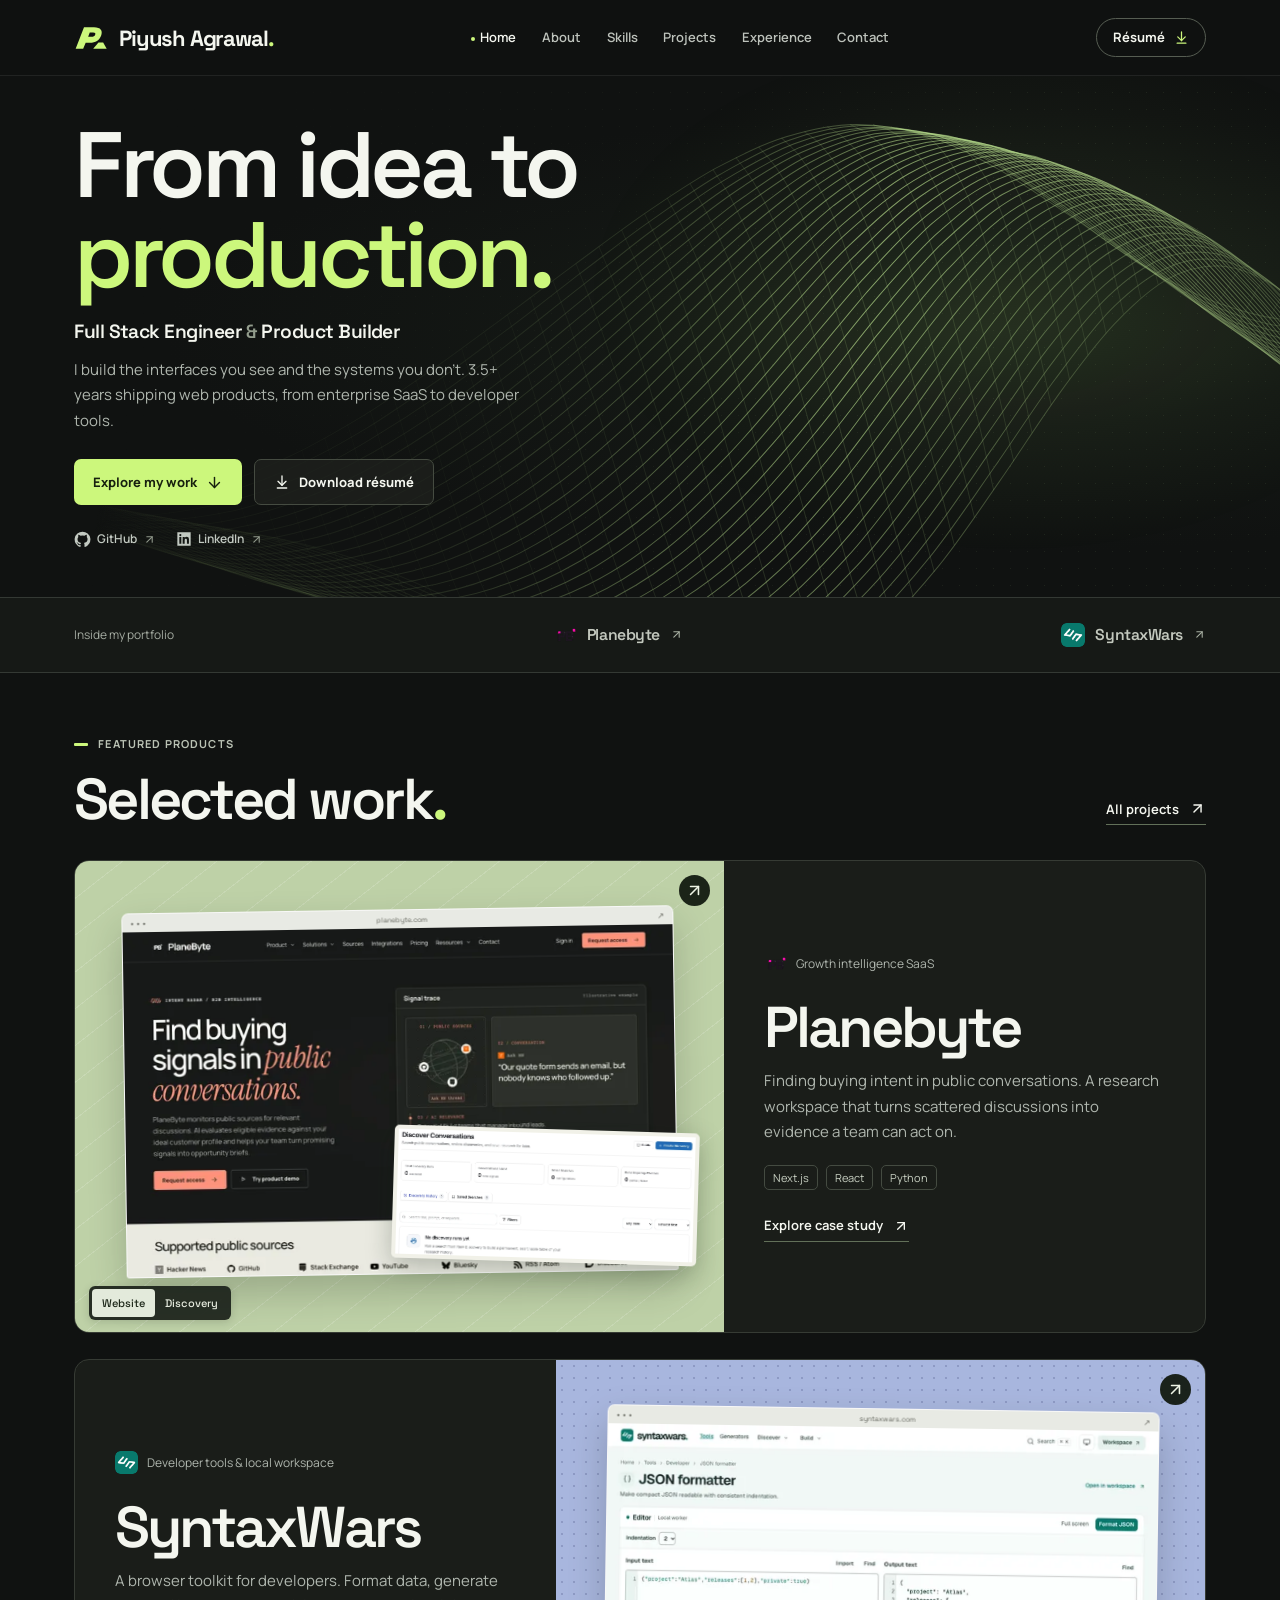
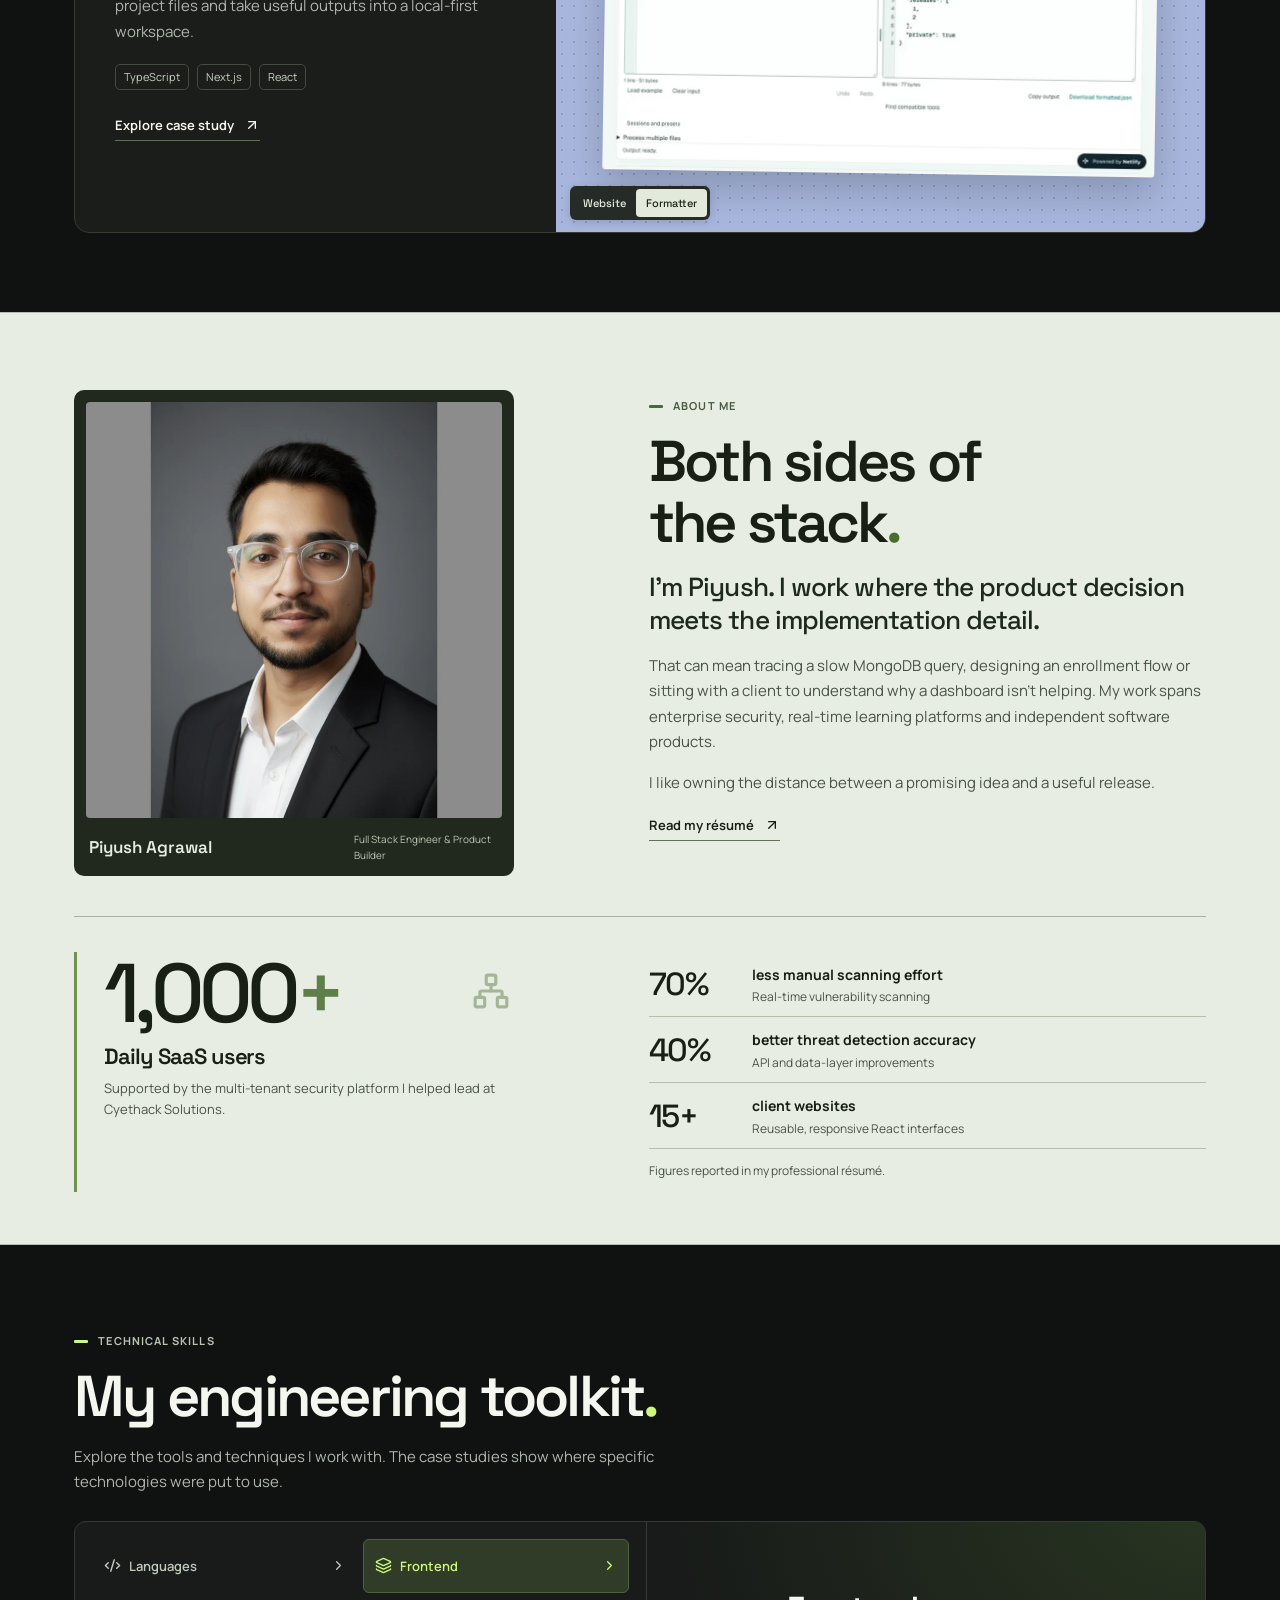
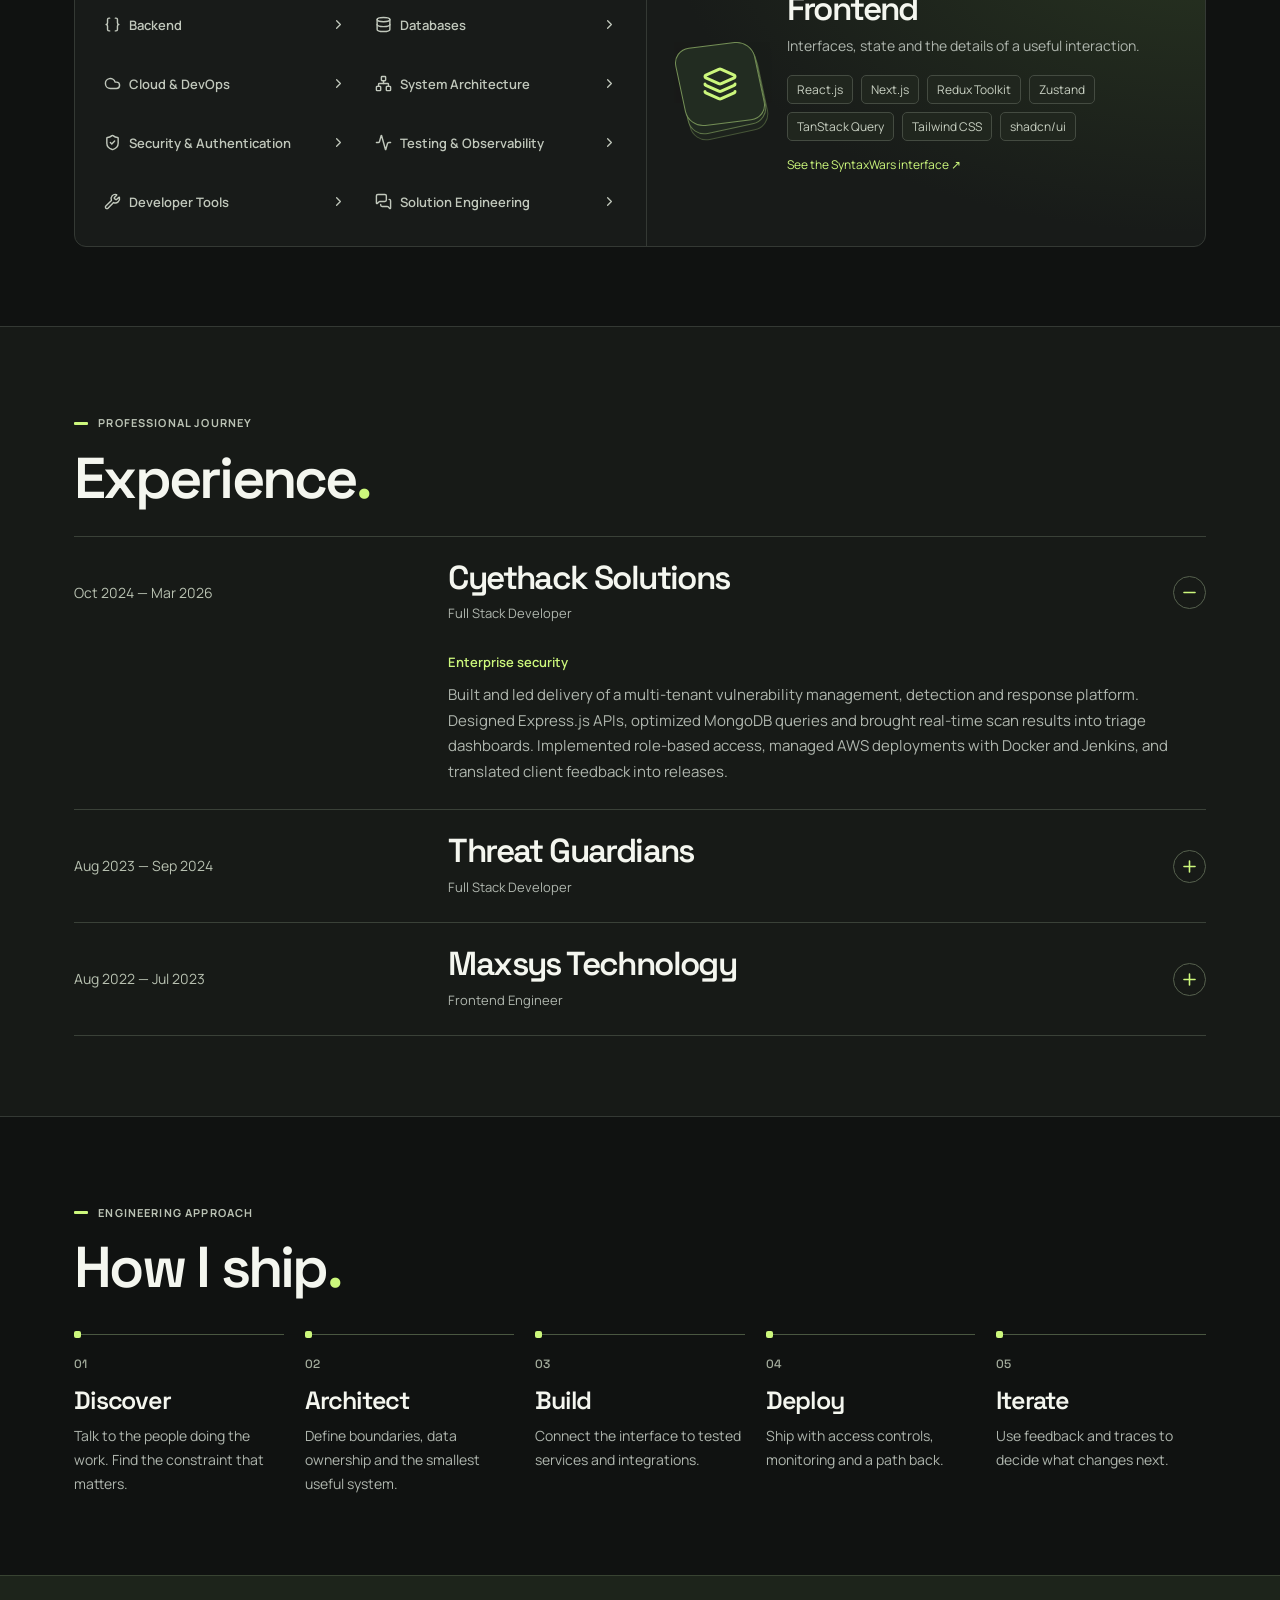
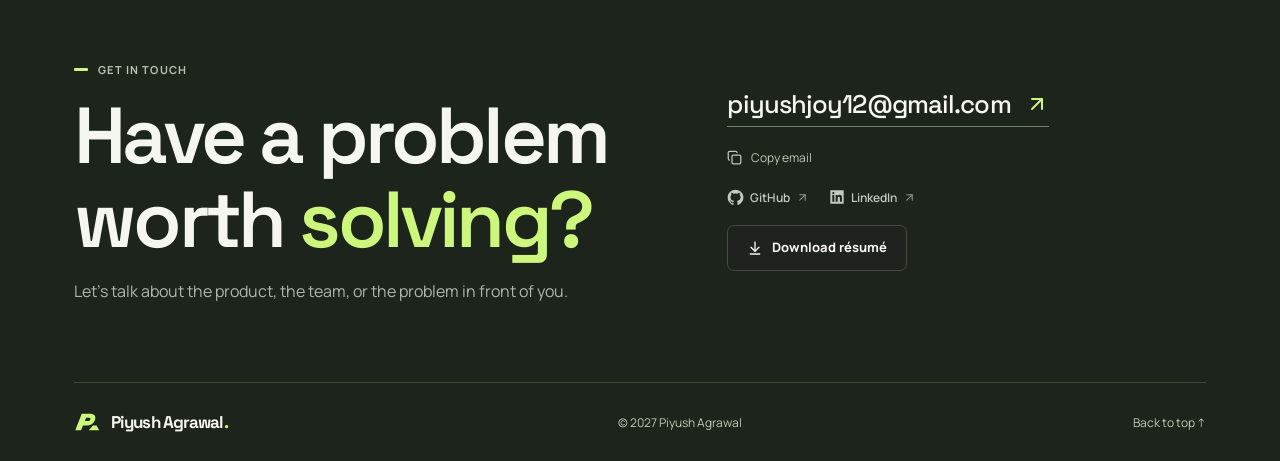
<file: index.html>
<!DOCTYPE html><html lang="en"><head><meta charSet="utf-8"/><meta name="viewport" content="width=device-width, initial-scale=1"/><link rel="preload" href="/fonts/manrope-latin-wght-normal.woff2" as="font" crossorigin="anonymous" type="font/woff2"/><link rel="preload" href="/fonts/space-grotesk-latin-wght-normal.woff2" as="font" crossorigin="anonymous" type="font/woff2"/><link rel="stylesheet" href="/_next/static/chunks/3hlre9z-t3h9k.css" data-precedence="next"/><link rel="preload" as="script" fetchPriority="low" href="/_next/static/chunks/0j1we3cwg31qe.js"/><script src="/_next/static/chunks/16d9m7jc71162.js" async=""></script><script src="/_next/static/chunks/39_j1bdzreq0m.js" async=""></script><script src="/_next/static/chunks/turbopack-2u1d16houkiyo.js" async=""></script><script src="/_next/static/chunks/0xubtizs7n94u.js" async=""></script><link rel="preload" href="/fonts/manrope-latin-wght-normal.woff2" as="font" type="font/woff2" crossorigin="anonymous"/><link rel="preload" href="/fonts/space-grotesk-latin-wght-normal.woff2" as="font" type="font/woff2" crossorigin="anonymous"/><meta name="theme-color" content="#101211"/><title>Piyush Agrawal — Full Stack Engineer &amp; Product Builder</title><meta name="description" content="Software products by Piyush Agrawal. Explore Planebyte and SyntaxWars, and 3.5+ years of full-stack engineering experience."/><meta name="robots" content="index, follow"/><link rel="canonical" href="https://piyush-agrawal6.github.io/"/><meta property="og:title" content="Piyush Agrawal — Full Stack Engineer &amp; Product Builder"/><meta property="og:description" content="Software products by Piyush Agrawal. Explore Planebyte and SyntaxWars, and 3.5+ years of full-stack engineering experience."/><meta property="og:url" content="https://piyush-agrawal6.github.io/"/><meta property="og:site_name" content="Piyush Agrawal"/><meta property="og:image" content="https://piyush-agrawal6.github.io/brand/social.jpg"/><meta property="og:image:width" content="1200"/><meta property="og:image:height" content="630"/><meta property="og:image:alt" content="Piyush Agrawal — Full Stack Engineer and Product Builder"/><meta property="og:type" content="website"/><meta name="twitter:card" content="summary_large_image"/><meta name="twitter:title" content="Piyush Agrawal — Full Stack Engineer &amp; Product Builder"/><meta name="twitter:description" content="Software products by Piyush Agrawal. Explore Planebyte and SyntaxWars, and 3.5+ years of full-stack engineering experience."/><meta name="twitter:image" content="https://piyush-agrawal6.github.io/brand/social.jpg"/><link rel="icon" href="/icon.svg?icon.29tchc7aigtrg.svg" sizes="any" type="image/svg+xml"/><script src="/_next/static/chunks/0cz1d0mv5g_q7.js" noModule=""></script></head><body id="top"><div hidden=""><!--$--><!--/$--></div><a class="skip" href="#main">Skip to content</a><header class="topbar"><div class="shell navInner"><a class="brand" href="/" aria-label="Piyush Agrawal home"><svg viewBox="0 0 42 34" aria-hidden="true" class="mark"><path fill="currentColor" d="M2 30 12 4h12c8.2 0 10.8 4.2 8.5 10.2-2.1 5.3-6.5 8.4-13.5 8.4h-5L11 30H2ZM17 15.6h4c2.2 0 3.8-1 4.4-2.6.7-1.8-.1-2.6-2.5-2.6h-4L17 15.6Z"></path><path fill="currentColor" d="m23 30 6.4-7.5H35L39.2 30H23Z"></path></svg><span>Piyush Agrawal<span class="brandDot">.</span></span></a><nav aria-label="Main" id="main-nav" data-open="false"><a href="/#home">Home</a><a href="/#about">About</a><a href="/#skills">Skills</a><a href="/#projects">Projects</a><a href="/#experience">Experience</a><a href="/#contact">Contact</a></nav><a class="navAction" href="/piyush-agrawal-resume.pdf" download="">Résumé <svg xmlns="http://www.w3.org/2000/svg" width="15" height="15" viewBox="0 0 24 24" fill="none" stroke="currentColor" stroke-width="2" stroke-linecap="round" stroke-linejoin="round" class="lucide lucide-arrow-down-to-line" aria-hidden="true"><path d="M12 17V3"></path><path d="m6 11 6 6 6-6"></path><path d="M19 21H5"></path></svg></a><button class="menuToggle" aria-expanded="false" aria-controls="main-nav" aria-label="Open menu"><svg xmlns="http://www.w3.org/2000/svg" width="24" height="24" viewBox="0 0 24 24" fill="none" stroke="currentColor" stroke-width="2" stroke-linecap="round" stroke-linejoin="round" class="lucide lucide-menu" aria-hidden="true"><path d="M4 5h16"></path><path d="M4 12h16"></path><path d="M4 19h16"></path></svg></button></div></header><main id="main"><script type="application/ld+json">{"@context":"https://schema.org","@type":"ProfilePage","url":"https://piyush-agrawal6.github.io","isPartOf":{"@type":"WebSite","name":"Piyush Agrawal","url":"https://piyush-agrawal6.github.io"},"mainEntity":{"@type":"Person","name":"Piyush Agrawal","jobTitle":"Full Stack Engineer & Product Builder","url":"https://piyush-agrawal6.github.io","sameAs":["https://github.com/piyush-agrawal6","https://www.linkedin.com/in/piyush-agrawal-me/"]}}</script><section class="hero" id="home"><div class="heroField" aria-hidden="true"><div class="fieldGrid"></div><div class="fieldLines"><svg class="pocketLines" viewBox="0 0 460 220" preserveAspectRatio="none" focusable="false"><g fill="none" stroke="#bbdb95" stroke-width=".85"><path d="M-50 214 C124 242 157 -32 285 32 S447 122 530 62"></path><path d="M-50 218 C127 246 160 -30 289 35 S447 127 530 65"></path><path d="M-50 222 C130 250 163 -28 293 38 S447 132 530 68"></path><path d="M-50 226 C133 254 166 -26 297 41 S447 137 530 71"></path><path d="M-50 230 C136 258 169 -24 301 44 S447 142 530 74"></path><path d="M-50 234 C139 262 172 -22 305 47 S447 147 530 77"></path><path d="M-50 238 C142 266 175 -20 309 50 S447 152 530 80"></path><path d="M-50 242 C145 270 178 -18 313 53 S447 157 530 83"></path><path d="M-50 246 C148 274 181 -16 317 56 S447 162 530 86"></path><path d="M-50 250 C151 278 184 -14 321 59 S447 167 530 89"></path><path d="M-50 254 C154 282 187 -12 325 62 S447 172 530 92"></path><path d="M-50 258 C157 286 190 -10 329 65 S447 177 530 95"></path><path d="M-50 262 C160 290 193 -8 333 68 S447 182 530 98"></path><path d="M-50 266 C163 294 196 -6 337 71 S447 187 530 101"></path><path d="M-50 270 C166 298 199 -4 341 74 S447 192 530 104"></path><path d="M-50 274 C169 302 202 -2 345 77 S447 197 530 107"></path><path d="M-50 278 C172 306 205 0 349 80 S447 202 530 110"></path><path d="M-50 282 C175 310 208 2 353 83 S447 207 530 113"></path><path d="M-50 286 C178 314 211 4 357 86 S447 212 530 116"></path></g></svg></div><div class="fieldLight"></div></div><div class="shell heroLayout"><div class="heroText"><h1>From idea to<br/><em>production.</em></h1><h2>Full Stack Engineer <span>&amp;</span> Product Builder</h2><p>I build the interfaces you see and the systems you don’t. 3.5+ years shipping web products, from enterprise SaaS to developer tools.</p><div class="actions"><a class="btn primary" href="#projects">Explore my work <svg xmlns="http://www.w3.org/2000/svg" width="17" height="17" viewBox="0 0 24 24" fill="none" stroke="currentColor" stroke-width="2" stroke-linecap="round" stroke-linejoin="round" class="lucide lucide-arrow-down" aria-hidden="true"><path d="M12 5v14"></path><path d="m19 12-7 7-7-7"></path></svg></a><a class="btn outline" href="/piyush-agrawal-resume.pdf" download=""><svg xmlns="http://www.w3.org/2000/svg" width="16" height="16" viewBox="0 0 24 24" fill="none" stroke="currentColor" stroke-width="2" stroke-linecap="round" stroke-linejoin="round" class="lucide lucide-arrow-down-to-line" aria-hidden="true"><path d="M12 17V3"></path><path d="m6 11 6 6 6-6"></path><path d="M19 21H5"></path></svg> Download résumé</a></div><div class="socials"><a class="social" href="https://github.com/piyush-agrawal6"><svg aria-hidden="true" width="17" height="17" viewBox="0 0 24 24" fill="currentColor"><path d="M12 .9a11.1 11.1 0 0 0-3.51 21.63c.56.1.76-.24.76-.54v-2.07c-3.08.67-3.73-1.31-3.73-1.31-.51-1.28-1.24-1.62-1.24-1.62-1.01-.69.08-.68.08-.68 1.12.08 1.7 1.14 1.7 1.14 1 1.69 2.61 1.2 3.25.91.1-.72.39-1.2.71-1.48-2.46-.29-5.05-1.23-5.05-5.49 0-1.21.43-2.2 1.14-2.98-.11-.28-.49-1.41.11-2.94 0 0 .93-.3 3.05 1.14a10.62 10.62 0 0 1 5.55 0c2.12-1.44 3.05-1.14 3.05-1.14.61 1.53.23 2.66.12 2.94.72.78 1.13 1.77 1.13 2.98 0 4.27-2.6 5.2-5.08 5.48.4.35.76 1.03.76 2.07v3.05c0 .3.2.65.77.54A11.1 11.1 0 0 0 12 .9Z"></path></svg>GitHub<svg xmlns="http://www.w3.org/2000/svg" width="13" height="13" viewBox="0 0 24 24" fill="none" stroke="currentColor" stroke-width="2" stroke-linecap="round" stroke-linejoin="round" class="lucide lucide-arrow-up-right" aria-hidden="true"><path d="M7 7h10v10"></path><path d="M7 17 17 7"></path></svg></a><a class="social" href="https://www.linkedin.com/in/piyush-agrawal-me/"><svg aria-hidden="true" width="16" height="16" viewBox="0 0 24 24" fill="currentColor"><path d="M2 2h20v20H2zm3 7v10h3V9zm1.5-4.6a1.65 1.65 0 1 0 0 3.3 1.65 1.65 0 0 0 0-3.3zM10 9v10h3v-5.5c0-2.5 3.4-2.7 3.4 0V19h3v-6.7c0-4.3-4.5-4.5-6.4-2.3V9Z"></path></svg>LinkedIn<svg xmlns="http://www.w3.org/2000/svg" width="13" height="13" viewBox="0 0 24 24" fill="none" stroke="currentColor" stroke-width="2" stroke-linecap="round" stroke-linejoin="round" class="lucide lucide-arrow-up-right" aria-hidden="true"><path d="M7 7h10v10"></path><path d="M7 17 17 7"></path></svg></a></div></div></div></section><div class="companies"><div class="shell companyRow"><span>Inside my portfolio</span><a href="/projects/planebyte/"><img src="/products/planebyte-logo.png" loading="lazy" alt="" width="24" height="24"/>Planebyte<svg xmlns="http://www.w3.org/2000/svg" width="13" height="13" viewBox="0 0 24 24" fill="none" stroke="currentColor" stroke-width="2" stroke-linecap="round" stroke-linejoin="round" class="lucide lucide-arrow-up-right" aria-hidden="true"><path d="M7 7h10v10"></path><path d="M7 17 17 7"></path></svg></a><a href="/projects/syntaxwars/"><img src="/products/syntaxwars-logo.png" loading="lazy" alt="" width="24" height="24"/>SyntaxWars<svg xmlns="http://www.w3.org/2000/svg" width="13" height="13" viewBox="0 0 24 24" fill="none" stroke="currentColor" stroke-width="2" stroke-linecap="round" stroke-linejoin="round" class="lucide lucide-arrow-up-right" aria-hidden="true"><path d="M7 7h10v10"></path><path d="M7 17 17 7"></path></svg></a></div></div><section class="shell section" id="projects"><div class="sectionHead"><div><div class="label"><span></span>Featured products</div><h2>Selected work<span>.</span></h2></div><a class="textLink" href="/projects/">All projects <svg xmlns="http://www.w3.org/2000/svg" width="17" height="17" viewBox="0 0 24 24" fill="none" stroke="currentColor" stroke-width="2" stroke-linecap="round" stroke-linejoin="round" class="lucide lucide-arrow-up-right" aria-hidden="true"><path d="M7 7h10v10"></path><path d="M7 17 17 7"></path></svg></a></div><div class="showcases"><article class="showcase project-planebyte"><div class="productStage stage-planebyte interactiveStage"><div class="stagePattern"></div><div class="window"><div class="chrome"><span>● ● ●</span><small>planebyte.com</small><span>↗</span></div><img src="/products/planebyte-home.webp" srcSet="/products/planebyte-home-small.webp 700w, /products/planebyte-home.webp 1400w" sizes="(max-width:720px) 90vw, 51vw" width="1400" height="880" loading="lazy" alt="Planebyte public website"/></div><div class="floatScreen"><img src="/products/planebyte-discovery.webp" alt="Discovery workspace preview" width="1168" height="490" loading="lazy"/></div><div class="screenSwitch" aria-label="Planebyte preview"><button aria-pressed="true">Website</button><button aria-pressed="false">Discovery</button></div><a class="stageLink" href="/projects/planebyte/" aria-label="Read Planebyte case study"><svg xmlns="http://www.w3.org/2000/svg" width="19" height="19" viewBox="0 0 24 24" fill="none" stroke="currentColor" stroke-width="2" stroke-linecap="round" stroke-linejoin="round" class="lucide lucide-arrow-up-right" aria-hidden="true"><path d="M7 7h10v10"></path><path d="M7 17 17 7"></path></svg></a></div><div class="projectInfo"><div class="productIdentity"><img src="/products/planebyte-logo.png" alt="" width="26" height="26" loading="lazy"/>Growth intelligence SaaS</div><h3><a href="/projects/planebyte/">Planebyte</a></h3><p>Finding buying intent in public conversations. A research workspace that turns scattered discussions into evidence a team can act on.</p><div class="tags"><span>Next.js</span><span>React</span><span>Python</span></div><a class="textLink" href="/projects/planebyte/">Explore case study <svg xmlns="http://www.w3.org/2000/svg" width="16" height="16" viewBox="0 0 24 24" fill="none" stroke="currentColor" stroke-width="2" stroke-linecap="round" stroke-linejoin="round" class="lucide lucide-arrow-up-right" aria-hidden="true"><path d="M7 7h10v10"></path><path d="M7 17 17 7"></path></svg></a></div></article><article class="showcase project-syntaxwars"><div class="productStage stage-syntaxwars interactiveStage"><div class="stagePattern"></div><div class="window"><div class="chrome"><span>● ● ●</span><small>syntaxwars.com</small><span>↗</span></div><img src="/products/syntaxwars-tool.webp" srcSet="/products/syntaxwars-tool-small.webp 700w, /products/syntaxwars-tool.webp 1400w" sizes="(max-width:720px) 90vw, 51vw" width="1400" height="880" loading="lazy" alt="SyntaxWars JSON formatter"/></div><div class="screenSwitch" aria-label="SyntaxWars preview"><button aria-pressed="false">Website</button><button aria-pressed="true">Formatter</button></div><a class="stageLink" href="/projects/syntaxwars/" aria-label="Read SyntaxWars case study"><svg xmlns="http://www.w3.org/2000/svg" width="19" height="19" viewBox="0 0 24 24" fill="none" stroke="currentColor" stroke-width="2" stroke-linecap="round" stroke-linejoin="round" class="lucide lucide-arrow-up-right" aria-hidden="true"><path d="M7 7h10v10"></path><path d="M7 17 17 7"></path></svg></a></div><div class="projectInfo"><div class="productIdentity"><img src="/products/syntaxwars-logo.png" alt="" width="26" height="26" loading="lazy"/>Developer tools &amp; local workspace</div><h3><a href="/projects/syntaxwars/">SyntaxWars</a></h3><p>A browser toolkit for developers. Format data, generate project files and take useful outputs into a local-first workspace.</p><div class="tags"><span>TypeScript</span><span>Next.js</span><span>React</span></div><a class="textLink" href="/projects/syntaxwars/">Explore case study <svg xmlns="http://www.w3.org/2000/svg" width="16" height="16" viewBox="0 0 24 24" fill="none" stroke="currentColor" stroke-width="2" stroke-linecap="round" stroke-linejoin="round" class="lucide lucide-arrow-up-right" aria-hidden="true"><path d="M7 7h10v10"></path><path d="M7 17 17 7"></path></svg></a></div></article></div></section><section class="aboutBand" id="about"><div class="shell about"><figure class="portrait"><img src="/brand/portrait.webp" width="800" height="800" loading="lazy" alt="Piyush Agrawal"/><figcaption><strong>Piyush Agrawal</strong><span>Full Stack Engineer &amp; Product Builder</span></figcaption></figure><div class="aboutCopy"><div class="label"><span></span>About me</div><h2>Both sides of<br/>the stack<span>.</span></h2><p class="lead">I’m Piyush. I work where the product decision meets the implementation detail.</p><p>That can mean tracing a slow MongoDB query, designing an enrollment flow or sitting with a client to understand why a dashboard isn’t helping. My work spans enterprise security, real-time learning platforms and independent software products.</p><p>I like owning the distance between a promising idea and a useful release.</p><a class="textLink" href="/resume/">Read my résumé <svg xmlns="http://www.w3.org/2000/svg" width="16" height="16" viewBox="0 0 24 24" fill="none" stroke="currentColor" stroke-width="2" stroke-linecap="round" stroke-linejoin="round" class="lucide lucide-arrow-up-right" aria-hidden="true"><path d="M7 7h10v10"></path><path d="M7 17 17 7"></path></svg></a></div></div><div class="shell impact"><div class="impactMain"><svg xmlns="http://www.w3.org/2000/svg" width="24" height="24" viewBox="0 0 24 24" fill="none" stroke="currentColor" stroke-width="2" stroke-linecap="round" stroke-linejoin="round" class="lucide lucide-network" aria-hidden="true"><rect x="16" y="16" width="6" height="6" rx="1"></rect><rect x="2" y="16" width="6" height="6" rx="1"></rect><rect x="9" y="2" width="6" height="6" rx="1"></rect><path d="M5 16v-3a1 1 0 0 1 1-1h12a1 1 0 0 1 1 1v3"></path><path d="M12 12V8"></path></svg><strong>1,000<span>+</span></strong><h3>Daily SaaS users</h3><p>Supported by the multi-tenant security platform I helped lead at Cyethack Solutions.</p></div><div class="impactLines"><div><strong>70%</strong><div><b>less manual scanning effort</b><small>Real-time vulnerability scanning</small></div></div><div><strong>40%</strong><div><b>better threat detection accuracy</b><small>API and data-layer improvements</small></div></div><div><strong>15+</strong><div><b>client websites</b><small>Reusable, responsive React interfaces</small></div></div><p class="caption">Figures reported in my professional résumé.</p></div></div></section><section class="shell section" id="skills"><div class="sectionHead"><div><div class="label"><span></span>Technical skills</div><h2>My engineering toolkit<span>.</span></h2></div></div><p class="sectionIntro">Explore the tools and techniques I work with. The case studies show where specific technologies were put to use.</p><div class="skillsExplorer"><div class="domainList" aria-label="Engineering domains"><button aria-pressed="false" aria-controls="skill-view"><svg xmlns="http://www.w3.org/2000/svg" width="17" height="17" viewBox="0 0 24 24" fill="none" stroke="currentColor" stroke-width="2" stroke-linecap="round" stroke-linejoin="round" class="lucide lucide-code-xml lucide-code-2" aria-hidden="true"><path d="m18 16 4-4-4-4"></path><path d="m6 8-4 4 4 4"></path><path d="m14.5 4-5 16"></path></svg>Languages<svg xmlns="http://www.w3.org/2000/svg" width="15" height="15" viewBox="0 0 24 24" fill="none" stroke="currentColor" stroke-width="2" stroke-linecap="round" stroke-linejoin="round" class="lucide lucide-chevron-right" aria-hidden="true"><path d="m9 18 6-6-6-6"></path></svg></button><button aria-pressed="true" aria-controls="skill-view"><svg xmlns="http://www.w3.org/2000/svg" width="17" height="17" viewBox="0 0 24 24" fill="none" stroke="currentColor" stroke-width="2" stroke-linecap="round" stroke-linejoin="round" class="lucide lucide-layers lucide-layers-3" aria-hidden="true"><path d="M12.83 2.18a2 2 0 0 0-1.66 0L2.6 6.08a1 1 0 0 0 0 1.83l8.58 3.91a2 2 0 0 0 1.66 0l8.58-3.9a1 1 0 0 0 0-1.83z"></path><path d="M2 12a1 1 0 0 0 .58.91l8.6 3.91a2 2 0 0 0 1.65 0l8.58-3.9A1 1 0 0 0 22 12"></path><path d="M2 17a1 1 0 0 0 .58.91l8.6 3.91a2 2 0 0 0 1.65 0l8.58-3.9A1 1 0 0 0 22 17"></path></svg>Frontend<svg xmlns="http://www.w3.org/2000/svg" width="15" height="15" viewBox="0 0 24 24" fill="none" stroke="currentColor" stroke-width="2" stroke-linecap="round" stroke-linejoin="round" class="lucide lucide-chevron-right" aria-hidden="true"><path d="m9 18 6-6-6-6"></path></svg></button><button aria-pressed="false" aria-controls="skill-view"><svg xmlns="http://www.w3.org/2000/svg" width="17" height="17" viewBox="0 0 24 24" fill="none" stroke="currentColor" stroke-width="2" stroke-linecap="round" stroke-linejoin="round" class="lucide lucide-braces lucide-curly-braces" aria-hidden="true"><path d="M8 3H7a2 2 0 0 0-2 2v5a2 2 0 0 1-2 2 2 2 0 0 1 2 2v5c0 1.1.9 2 2 2h1"></path><path d="M16 21h1a2 2 0 0 0 2-2v-5c0-1.1.9-2 2-2a2 2 0 0 1-2-2V5a2 2 0 0 0-2-2h-1"></path></svg>Backend<svg xmlns="http://www.w3.org/2000/svg" width="15" height="15" viewBox="0 0 24 24" fill="none" stroke="currentColor" stroke-width="2" stroke-linecap="round" stroke-linejoin="round" class="lucide lucide-chevron-right" aria-hidden="true"><path d="m9 18 6-6-6-6"></path></svg></button><button aria-pressed="false" aria-controls="skill-view"><svg xmlns="http://www.w3.org/2000/svg" width="17" height="17" viewBox="0 0 24 24" fill="none" stroke="currentColor" stroke-width="2" stroke-linecap="round" stroke-linejoin="round" class="lucide lucide-database" aria-hidden="true"><ellipse cx="12" cy="5" rx="9" ry="3"></ellipse><path d="M3 5V19A9 3 0 0 0 21 19V5"></path><path d="M3 12A9 3 0 0 0 21 12"></path></svg>Databases<svg xmlns="http://www.w3.org/2000/svg" width="15" height="15" viewBox="0 0 24 24" fill="none" stroke="currentColor" stroke-width="2" stroke-linecap="round" stroke-linejoin="round" class="lucide lucide-chevron-right" aria-hidden="true"><path d="m9 18 6-6-6-6"></path></svg></button><button aria-pressed="false" aria-controls="skill-view"><svg xmlns="http://www.w3.org/2000/svg" width="17" height="17" viewBox="0 0 24 24" fill="none" stroke="currentColor" stroke-width="2" stroke-linecap="round" stroke-linejoin="round" class="lucide lucide-cloud" aria-hidden="true"><path d="M17.5 19H9a7 7 0 1 1 6.71-9h1.79a4.5 4.5 0 1 1 0 9Z"></path></svg>Cloud &amp; DevOps<svg xmlns="http://www.w3.org/2000/svg" width="15" height="15" viewBox="0 0 24 24" fill="none" stroke="currentColor" stroke-width="2" stroke-linecap="round" stroke-linejoin="round" class="lucide lucide-chevron-right" aria-hidden="true"><path d="m9 18 6-6-6-6"></path></svg></button><button aria-pressed="false" aria-controls="skill-view"><svg xmlns="http://www.w3.org/2000/svg" width="17" height="17" viewBox="0 0 24 24" fill="none" stroke="currentColor" stroke-width="2" stroke-linecap="round" stroke-linejoin="round" class="lucide lucide-network" aria-hidden="true"><rect x="16" y="16" width="6" height="6" rx="1"></rect><rect x="2" y="16" width="6" height="6" rx="1"></rect><rect x="9" y="2" width="6" height="6" rx="1"></rect><path d="M5 16v-3a1 1 0 0 1 1-1h12a1 1 0 0 1 1 1v3"></path><path d="M12 12V8"></path></svg>System Architecture<svg xmlns="http://www.w3.org/2000/svg" width="15" height="15" viewBox="0 0 24 24" fill="none" stroke="currentColor" stroke-width="2" stroke-linecap="round" stroke-linejoin="round" class="lucide lucide-chevron-right" aria-hidden="true"><path d="m9 18 6-6-6-6"></path></svg></button><button aria-pressed="false" aria-controls="skill-view"><svg xmlns="http://www.w3.org/2000/svg" width="17" height="17" viewBox="0 0 24 24" fill="none" stroke="currentColor" stroke-width="2" stroke-linecap="round" stroke-linejoin="round" class="lucide lucide-shield-check" aria-hidden="true"><path d="M20 13c0 5-3.5 7.5-7.66 8.95a1 1 0 0 1-.67-.01C7.5 20.5 4 18 4 13V6a1 1 0 0 1 1-1c2 0 4.5-1.2 6.24-2.72a1.17 1.17 0 0 1 1.52 0C14.51 3.81 17 5 19 5a1 1 0 0 1 1 1z"></path><path d="m9 12 2 2 4-4"></path></svg>Security &amp; Authentication<svg xmlns="http://www.w3.org/2000/svg" width="15" height="15" viewBox="0 0 24 24" fill="none" stroke="currentColor" stroke-width="2" stroke-linecap="round" stroke-linejoin="round" class="lucide lucide-chevron-right" aria-hidden="true"><path d="m9 18 6-6-6-6"></path></svg></button><button aria-pressed="false" aria-controls="skill-view"><svg xmlns="http://www.w3.org/2000/svg" width="17" height="17" viewBox="0 0 24 24" fill="none" stroke="currentColor" stroke-width="2" stroke-linecap="round" stroke-linejoin="round" class="lucide lucide-activity" aria-hidden="true"><path d="M22 12h-2.48a2 2 0 0 0-1.93 1.46l-2.35 8.36a.25.25 0 0 1-.48 0L9.24 2.18a.25.25 0 0 0-.48 0l-2.35 8.36A2 2 0 0 1 4.49 12H2"></path></svg>Testing &amp; Observability<svg xmlns="http://www.w3.org/2000/svg" width="15" height="15" viewBox="0 0 24 24" fill="none" stroke="currentColor" stroke-width="2" stroke-linecap="round" stroke-linejoin="round" class="lucide lucide-chevron-right" aria-hidden="true"><path d="m9 18 6-6-6-6"></path></svg></button><button aria-pressed="false" aria-controls="skill-view"><svg xmlns="http://www.w3.org/2000/svg" width="17" height="17" viewBox="0 0 24 24" fill="none" stroke="currentColor" stroke-width="2" stroke-linecap="round" stroke-linejoin="round" class="lucide lucide-wrench" aria-hidden="true"><path d="M14.7 6.3a1 1 0 0 0 0 1.4l1.6 1.6a1 1 0 0 0 1.4 0l3.106-3.105c.32-.322.863-.22.983.218a6 6 0 0 1-8.259 7.057l-7.91 7.91a1 1 0 0 1-2.999-3l7.91-7.91a6 6 0 0 1 7.057-8.259c.438.12.54.662.219.984z"></path></svg>Developer Tools<svg xmlns="http://www.w3.org/2000/svg" width="15" height="15" viewBox="0 0 24 24" fill="none" stroke="currentColor" stroke-width="2" stroke-linecap="round" stroke-linejoin="round" class="lucide lucide-chevron-right" aria-hidden="true"><path d="m9 18 6-6-6-6"></path></svg></button><button aria-pressed="false" aria-controls="skill-view"><svg xmlns="http://www.w3.org/2000/svg" width="17" height="17" viewBox="0 0 24 24" fill="none" stroke="currentColor" stroke-width="2" stroke-linecap="round" stroke-linejoin="round" class="lucide lucide-messages-square" aria-hidden="true"><path d="M16 10a2 2 0 0 1-2 2H6.828a2 2 0 0 0-1.414.586l-2.202 2.202A.71.71 0 0 1 2 14.286V4a2 2 0 0 1 2-2h10a2 2 0 0 1 2 2z"></path><path d="M20 9a2 2 0 0 1 2 2v10.286a.71.71 0 0 1-1.212.502l-2.202-2.202A2 2 0 0 0 17.172 19H10a2 2 0 0 1-2-2v-1"></path></svg>Solution Engineering<svg xmlns="http://www.w3.org/2000/svg" width="15" height="15" viewBox="0 0 24 24" fill="none" stroke="currentColor" stroke-width="2" stroke-linecap="round" stroke-linejoin="round" class="lucide lucide-chevron-right" aria-hidden="true"><path d="m9 18 6-6-6-6"></path></svg></button></div><div class="skillView" id="skill-view" aria-live="polite"><div class="domainArt" aria-hidden="true"><i></i><i></i><i></i><svg xmlns="http://www.w3.org/2000/svg" width="52" height="52" viewBox="0 0 24 24" fill="none" stroke="currentColor" stroke-width="2" stroke-linecap="round" stroke-linejoin="round" class="lucide lucide-layers lucide-layers-3" aria-hidden="true"><path d="M12.83 2.18a2 2 0 0 0-1.66 0L2.6 6.08a1 1 0 0 0 0 1.83l8.58 3.91a2 2 0 0 0 1.66 0l8.58-3.9a1 1 0 0 0 0-1.83z"></path><path d="M2 12a1 1 0 0 0 .58.91l8.6 3.91a2 2 0 0 0 1.65 0l8.58-3.9A1 1 0 0 0 22 12"></path><path d="M2 17a1 1 0 0 0 .58.91l8.6 3.91a2 2 0 0 0 1.65 0l8.58-3.9A1 1 0 0 0 22 17"></path></svg></div><div class="skillsBody"><h3>Frontend</h3><p>Interfaces, state and the details of a useful interaction.</p><ul class="chips"><li>React.js</li><li>Next.js</li><li>Redux Toolkit</li><li>Zustand</li><li>TanStack Query</li><li>Tailwind CSS</li><li>shadcn/ui</li></ul><a class="skillEvidence" href="/projects/syntaxwars/">See the SyntaxWars interface ↗</a></div></div><noscript><dl><div><dt>Languages</dt><dd>JavaScript, TypeScript, Python, SQL</dd></div><div><dt>Frontend</dt><dd>React.js, Next.js, Redux Toolkit, Zustand, TanStack Query, Tailwind CSS, shadcn/ui</dd></div><div><dt>Backend</dt><dd>Node.js, Express.js, NestJS, FastAPI, REST APIs, GraphQL, WebSockets, Webhooks</dd></div><div><dt>Databases</dt><dd>MongoDB, PostgreSQL, Redis, Prisma, Mongoose, pgvector</dd></div><div><dt>Cloud &amp; DevOps</dt><dd>AWS, Docker, Kubernetes, Terraform, CI/CD, Linux, Nginx</dd></div><div><dt>System Architecture</dt><dd>System Design (HLD &amp; LLD), Microservices, Distributed Systems, Event-Driven Architecture, Multi-Tenant SaaS, Message Queues</dd></div><div><dt>Security &amp; Authentication</dt><dd>OAuth 2.0, JWT, SSO, RBAC, OWASP</dd></div><div><dt>Testing &amp; Observability</dt><dd>Jest, Vitest, Playwright, Pytest, Postman, Sentry, OpenTelemetry, Langfuse</dd></div><div><dt>Developer Tools</dt><dd>Git, GitHub, Claude Code, OpenAI Codex, Cursor</dd></div><div><dt>Solution Engineering</dt><dd>Technical Discovery, Enterprise Integration, Rapid Prototyping, Workflow Automation, Stakeholder Management</dd></div></dl></noscript></div></section><section id="experience" class="experienceBand"><div class="shell section"><div class="label"><span></span>Professional journey</div><h2>Experience<span>.</span></h2><div class="jobs"><details open=""><summary><div class="jobYear">Oct 2024 — Mar 2026</div><div class="jobTitle"><h3>Cyethack Solutions</h3><span>Full Stack Developer</span></div><span class="jobToggle"><svg xmlns="http://www.w3.org/2000/svg" width="19" height="19" viewBox="0 0 24 24" fill="none" stroke="currentColor" stroke-width="2" stroke-linecap="round" stroke-linejoin="round" class="lucide lucide-plus" aria-hidden="true"><path d="M5 12h14"></path><path d="M12 5v14"></path></svg><svg xmlns="http://www.w3.org/2000/svg" width="19" height="19" viewBox="0 0 24 24" fill="none" stroke="currentColor" stroke-width="2" stroke-linecap="round" stroke-linejoin="round" class="lucide lucide-minus" aria-hidden="true"><path d="M5 12h14"></path></svg></span></summary><div class="jobText"><span>Enterprise security</span><p>Built and led delivery of a multi-tenant vulnerability management, detection and response platform.<!-- --> <!-- -->Designed Express.js APIs, optimized MongoDB queries and brought real-time scan results into triage dashboards. Implemented role-based access, managed AWS deployments with Docker and Jenkins, and translated client feedback into releases.</p></div></details><details><summary><div class="jobYear">Aug 2023 — Sep 2024</div><div class="jobTitle"><h3>Threat Guardians</h3><span>Full Stack Developer</span></div><span class="jobToggle"><svg xmlns="http://www.w3.org/2000/svg" width="19" height="19" viewBox="0 0 24 24" fill="none" stroke="currentColor" stroke-width="2" stroke-linecap="round" stroke-linejoin="round" class="lucide lucide-plus" aria-hidden="true"><path d="M5 12h14"></path><path d="M12 5v14"></path></svg><svg xmlns="http://www.w3.org/2000/svg" width="19" height="19" viewBox="0 0 24 24" fill="none" stroke="currentColor" stroke-width="2" stroke-linecap="round" stroke-linejoin="round" class="lucide lucide-minus" aria-hidden="true"><path d="M5 12h14"></path></svg></span></summary><div class="jobText"><span>Real-time learning</span><p>Led a five-member team delivering a learning platform connected to a cloud-based cyber range.<!-- --> <!-- -->Combined Node.js, Firebase and Socket.io for notifications. Integrated Stripe and role-based enrollment, built administration workflows and mentored cloud interns.</p></div></details><details><summary><div class="jobYear">Aug 2022 — Jul 2023</div><div class="jobTitle"><h3>Maxsys Technology</h3><span>Frontend Engineer</span></div><span class="jobToggle"><svg xmlns="http://www.w3.org/2000/svg" width="19" height="19" viewBox="0 0 24 24" fill="none" stroke="currentColor" stroke-width="2" stroke-linecap="round" stroke-linejoin="round" class="lucide lucide-plus" aria-hidden="true"><path d="M5 12h14"></path><path d="M12 5v14"></path></svg><svg xmlns="http://www.w3.org/2000/svg" width="19" height="19" viewBox="0 0 24 24" fill="none" stroke="currentColor" stroke-width="2" stroke-linecap="round" stroke-linejoin="round" class="lucide lucide-minus" aria-hidden="true"><path d="M5 12h14"></path></svg></span></summary><div class="jobText"><span>Frontend engineering</span><p>Modernized client websites with responsive React interfaces and reusable components.<!-- --> <!-- -->Led a four-person modernization team and worked with UX designers on legacy interfaces. Standardized Redux state management and tuned Webpack and Babel to reduce initial load time.</p></div></details></div></div></section><section class="shell section approach"><div class="label"><span></span>Engineering approach</div><h2>How I ship<span>.</span></h2><ol><li><span>0<!-- -->1</span><h3>Discover</h3><p>Talk to the people doing the work. Find the constraint that matters.</p></li><li><span>0<!-- -->2</span><h3>Architect</h3><p>Define boundaries, data ownership and the smallest useful system.</p></li><li><span>0<!-- -->3</span><h3>Build</h3><p>Connect the interface to tested services and integrations.</p></li><li><span>0<!-- -->4</span><h3>Deploy</h3><p>Ship with access controls, monitoring and a path back.</p></li><li><span>0<!-- -->5</span><h3>Iterate</h3><p>Use feedback and traces to decide what changes next.</p></li></ol></section><!--$--><!--/$--></main><footer id="contact"><div class="shell"><div class="contactMain"><div><div class="label"><span></span>Get in touch</div><h2>Have a problem<br/>worth <em>solving?</em></h2><p>Let’s talk about the product, the team, or the problem in front of you.</p></div><div class="contactRight"><a class="contactMail" href="mailto:piyushjoy12@gmail.com">piyushjoy12@gmail.com<svg xmlns="http://www.w3.org/2000/svg" width="24" height="24" viewBox="0 0 24 24" fill="none" stroke="currentColor" stroke-width="2" stroke-linecap="round" stroke-linejoin="round" class="lucide lucide-arrow-up-right" aria-hidden="true"><path d="M7 7h10v10"></path><path d="M7 17 17 7"></path></svg></a><button class="copy smallLink"><svg xmlns="http://www.w3.org/2000/svg" width="15" height="15" viewBox="0 0 24 24" fill="none" stroke="currentColor" stroke-width="2" stroke-linecap="round" stroke-linejoin="round" class="lucide lucide-copy" aria-hidden="true"><rect width="14" height="14" x="8" y="8" rx="2" ry="2"></rect><path d="M4 16c-1.1 0-2-.9-2-2V4c0-1.1.9-2 2-2h10c1.1 0 2 .9 2 2"></path></svg><span aria-live="polite">Copy email</span></button><div class="socials"><a class="social" href="https://github.com/piyush-agrawal6"><svg aria-hidden="true" width="17" height="17" viewBox="0 0 24 24" fill="currentColor"><path d="M12 .9a11.1 11.1 0 0 0-3.51 21.63c.56.1.76-.24.76-.54v-2.07c-3.08.67-3.73-1.31-3.73-1.31-.51-1.28-1.24-1.62-1.24-1.62-1.01-.69.08-.68.08-.68 1.12.08 1.7 1.14 1.7 1.14 1 1.69 2.61 1.2 3.25.91.1-.72.39-1.2.71-1.48-2.46-.29-5.05-1.23-5.05-5.49 0-1.21.43-2.2 1.14-2.98-.11-.28-.49-1.41.11-2.94 0 0 .93-.3 3.05 1.14a10.62 10.62 0 0 1 5.55 0c2.12-1.44 3.05-1.14 3.05-1.14.61 1.53.23 2.66.12 2.94.72.78 1.13 1.77 1.13 2.98 0 4.27-2.6 5.2-5.08 5.48.4.35.76 1.03.76 2.07v3.05c0 .3.2.65.77.54A11.1 11.1 0 0 0 12 .9Z"></path></svg>GitHub<svg xmlns="http://www.w3.org/2000/svg" width="13" height="13" viewBox="0 0 24 24" fill="none" stroke="currentColor" stroke-width="2" stroke-linecap="round" stroke-linejoin="round" class="lucide lucide-arrow-up-right" aria-hidden="true"><path d="M7 7h10v10"></path><path d="M7 17 17 7"></path></svg></a><a class="social" href="https://www.linkedin.com/in/piyush-agrawal-me/"><svg aria-hidden="true" width="16" height="16" viewBox="0 0 24 24" fill="currentColor"><path d="M2 2h20v20H2zm3 7v10h3V9zm1.5-4.6a1.65 1.65 0 1 0 0 3.3 1.65 1.65 0 0 0 0-3.3zM10 9v10h3v-5.5c0-2.5 3.4-2.7 3.4 0V19h3v-6.7c0-4.3-4.5-4.5-6.4-2.3V9Z"></path></svg>LinkedIn<svg xmlns="http://www.w3.org/2000/svg" width="13" height="13" viewBox="0 0 24 24" fill="none" stroke="currentColor" stroke-width="2" stroke-linecap="round" stroke-linejoin="round" class="lucide lucide-arrow-up-right" aria-hidden="true"><path d="M7 7h10v10"></path><path d="M7 17 17 7"></path></svg></a></div><a class="btn outline" href="/piyush-agrawal-resume.pdf" download=""><svg xmlns="http://www.w3.org/2000/svg" width="16" height="16" viewBox="0 0 24 24" fill="none" stroke="currentColor" stroke-width="2" stroke-linecap="round" stroke-linejoin="round" class="lucide lucide-arrow-down-to-line" aria-hidden="true"><path d="M12 17V3"></path><path d="m6 11 6 6 6-6"></path><path d="M19 21H5"></path></svg> Download résumé</a></div></div><div class="base"><a class="brand" href="/" aria-label="Piyush Agrawal home"><svg viewBox="0 0 42 34" aria-hidden="true" class="mark"><path fill="currentColor" d="M2 30 12 4h12c8.2 0 10.8 4.2 8.5 10.2-2.1 5.3-6.5 8.4-13.5 8.4h-5L11 30H2ZM17 15.6h4c2.2 0 3.8-1 4.4-2.6.7-1.8-.1-2.6-2.5-2.6h-4L17 15.6Z"></path><path fill="currentColor" d="m23 30 6.4-7.5H35L39.2 30H23Z"></path></svg><span>Piyush Agrawal<span class="brandDot">.</span></span></a><span>© 2027 Piyush Agrawal</span><a href="#top">Back to top ↑</a></div></div></footer><script id="_R_">(globalThis["TURBOPACK"] || (globalThis["TURBOPACK"] = [])).push({"otherChunks":["static/chunks/0j1we3cwg31qe.js","static/chunks/16d9m7jc71162.js","static/chunks/39_j1bdzreq0m.js"],"runtimeModuleIds":[94553]});</script><script src="/_next/static/chunks/0j1we3cwg31qe.js" async=""></script><script>(self.__next_f=self.__next_f||[]).push([0])</script><script>self.__next_f.push([1,"1:\"$Sreact.fragment\"\n2:\"/_next/static/chunks/0xubtizs7n94u.js\"\n3:I[1025,[\"$2\"],\"Header\"]\n4:I[39756,[\"$2\"],\"default\"]\n5:I[37457,[\"$2\"],\"default\"]\n6:I[5014,[\"$2\"],\"default\"]\n7:I[1025,[\"$2\"],\"CopyEmail\"]\nc:I[68027,[\"$2\"],\"default\",1]\n:HL[\"/_next/static/chunks/3hlre9z-t3h9k.css\",\"style\"]\n:HL[\"/fonts/manrope-latin-wght-normal.woff2\",\"font\",{\"crossOrigin\":\"anonymous\",\"type\":\"font/woff2\"}]\n:HL[\"/fonts/space-grotesk-latin-wght-normal.woff2\",\"font\",{\"crossOrigin\":\"anonymous\",\"type\":\"font/woff2\"}]\n9:[[\"children\",{\"s\":\"__PAGE__\",\"h\":512,\"d\":{\"r\":\"$La\",\"p\":false,\"v\":null}}]]\n"])</script><script>self.__next_f.push([1,"0:{\"P\":null,\"c\":[\"\",\"\"],\"q\":\"\",\"i\":false,\"t\":{\"t\":{\"s\":\"\",\"h\":528,\"d\":{\"r\":[\"$\",\"$1\",\"c\",{\"children\":[[[\"$\",\"link\",\"0\",{\"rel\":\"stylesheet\",\"href\":\"/_next/static/chunks/3hlre9z-t3h9k.css\",\"precedence\":\"next\",\"crossOrigin\":\"$undefined\",\"nonce\":\"$undefined\"}],[\"$\",\"script\",\"script-0\",{\"src\":\"/_next/static/chunks/0xubtizs7n94u.js\",\"async\":true,\"nonce\":\"$undefined\"}]],[\"$\",\"html\",null,{\"lang\":\"en\",\"children\":[[\"$\",\"head\",null,{\"children\":[[\"$\",\"link\",null,{\"rel\":\"preload\",\"href\":\"/fonts/manrope-latin-wght-normal.woff2\",\"as\":\"font\",\"type\":\"font/woff2\",\"crossOrigin\":\"anonymous\"}],[\"$\",\"link\",null,{\"rel\":\"preload\",\"href\":\"/fonts/space-grotesk-latin-wght-normal.woff2\",\"as\":\"font\",\"type\":\"font/woff2\",\"crossOrigin\":\"anonymous\"}]]}],[\"$\",\"body\",null,{\"id\":\"top\",\"children\":[[\"$\",\"a\",null,{\"className\":\"skip\",\"href\":\"#main\",\"children\":\"Skip to content\"}],[\"$\",\"$L3\",null,{}],[\"$\",\"main\",null,{\"id\":\"main\",\"children\":[\"$\",\"$L4\",null,{\"parallelRouterKey\":\"children\",\"error\":\"$undefined\",\"errorStyles\":\"$undefined\",\"errorScripts\":\"$undefined\",\"template\":[\"$\",\"$L5\",null,{}],\"templateStyles\":\"$undefined\",\"templateScripts\":\"$undefined\",\"notFound\":[[\"$\",\"section\",null,{\"className\":\"shell section pageTop\",\"children\":[[\"$\",\"p\",null,{\"className\":\"label\",\"children\":\"404 · Page not found\"}],[\"$\",\"h1\",null,{\"children\":\"Lost the thread?\"}],[\"$\",\"p\",null,{\"className\":\"pageIntro\",\"children\":\"This page isn’t part of the portfolio.\"}],[\"$\",\"a\",null,{\"className\":\"btn primary\",\"href\":\"/\",\"children\":\"Back to home ↗\"}]]}],[]],\"forbidden\":\"$undefined\",\"unauthorized\":\"$undefined\"}]}],[\"$\",\"footer\",null,{\"id\":\"contact\",\"children\":[\"$\",\"div\",null,{\"className\":\"shell\",\"children\":[[\"$\",\"div\",null,{\"className\":\"contactMain\",\"children\":[[\"$\",\"div\",null,{\"children\":[[\"$\",\"div\",null,{\"className\":\"label\",\"children\":[[\"$\",\"span\",null,{}],\"Get in touch\"]}],[\"$\",\"h2\",null,{\"children\":[\"Have a problem\",[\"$\",\"br\",null,{}],\"worth \",[\"$\",\"em\",null,{\"children\":\"solving?\"}]]}],[\"$\",\"p\",null,{\"children\":\"Let’s talk about the product, the team, or the problem in front of you.\"}]]}],[\"$\",\"div\",null,{\"className\":\"contactRight\",\"children\":[[\"$\",\"a\",null,{\"className\":\"contactMail\",\"href\":\"mailto:piyushjoy12@gmail.com\",\"children\":[\"piyushjoy12@gmail.com\",[\"$\",\"$L6\",null,{\"ref\":\"$undefined\",\"icon\":{\"name\":\"arrow-up-right\",\"size\":24,\"node\":[[\"path\",{\"d\":\"M7 7h10v10\",\"key\":\"1tivn9\"}],[\"path\",{\"d\":\"M7 17 17 7\",\"key\":\"1vkiza\"}]]},\"className\":\"$undefined\"}]]}],[\"$\",\"$L7\",null,{}],[\"$\",\"div\",null,{\"className\":\"socials\",\"children\":[[\"$\",\"a\",null,{\"className\":\"social\",\"href\":\"https://github.com/piyush-agrawal6\",\"children\":[[\"$\",\"svg\",null,{\"aria-hidden\":\"true\",\"width\":\"17\",\"height\":\"17\",\"viewBox\":\"0 0 24 24\",\"fill\":\"currentColor\",\"children\":[\"$\",\"path\",null,{\"d\":\"M12 .9a11.1 11.1 0 0 0-3.51 21.63c.56.1.76-.24.76-.54v-2.07c-3.08.67-3.73-1.31-3.73-1.31-.51-1.28-1.24-1.62-1.24-1.62-1.01-.69.08-.68.08-.68 1.12.08 1.7 1.14 1.7 1.14 1 1.69 2.61 1.2 3.25.91.1-.72.39-1.2.71-1.48-2.46-.29-5.05-1.23-5.05-5.49 0-1.21.43-2.2 1.14-2.98-.11-.28-.49-1.41.11-2.94 0 0 .93-.3 3.05 1.14a10.62 10.62 0 0 1 5.55 0c2.12-1.44 3.05-1.14 3.05-1.14.61 1.53.23 2.66.12 2.94.72.78 1.13 1.77 1.13 2.98 0 4.27-2.6 5.2-5.08 5.48.4.35.76 1.03.76 2.07v3.05c0 .3.2.65.77.54A11.1 11.1 0 0 0 12 .9Z\"}]}],\"GitHub\",[\"$\",\"$L6\",null,{\"ref\":\"$undefined\",\"icon\":\"$0:t:t:d:r:props:children:1:props:children:1:props:children:3:props:children:props:children:0:props:children:1:props:children:0:props:children:1:props:icon\",\"className\":\"$undefined\",\"size\":13}]]}],[\"$\",\"a\",null,{\"className\":\"social\",\"href\":\"https://www.linkedin.com/in/piyush-agrawal-me/\",\"children\":[[\"$\",\"svg\",null,{\"aria-hidden\":\"true\",\"width\":\"16\",\"height\":\"16\",\"viewBox\":\"0 0 24 24\",\"fill\":\"currentColor\",\"children\":[\"$\",\"path\",null,{\"d\":\"M2 2h20v20H2zm3 7v10h3V9zm1.5-4.6a1.65 1.65 0 1 0 0 3.3 1.65 1.65 0 0 0 0-3.3zM10 9v10h3v-5.5c0-2.5 3.4-2.7 3.4 0V19h3v-6.7c0-4.3-4.5-4.5-6.4-2.3V9Z\"}]}],\"LinkedIn\",[\"$\",\"$L6\",null,{\"ref\":\"$undefined\",\"icon\":\"$0:t:t:d:r:props:children:1:props:children:1:props:children:3:props:children:props:children:0:props:children:1:props:children:0:props:children:1:props:icon\",\"className\":\"$undefined\",\"size\":13}]]}]]}],[\"$\",\"a\",null,{\"className\":\"btn outline\",\"href\":\"/piyush-agrawal-resume.pdf\",\"download\":true,\"children\":[[\"$\",\"$L6\",null,{\"ref\":\"$undefined\",\"icon\":{\"name\":\"arrow-down-to-line\",\"size\":24,\"node\":[[\"path\",{\"d\":\"M12 17V3\",\"key\":\"1cwfxf\"}],[\"path\",{\"d\":\"m6 11 6 6 6-6\",\"key\":\"12ii2o\"}],[\"path\",{\"d\":\"M19 21H5\",\"key\":\"150jfl\"}]]},\"className\":\"$undefined\",\"size\":16}],\" Download résumé\"]}]]}]]}],[\"$\",\"div\",null,{\"className\":\"base\",\"children\":[[\"$\",\"a\",null,{\"className\":\"brand\",\"href\":\"/\",\"aria-label\":\"Piyush Agrawal home\",\"children\":[[\"$\",\"svg\",null,{\"viewBox\":\"0 0 42 34\",\"aria-hidden\":\"true\",\"className\":\"mark\",\"children\":[[\"$\",\"path\",null,{\"fill\":\"currentColor\",\"d\":\"M2 30 12 4h12c8.2 0 10.8 4.2 8.5 10.2-2.1 5.3-6.5 8.4-13.5 8.4h-5L11 30H2ZM17 15.6h4c2.2 0 3.8-1 4.4-2.6.7-1.8-.1-2.6-2.5-2.6h-4L17 15.6Z\"}],[\"$\",\"path\",null,{\"fill\":\"currentColor\",\"d\":\"m23 30 6.4-7.5H35L39.2 30H23Z\"}]]}],[\"$\",\"span\",null,{\"children\":[\"Piyush Agrawal\",[\"$\",\"span\",null,{\"className\":\"brandDot\",\"children\":\".\"}]]}]]}],[\"$\",\"span\",null,{\"children\":\"© 2027 Piyush Agrawal\"}],\"$L8\"]}]]}]}]]}]]}]]}],\"p\":false,\"v\":null},\"c\":\"$Q9\"},\"h\":{\"r\":\"$Lb\",\"p\":false,\"v\":null}},\"m\":\"$undefined\",\"G\":[\"$c\",[\"$Ld\"]],\"S\":true,\"r\":\"$undefined\",\"s\":\"$undefined\",\"a\":\"$undefined\",\"l\":\"$undefined\",\"p\":\"$undefined\",\"d\":\"$undefined\",\"b\":\"0__WOv9PfR0BDg-CtC9AK\"}\n"])</script><script>self.__next_f.push([1,"e:I[25150,[\"$2\"],\"default\"]\n19:\"ViewportBoundary\"\n1a:I[97367,[\"$2\"],\"$19\"]\n1c:\"MetadataBoundary\"\n1d:I[97367,[\"$2\"],\"$1c\"]\n1e:\"$Sreact.suspense\"\n8:[\"$\",\"a\",null,{\"href\":\"#top\",\"children\":\"Back to top ↑\"}]\n"])</script><script>self.__next_f.push([1,"a:[\"$\",\"$1\",\"c\",{\"children\":[[[\"$\",\"script\",null,{\"type\":\"application/ld+json\",\"dangerouslySetInnerHTML\":{\"__html\":\"{\\\"@context\\\":\\\"https://schema.org\\\",\\\"@type\\\":\\\"ProfilePage\\\",\\\"url\\\":\\\"https://piyush-agrawal6.github.io\\\",\\\"isPartOf\\\":{\\\"@type\\\":\\\"WebSite\\\",\\\"name\\\":\\\"Piyush Agrawal\\\",\\\"url\\\":\\\"https://piyush-agrawal6.github.io\\\"},\\\"mainEntity\\\":{\\\"@type\\\":\\\"Person\\\",\\\"name\\\":\\\"Piyush Agrawal\\\",\\\"jobTitle\\\":\\\"Full Stack Engineer \u0026 Product Builder\\\",\\\"url\\\":\\\"https://piyush-agrawal6.github.io\\\",\\\"sameAs\\\":[\\\"https://github.com/piyush-agrawal6\\\",\\\"https://www.linkedin.com/in/piyush-agrawal-me/\\\"]}}\"}}],[[\"$\",\"section\",null,{\"className\":\"hero\",\"id\":\"home\",\"children\":[[\"$\",\"$Le\",null,{}],[\"$\",\"div\",null,{\"className\":\"shell heroLayout\",\"children\":[\"$\",\"div\",null,{\"className\":\"heroText\",\"children\":[[\"$\",\"h1\",null,{\"children\":[\"From idea to\",[\"$\",\"br\",null,{}],[\"$\",\"em\",null,{\"children\":\"production.\"}]]}],[\"$\",\"h2\",null,{\"children\":[\"Full Stack Engineer \",[\"$\",\"span\",null,{\"children\":\"\u0026\"}],\" Product Builder\"]}],[\"$\",\"p\",null,{\"children\":\"I build the interfaces you see and the systems you don’t. 3.5+ years shipping web products, from enterprise SaaS to developer tools.\"}],[\"$\",\"div\",null,{\"className\":\"actions\",\"children\":[[\"$\",\"a\",null,{\"className\":\"btn primary\",\"href\":\"#projects\",\"children\":[\"Explore my work \",[\"$\",\"$L6\",null,{\"ref\":\"$undefined\",\"icon\":{\"name\":\"arrow-down\",\"size\":24,\"node\":[[\"path\",{\"d\":\"M12 5v14\",\"key\":\"s699le\"}],[\"path\",{\"d\":\"m19 12-7 7-7-7\",\"key\":\"1idqje\"}]]},\"className\":\"$undefined\",\"size\":17}]]}],[\"$\",\"a\",null,{\"className\":\"btn outline\",\"href\":\"/piyush-agrawal-resume.pdf\",\"download\":true,\"children\":[[\"$\",\"$L6\",null,{\"ref\":\"$undefined\",\"icon\":\"$0:t:t:d:r:props:children:1:props:children:1:props:children:3:props:children:props:children:0:props:children:1:props:children:3:props:children:0:props:icon\",\"className\":\"$undefined\",\"size\":16}],\" Download résumé\"]}]]}],[\"$\",\"div\",null,{\"className\":\"socials\",\"children\":[[\"$\",\"a\",null,{\"className\":\"social\",\"href\":\"https://github.com/piyush-agrawal6\",\"children\":[[\"$\",\"svg\",null,{\"aria-hidden\":\"true\",\"width\":\"17\",\"height\":\"17\",\"viewBox\":\"0 0 24 24\",\"fill\":\"currentColor\",\"children\":[\"$\",\"path\",null,{\"d\":\"M12 .9a11.1 11.1 0 0 0-3.51 21.63c.56.1.76-.24.76-.54v-2.07c-3.08.67-3.73-1.31-3.73-1.31-.51-1.28-1.24-1.62-1.24-1.62-1.01-.69.08-.68.08-.68 1.12.08 1.7 1.14 1.7 1.14 1 1.69 2.61 1.2 3.25.91.1-.72.39-1.2.71-1.48-2.46-.29-5.05-1.23-5.05-5.49 0-1.21.43-2.2 1.14-2.98-.11-.28-.49-1.41.11-2.94 0 0 .93-.3 3.05 1.14a10.62 10.62 0 0 1 5.55 0c2.12-1.44 3.05-1.14 3.05-1.14.61 1.53.23 2.66.12 2.94.72.78 1.13 1.77 1.13 2.98 0 4.27-2.6 5.2-5.08 5.48.4.35.76 1.03.76 2.07v3.05c0 .3.2.65.77.54A11.1 11.1 0 0 0 12 .9Z\"}]}],\"GitHub\",[\"$\",\"$L6\",null,{\"ref\":\"$undefined\",\"icon\":\"$0:t:t:d:r:props:children:1:props:children:1:props:children:3:props:children:props:children:0:props:children:1:props:children:0:props:children:1:props:icon\",\"className\":\"$undefined\",\"size\":13}]]}],[\"$\",\"a\",null,{\"className\":\"social\",\"href\":\"https://www.linkedin.com/in/piyush-agrawal-me/\",\"children\":[[\"$\",\"svg\",null,{\"aria-hidden\":\"true\",\"width\":\"16\",\"height\":\"16\",\"viewBox\":\"0 0 24 24\",\"fill\":\"currentColor\",\"children\":[\"$\",\"path\",null,{\"d\":\"M2 2h20v20H2zm3 7v10h3V9zm1.5-4.6a1.65 1.65 0 1 0 0 3.3 1.65 1.65 0 0 0 0-3.3zM10 9v10h3v-5.5c0-2.5 3.4-2.7 3.4 0V19h3v-6.7c0-4.3-4.5-4.5-6.4-2.3V9Z\"}]}],\"LinkedIn\",[\"$\",\"$L6\",null,{\"ref\":\"$undefined\",\"icon\":\"$0:t:t:d:r:props:children:1:props:children:1:props:children:3:props:children:props:children:0:props:children:1:props:children:0:props:children:1:props:icon\",\"className\":\"$undefined\",\"size\":13}]]}]]}]]}]}]]}],[\"$\",\"div\",null,{\"className\":\"companies\",\"children\":[\"$\",\"div\",null,{\"className\":\"shell companyRow\",\"children\":[[\"$\",\"span\",null,{\"children\":\"Inside my portfolio\"}],[[\"$\",\"a\",\"planebyte\",{\"href\":\"/projects/planebyte/\",\"children\":[[\"$\",\"img\",null,{\"src\":\"/products/planebyte-logo.png\",\"loading\":\"lazy\",\"alt\":\"\",\"width\":\"24\",\"height\":\"24\"}],\"Planebyte\",[\"$\",\"$L6\",null,{\"ref\":\"$undefined\",\"icon\":\"$0:t:t:d:r:props:children:1:props:children:1:props:children:3:props:children:props:children:0:props:children:1:props:children:0:props:children:1:props:icon\",\"className\":\"$undefined\",\"size\":13}]]}],[\"$\",\"a\",\"syntaxwars\",{\"href\":\"/projects/syntaxwars/\",\"children\":[[\"$\",\"img\",null,{\"src\":\"/products/syntaxwars-logo.png\",\"loading\":\"lazy\",\"alt\":\"\",\"width\":\"24\",\"height\":\"24\"}],\"SyntaxWars\",[\"$\",\"$L6\",null,{\"ref\":\"$undefined\",\"icon\":\"$0:t:t:d:r:props:children:1:props:children:1:props:children:3:props:children:props:children:0:props:children:1:props:children:0:props:children:1:props:icon\",\"className\":\"$undefined\",\"size\":13}]]}]]]}]}],[\"$\",\"section\",null,{\"className\":\"shell section\",\"id\":\"projects\",\"children\":[[\"$\",\"div\",null,{\"className\":\"sectionHead\",\"children\":[[\"$\",\"div\",null,{\"children\":[[\"$\",\"div\",null,{\"className\":\"label\",\"children\":[[\"$\",\"span\",null,{}],\"Featured products\"]}],[\"$\",\"h2\",null,{\"children\":[\"Selected work\",[\"$\",\"span\",null,{\"children\":\".\"}]]}]]}],[\"$\",\"a\",null,{\"className\":\"textLink\",\"href\":\"/projects/\",\"children\":[\"All projects \",[\"$\",\"$L6\",null,{\"ref\":\"$undefined\",\"icon\":\"$0:t:t:d:r:props:children:1:props:children:1:props:children:3:props:children:props:children:0:props:children:1:props:children:0:props:children:1:props:icon\",\"className\":\"$undefined\",\"size\":17}]]}]]}],[\"$\",\"div\",null,{\"className\":\"showcases\",\"children\":[[\"$\",\"article\",\"planebyte\",{\"className\":\"showcase project-planebyte\",\"children\":[[\"$\",\"div\",null,{\"className\":\"productStage stage-planebyte interactiveStage\",\"children\":[[\"$\",\"div\",null,{\"className\":\"stagePattern\"}],\"$Lf\",\"$L10\"]}],\"$L11\"]}],\"$L12\"]}]]}],\"$L13\",\"$L14\",\"$L15\",\"$L16\",\"$L17\"]],null,\"$L18\"]}]\n"])</script><script>self.__next_f.push([1,"b:[\"$\",\"$1\",\"h\",{\"children\":[null,[\"$\",\"$L1a\",null,{\"children\":\"$L1b\"}],[\"$\",\"$L1d\",null,{\"children\":[[\"$\",\"div\",null,{\"hidden\":true,\"children\":[\"$\",\"$1e\",null,{\"name\":\"Next.Metadata\",\"children\":\"$L1f\"}]}],null]}],null]}]\nd:[\"$\",\"link\",\"0\",{\"rel\":\"stylesheet\",\"href\":\"/_next/static/chunks/3hlre9z-t3h9k.css\",\"precedence\":\"next\",\"crossOrigin\":\"$undefined\",\"nonce\":\"$undefined\"}]\n"])</script><script>self.__next_f.push([1,"20:I[1025,[\"$2\"],\"ScreenFlip\"]\n21:I[1025,[\"$2\"],\"Skills\"]\n22:I[1025,[\"$2\"],\"Choreography\"]\n23:I[97367,[\"$2\"],\"OutletBoundary\"]\nf:[\"$\",\"$L20\",null,{\"slug\":\"planebyte\",\"name\":\"Planebyte\"}]\n10:[\"$\",\"a\",null,{\"className\":\"stageLink\",\"href\":\"/projects/planebyte/\",\"aria-label\":\"Read Planebyte case study\",\"children\":[\"$\",\"$L6\",null,{\"ref\":\"$undefined\",\"icon\":\"$0:t:t:d:r:props:children:1:props:children:1:props:children:3:props:children:props:children:0:props:children:1:props:children:0:props:children:1:props:icon\",\"className\":\"$undefined\",\"size\":19}]}]\n11:[\"$\",\"div\",null,{\"className\":\"projectInfo\",\"children\":[[\"$\",\"div\",null,{\"className\":\"productIdentity\",\"children\":[[\"$\",\"img\",null,{\"src\":\"/products/planebyte-logo.png\",\"alt\":\"\",\"width\":\"26\",\"height\":\"26\",\"loading\":\"lazy\"}],\"Growth intelligence SaaS\"]}],[\"$\",\"h3\",null,{\"children\":[\"$\",\"a\",null,{\"href\":\"/projects/planebyte/\",\"children\":\"Planebyte\"}]}],[\"$\",\"p\",null,{\"children\":\"Finding buying intent in public conversations. A research workspace that turns scattered discussions into evidence a team can act on.\"}],[\"$\",\"div\",null,{\"className\":\"tags\",\"children\":[[\"$\",\"span\",\"Next.js\",{\"children\":\"Next.js\"}],[\"$\",\"span\",\"React\",{\"children\":\"React\"}],[\"$\",\"span\",\"Python\",{\"children\":\"Python\"}]]}],[\"$\",\"a\",null,{\"className\":\"textLink\",\"href\":\"/projects/planebyte/\",\"children\":[\"Explore case study \",[\"$\",\"$L6\",null,{\"ref\":\"$undefined\",\"icon\":\"$0:t:t:d:r:props:children:1:props:children:1:props:children:3:props:children:props:children:0:props:children:1:props:children:0:props:children:1:props:icon\",\"className\":\"$undefined\",\"size\":16}]]}]]}]\n"])</script><script>self.__next_f.push([1,"12:[\"$\",\"article\",\"syntaxwars\",{\"className\":\"showcase project-syntaxwars\",\"children\":[[\"$\",\"div\",null,{\"className\":\"productStage stage-syntaxwars interactiveStage\",\"children\":[[\"$\",\"div\",null,{\"className\":\"stagePattern\"}],[\"$\",\"$L20\",null,{\"slug\":\"syntaxwars\",\"name\":\"SyntaxWars\"}],[\"$\",\"a\",null,{\"className\":\"stageLink\",\"href\":\"/projects/syntaxwars/\",\"aria-label\":\"Read SyntaxWars case study\",\"children\":[\"$\",\"$L6\",null,{\"ref\":\"$undefined\",\"icon\":\"$0:t:t:d:r:props:children:1:props:children:1:props:children:3:props:children:props:children:0:props:children:1:props:children:0:props:children:1:props:icon\",\"className\":\"$undefined\",\"size\":19}]}]]}],[\"$\",\"div\",null,{\"className\":\"projectInfo\",\"children\":[[\"$\",\"div\",null,{\"className\":\"productIdentity\",\"children\":[[\"$\",\"img\",null,{\"src\":\"/products/syntaxwars-logo.png\",\"alt\":\"\",\"width\":\"26\",\"height\":\"26\",\"loading\":\"lazy\"}],\"Developer tools \u0026 local workspace\"]}],[\"$\",\"h3\",null,{\"children\":[\"$\",\"a\",null,{\"href\":\"/projects/syntaxwars/\",\"children\":\"SyntaxWars\"}]}],[\"$\",\"p\",null,{\"children\":\"A browser toolkit for developers. Format data, generate project files and take useful outputs into a local-first workspace.\"}],[\"$\",\"div\",null,{\"className\":\"tags\",\"children\":[[\"$\",\"span\",\"TypeScript\",{\"children\":\"TypeScript\"}],[\"$\",\"span\",\"Next.js\",{\"children\":\"Next.js\"}],[\"$\",\"span\",\"React\",{\"children\":\"React\"}]]}],[\"$\",\"a\",null,{\"className\":\"textLink\",\"href\":\"/projects/syntaxwars/\",\"children\":[\"Explore case study \",[\"$\",\"$L6\",null,{\"ref\":\"$undefined\",\"icon\":\"$0:t:t:d:r:props:children:1:props:children:1:props:children:3:props:children:props:children:0:props:children:1:props:children:0:props:children:1:props:icon\",\"className\":\"$undefined\",\"size\":16}]]}]]}]]}]\n"])</script><script>self.__next_f.push([1,"13:[\"$\",\"section\",null,{\"className\":\"aboutBand\",\"id\":\"about\",\"children\":[[\"$\",\"div\",null,{\"className\":\"shell about\",\"children\":[[\"$\",\"figure\",null,{\"className\":\"portrait\",\"children\":[[\"$\",\"img\",null,{\"src\":\"/brand/portrait.webp\",\"width\":\"800\",\"height\":\"800\",\"loading\":\"lazy\",\"alt\":\"Piyush Agrawal\"}],[\"$\",\"figcaption\",null,{\"children\":[[\"$\",\"strong\",null,{\"children\":\"Piyush Agrawal\"}],[\"$\",\"span\",null,{\"children\":\"Full Stack Engineer \u0026 Product Builder\"}]]}]]}],[\"$\",\"div\",null,{\"className\":\"aboutCopy\",\"children\":[[\"$\",\"div\",null,{\"className\":\"label\",\"children\":[[\"$\",\"span\",null,{}],\"About me\"]}],[\"$\",\"h2\",null,{\"children\":[\"Both sides of\",[\"$\",\"br\",null,{}],\"the stack\",[\"$\",\"span\",null,{\"children\":\".\"}]]}],[\"$\",\"p\",null,{\"className\":\"lead\",\"children\":\"I’m Piyush. I work where the product decision meets the implementation detail.\"}],[\"$\",\"p\",null,{\"children\":\"That can mean tracing a slow MongoDB query, designing an enrollment flow or sitting with a client to understand why a dashboard isn’t helping. My work spans enterprise security, real-time learning platforms and independent software products.\"}],[\"$\",\"p\",null,{\"children\":\"I like owning the distance between a promising idea and a useful release.\"}],[\"$\",\"a\",null,{\"className\":\"textLink\",\"href\":\"/resume/\",\"children\":[\"Read my résumé \",[\"$\",\"$L6\",null,{\"ref\":\"$undefined\",\"icon\":\"$0:t:t:d:r:props:children:1:props:children:1:props:children:3:props:children:props:children:0:props:children:1:props:children:0:props:children:1:props:icon\",\"className\":\"$undefined\",\"size\":16}]]}]]}]]}],[\"$\",\"div\",null,{\"className\":\"shell impact\",\"children\":[[\"$\",\"div\",null,{\"className\":\"impactMain\",\"children\":[[\"$\",\"$L6\",null,{\"ref\":\"$undefined\",\"icon\":{\"name\":\"network\",\"size\":24,\"node\":[[\"rect\",{\"x\":\"16\",\"y\":\"16\",\"width\":\"6\",\"height\":\"6\",\"rx\":\"1\",\"key\":\"4q2zg0\"}],[\"rect\",{\"x\":\"2\",\"y\":\"16\",\"width\":\"6\",\"height\":\"6\",\"rx\":\"1\",\"key\":\"8cvhb9\"}],[\"rect\",{\"x\":\"9\",\"y\":\"2\",\"width\":\"6\",\"height\":\"6\",\"rx\":\"1\",\"key\":\"1egb70\"}],[\"path\",{\"d\":\"M5 16v-3a1 1 0 0 1 1-1h12a1 1 0 0 1 1 1v3\",\"key\":\"1jsf9p\"}],[\"path\",{\"d\":\"M12 12V8\",\"key\":\"2874zd\"}]]},\"className\":\"$undefined\"}],[\"$\",\"strong\",null,{\"children\":[\"1,000\",[\"$\",\"span\",null,{\"children\":\"+\"}]]}],[\"$\",\"h3\",null,{\"children\":\"Daily SaaS users\"}],[\"$\",\"p\",null,{\"children\":\"Supported by the multi-tenant security platform I helped lead at Cyethack Solutions.\"}]]}],[\"$\",\"div\",null,{\"className\":\"impactLines\",\"children\":[[[\"$\",\"div\",\"70%\",{\"children\":[[\"$\",\"strong\",null,{\"children\":\"70%\"}],[\"$\",\"div\",null,{\"children\":[[\"$\",\"b\",null,{\"children\":\"less manual scanning effort\"}],[\"$\",\"small\",null,{\"children\":\"Real-time vulnerability scanning\"}]]}]]}],[\"$\",\"div\",\"40%\",{\"children\":[[\"$\",\"strong\",null,{\"children\":\"40%\"}],[\"$\",\"div\",null,{\"children\":[[\"$\",\"b\",null,{\"children\":\"better threat detection accuracy\"}],[\"$\",\"small\",null,{\"children\":\"API and data-layer improvements\"}]]}]]}],[\"$\",\"div\",\"15+\",{\"children\":[[\"$\",\"strong\",null,{\"children\":\"15+\"}],[\"$\",\"div\",null,{\"children\":[[\"$\",\"b\",null,{\"children\":\"client websites\"}],[\"$\",\"small\",null,{\"children\":\"Reusable, responsive React interfaces\"}]]}]]}]],[\"$\",\"p\",null,{\"className\":\"caption\",\"children\":\"Figures reported in my professional résumé.\"}]]}]]}]]}]\n"])</script><script>self.__next_f.push([1,"14:[\"$\",\"section\",null,{\"className\":\"shell section\",\"id\":\"skills\",\"children\":[[\"$\",\"div\",null,{\"className\":\"sectionHead\",\"children\":[\"$\",\"div\",null,{\"children\":[[\"$\",\"div\",null,{\"className\":\"label\",\"children\":[[\"$\",\"span\",null,{}],\"Technical skills\"]}],[\"$\",\"h2\",null,{\"children\":[\"My engineering toolkit\",[\"$\",\"span\",null,{\"children\":\".\"}]]}]]}]}],[\"$\",\"p\",null,{\"className\":\"sectionIntro\",\"children\":\"Explore the tools and techniques I work with. The case studies show where specific technologies were put to use.\"}],[\"$\",\"$L21\",null,{}]]}]\n"])</script><script>self.__next_f.push([1,"15:[\"$\",\"section\",null,{\"id\":\"experience\",\"className\":\"experienceBand\",\"children\":[\"$\",\"div\",null,{\"className\":\"shell section\",\"children\":[[\"$\",\"div\",null,{\"className\":\"label\",\"children\":[[\"$\",\"span\",null,{}],\"Professional journey\"]}],[\"$\",\"h2\",null,{\"children\":[\"Experience\",[\"$\",\"span\",null,{\"children\":\".\"}]]}],[\"$\",\"div\",null,{\"className\":\"jobs\",\"children\":[[\"$\",\"details\",\"Cyethack Solutions\",{\"open\":true,\"children\":[[\"$\",\"summary\",null,{\"children\":[[\"$\",\"div\",null,{\"className\":\"jobYear\",\"children\":\"Oct 2024 — Mar 2026\"}],[\"$\",\"div\",null,{\"className\":\"jobTitle\",\"children\":[[\"$\",\"h3\",null,{\"children\":\"Cyethack Solutions\"}],[\"$\",\"span\",null,{\"children\":\"Full Stack Developer\"}]]}],[\"$\",\"span\",null,{\"className\":\"jobToggle\",\"children\":[[\"$\",\"$L6\",null,{\"ref\":\"$undefined\",\"icon\":{\"name\":\"plus\",\"size\":24,\"node\":[[\"path\",{\"d\":\"M5 12h14\",\"key\":\"1ays0h\"}],[\"path\",{\"d\":\"M12 5v14\",\"key\":\"s699le\"}]]},\"className\":\"$undefined\",\"size\":19}],[\"$\",\"$L6\",null,{\"ref\":\"$undefined\",\"icon\":{\"name\":\"minus\",\"size\":24,\"node\":[[\"path\",{\"d\":\"M5 12h14\",\"key\":\"1ays0h\"}]]},\"className\":\"$undefined\",\"size\":19}]]}]]}],[\"$\",\"div\",null,{\"className\":\"jobText\",\"children\":[[\"$\",\"span\",null,{\"children\":\"Enterprise security\"}],[\"$\",\"p\",null,{\"children\":[\"Built and led delivery of a multi-tenant vulnerability management, detection and response platform.\",\" \",\"Designed Express.js APIs, optimized MongoDB queries and brought real-time scan results into triage dashboards. Implemented role-based access, managed AWS deployments with Docker and Jenkins, and translated client feedback into releases.\"]}]]}]]}],[\"$\",\"details\",\"Threat Guardians\",{\"open\":false,\"children\":[[\"$\",\"summary\",null,{\"children\":[[\"$\",\"div\",null,{\"className\":\"jobYear\",\"children\":\"Aug 2023 — Sep 2024\"}],[\"$\",\"div\",null,{\"className\":\"jobTitle\",\"children\":[[\"$\",\"h3\",null,{\"children\":\"Threat Guardians\"}],[\"$\",\"span\",null,{\"children\":\"Full Stack Developer\"}]]}],[\"$\",\"span\",null,{\"className\":\"jobToggle\",\"children\":[[\"$\",\"$L6\",null,{\"ref\":\"$undefined\",\"icon\":\"$15:props:children:props:children:2:props:children:0:props:children:0:props:children:2:props:children:0:props:icon\",\"className\":\"$undefined\",\"size\":19}],[\"$\",\"$L6\",null,{\"ref\":\"$undefined\",\"icon\":\"$15:props:children:props:children:2:props:children:0:props:children:0:props:children:2:props:children:1:props:icon\",\"className\":\"$undefined\",\"size\":19}]]}]]}],[\"$\",\"div\",null,{\"className\":\"jobText\",\"children\":[[\"$\",\"span\",null,{\"children\":\"Real-time learning\"}],[\"$\",\"p\",null,{\"children\":[\"Led a five-member team delivering a learning platform connected to a cloud-based cyber range.\",\" \",\"Combined Node.js, Firebase and Socket.io for notifications. Integrated Stripe and role-based enrollment, built administration workflows and mentored cloud interns.\"]}]]}]]}],[\"$\",\"details\",\"Maxsys Technology\",{\"open\":false,\"children\":[[\"$\",\"summary\",null,{\"children\":[[\"$\",\"div\",null,{\"className\":\"jobYear\",\"children\":\"Aug 2022 — Jul 2023\"}],[\"$\",\"div\",null,{\"className\":\"jobTitle\",\"children\":[[\"$\",\"h3\",null,{\"children\":\"Maxsys Technology\"}],[\"$\",\"span\",null,{\"children\":\"Frontend Engineer\"}]]}],[\"$\",\"span\",null,{\"className\":\"jobToggle\",\"children\":[[\"$\",\"$L6\",null,{\"ref\":\"$undefined\",\"icon\":\"$15:props:children:props:children:2:props:children:0:props:children:0:props:children:2:props:children:0:props:icon\",\"className\":\"$undefined\",\"size\":19}],[\"$\",\"$L6\",null,{\"ref\":\"$undefined\",\"icon\":\"$15:props:children:props:children:2:props:children:0:props:children:0:props:children:2:props:children:1:props:icon\",\"className\":\"$undefined\",\"size\":19}]]}]]}],[\"$\",\"div\",null,{\"className\":\"jobText\",\"children\":[[\"$\",\"span\",null,{\"children\":\"Frontend engineering\"}],[\"$\",\"p\",null,{\"children\":[\"Modernized client websites with responsive React interfaces and reusable components.\",\" \",\"Led a four-person modernization team and worked with UX designers on legacy interfaces. Standardized Redux state management and tuned Webpack and Babel to reduce initial load time.\"]}]]}]]}]]}]]}]}]\n"])</script><script>self.__next_f.push([1,"16:[\"$\",\"section\",null,{\"className\":\"shell section approach\",\"children\":[[\"$\",\"div\",null,{\"className\":\"label\",\"children\":[[\"$\",\"span\",null,{}],\"Engineering approach\"]}],[\"$\",\"h2\",null,{\"children\":[\"How I ship\",[\"$\",\"span\",null,{\"children\":\".\"}]]}],[\"$\",\"ol\",null,{\"children\":[[\"$\",\"li\",\"Discover\",{\"children\":[[\"$\",\"span\",null,{\"children\":[\"0\",1]}],[\"$\",\"h3\",null,{\"children\":\"Discover\"}],[\"$\",\"p\",null,{\"children\":\"Talk to the people doing the work. Find the constraint that matters.\"}]]}],[\"$\",\"li\",\"Architect\",{\"children\":[[\"$\",\"span\",null,{\"children\":[\"0\",2]}],[\"$\",\"h3\",null,{\"children\":\"Architect\"}],[\"$\",\"p\",null,{\"children\":\"Define boundaries, data ownership and the smallest useful system.\"}]]}],[\"$\",\"li\",\"Build\",{\"children\":[[\"$\",\"span\",null,{\"children\":[\"0\",3]}],[\"$\",\"h3\",null,{\"children\":\"Build\"}],[\"$\",\"p\",null,{\"children\":\"Connect the interface to tested services and integrations.\"}]]}],[\"$\",\"li\",\"Deploy\",{\"children\":[[\"$\",\"span\",null,{\"children\":[\"0\",4]}],[\"$\",\"h3\",null,{\"children\":\"Deploy\"}],[\"$\",\"p\",null,{\"children\":\"Ship with access controls, monitoring and a path back.\"}]]}],[\"$\",\"li\",\"Iterate\",{\"children\":[[\"$\",\"span\",null,{\"children\":[\"0\",5]}],[\"$\",\"h3\",null,{\"children\":\"Iterate\"}],[\"$\",\"p\",null,{\"children\":\"Use feedback and traces to decide what changes next.\"}]]}]]}]]}]\n17:[\"$\",\"$L22\",null,{}]\n18:[\"$\",\"$L23\",null,{\"children\":[\"$\",\"$1e\",null,{\"name\":\"Next.MetadataOutlet\",\"children\":\"$@24\"}]}]\n"])</script><script>self.__next_f.push([1,"1b:[[\"$\",\"meta\",\"0\",{\"charSet\":\"utf-8\"}],[\"$\",\"meta\",\"1\",{\"name\":\"viewport\",\"content\":\"width=device-width, initial-scale=1\"}],[\"$\",\"meta\",\"2\",{\"name\":\"theme-color\",\"content\":\"#101211\"}]]\n"])</script><script>self.__next_f.push([1,"25:I[27201,[\"$2\"],\"IconMark\"]\n"])</script><script>self.__next_f.push([1,"1f:[[\"$\",\"title\",\"0\",{\"children\":\"Piyush Agrawal — Full Stack Engineer \u0026 Product Builder\"}],[\"$\",\"meta\",\"1\",{\"name\":\"description\",\"content\":\"Software products by Piyush Agrawal. Explore Planebyte and SyntaxWars, and 3.5+ years of full-stack engineering experience.\"}],[\"$\",\"meta\",\"2\",{\"name\":\"robots\",\"content\":\"index, follow\"}],[\"$\",\"link\",\"3\",{\"rel\":\"canonical\",\"href\":\"https://piyush-agrawal6.github.io/\"}],[\"$\",\"meta\",\"4\",{\"property\":\"og:title\",\"content\":\"Piyush Agrawal — Full Stack Engineer \u0026 Product Builder\"}],[\"$\",\"meta\",\"5\",{\"property\":\"og:description\",\"content\":\"Software products by Piyush Agrawal. Explore Planebyte and SyntaxWars, and 3.5+ years of full-stack engineering experience.\"}],[\"$\",\"meta\",\"6\",{\"property\":\"og:url\",\"content\":\"https://piyush-agrawal6.github.io/\"}],[\"$\",\"meta\",\"7\",{\"property\":\"og:site_name\",\"content\":\"Piyush Agrawal\"}],[\"$\",\"meta\",\"8\",{\"property\":\"og:image\",\"content\":\"https://piyush-agrawal6.github.io/brand/social.jpg\"}],[\"$\",\"meta\",\"9\",{\"property\":\"og:image:width\",\"content\":\"1200\"}],[\"$\",\"meta\",\"10\",{\"property\":\"og:image:height\",\"content\":\"630\"}],[\"$\",\"meta\",\"11\",{\"property\":\"og:image:alt\",\"content\":\"Piyush Agrawal — Full Stack Engineer and Product Builder\"}],[\"$\",\"meta\",\"12\",{\"property\":\"og:type\",\"content\":\"website\"}],[\"$\",\"meta\",\"13\",{\"name\":\"twitter:card\",\"content\":\"summary_large_image\"}],[\"$\",\"meta\",\"14\",{\"name\":\"twitter:title\",\"content\":\"Piyush Agrawal — Full Stack Engineer \u0026 Product Builder\"}],[\"$\",\"meta\",\"15\",{\"name\":\"twitter:description\",\"content\":\"Software products by Piyush Agrawal. Explore Planebyte and SyntaxWars, and 3.5+ years of full-stack engineering experience.\"}],[\"$\",\"meta\",\"16\",{\"name\":\"twitter:image\",\"content\":\"https://piyush-agrawal6.github.io/brand/social.jpg\"}],[\"$\",\"link\",\"17\",{\"rel\":\"icon\",\"href\":\"/icon.svg?icon.29tchc7aigtrg.svg\",\"sizes\":\"any\",\"type\":\"image/svg+xml\"}],[\"$\",\"$L25\",\"18\",{}]]\n"])</script><script>self.__next_f.push([1,"24:null\n"])</script></body></html>
</file>
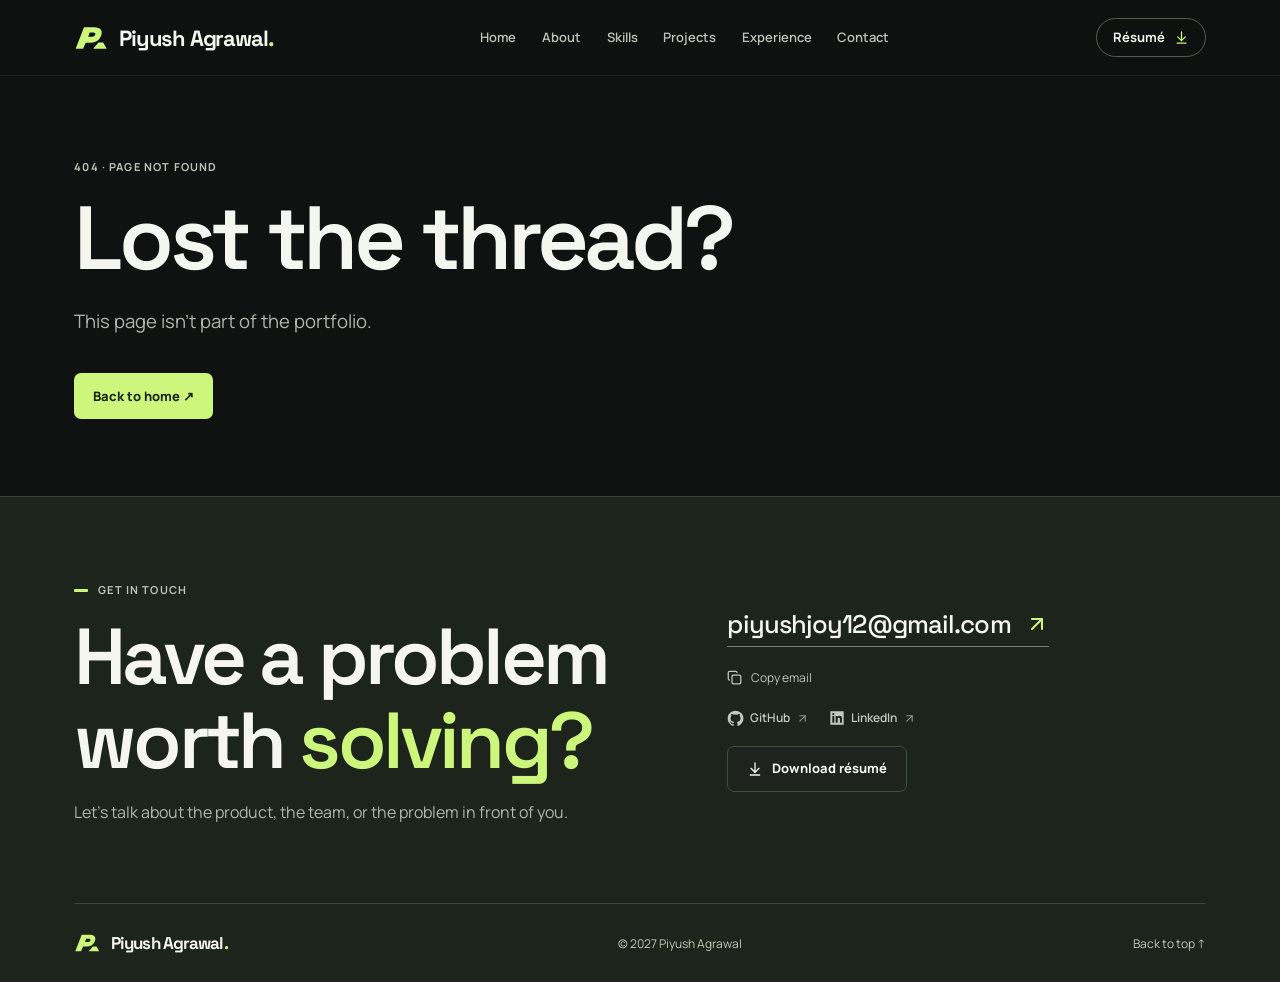
<file: 404/index.html>
<!DOCTYPE html><html lang="en"><head><meta charSet="utf-8"/><meta name="viewport" content="width=device-width, initial-scale=1"/><link rel="preload" href="/fonts/manrope-latin-wght-normal.woff2" as="font" crossorigin="anonymous" type="font/woff2"/><link rel="preload" href="/fonts/space-grotesk-latin-wght-normal.woff2" as="font" crossorigin="anonymous" type="font/woff2"/><link rel="stylesheet" href="/_next/static/chunks/3hlre9z-t3h9k.css" data-precedence="next"/><link rel="preload" as="script" fetchPriority="low" href="/_next/static/chunks/0j1we3cwg31qe.js"/><script src="/_next/static/chunks/16d9m7jc71162.js" async=""></script><script src="/_next/static/chunks/39_j1bdzreq0m.js" async=""></script><script src="/_next/static/chunks/turbopack-2u1d16houkiyo.js" async=""></script><script src="/_next/static/chunks/0xubtizs7n94u.js" async=""></script><meta name="robots" content="noindex"/><meta name="theme-color" content="#101211"/><link rel="preload" href="/fonts/manrope-latin-wght-normal.woff2" as="font" type="font/woff2" crossorigin="anonymous"/><link rel="preload" href="/fonts/space-grotesk-latin-wght-normal.woff2" as="font" type="font/woff2" crossorigin="anonymous"/><title>Page not found — Piyush Agrawal</title><meta name="robots" content="noindex, nofollow"/><link rel="icon" href="/icon.svg?icon.29tchc7aigtrg.svg" sizes="any" type="image/svg+xml"/><script src="/_next/static/chunks/0cz1d0mv5g_q7.js" noModule=""></script></head><body id="top"><div hidden=""><!--$--><!--/$--></div><a class="skip" href="#main">Skip to content</a><header class="topbar"><div class="shell navInner"><a class="brand" href="/" aria-label="Piyush Agrawal home"><svg viewBox="0 0 42 34" aria-hidden="true" class="mark"><path fill="currentColor" d="M2 30 12 4h12c8.2 0 10.8 4.2 8.5 10.2-2.1 5.3-6.5 8.4-13.5 8.4h-5L11 30H2ZM17 15.6h4c2.2 0 3.8-1 4.4-2.6.7-1.8-.1-2.6-2.5-2.6h-4L17 15.6Z"></path><path fill="currentColor" d="m23 30 6.4-7.5H35L39.2 30H23Z"></path></svg><span>Piyush Agrawal<span class="brandDot">.</span></span></a><nav aria-label="Main" id="main-nav" data-open="false"><a href="/#home">Home</a><a href="/#about">About</a><a href="/#skills">Skills</a><a href="/#projects">Projects</a><a href="/#experience">Experience</a><a href="/#contact">Contact</a></nav><a class="navAction" href="/piyush-agrawal-resume.pdf" download="">Résumé <svg xmlns="http://www.w3.org/2000/svg" width="15" height="15" viewBox="0 0 24 24" fill="none" stroke="currentColor" stroke-width="2" stroke-linecap="round" stroke-linejoin="round" class="lucide lucide-arrow-down-to-line" aria-hidden="true"><path d="M12 17V3"></path><path d="m6 11 6 6 6-6"></path><path d="M19 21H5"></path></svg></a><button class="menuToggle" aria-expanded="false" aria-controls="main-nav" aria-label="Open menu"><svg xmlns="http://www.w3.org/2000/svg" width="24" height="24" viewBox="0 0 24 24" fill="none" stroke="currentColor" stroke-width="2" stroke-linecap="round" stroke-linejoin="round" class="lucide lucide-menu" aria-hidden="true"><path d="M4 5h16"></path><path d="M4 12h16"></path><path d="M4 19h16"></path></svg></button></div></header><main id="main"><section class="shell section pageTop"><p class="label">404 · Page not found</p><h1>Lost the thread?</h1><p class="pageIntro">This page isn’t part of the portfolio.</p><a class="btn primary" href="/">Back to home ↗</a></section><!--$--><!--/$--></main><footer id="contact"><div class="shell"><div class="contactMain"><div><div class="label"><span></span>Get in touch</div><h2>Have a problem<br/>worth <em>solving?</em></h2><p>Let’s talk about the product, the team, or the problem in front of you.</p></div><div class="contactRight"><a class="contactMail" href="mailto:piyushjoy12@gmail.com">piyushjoy12@gmail.com<svg xmlns="http://www.w3.org/2000/svg" width="24" height="24" viewBox="0 0 24 24" fill="none" stroke="currentColor" stroke-width="2" stroke-linecap="round" stroke-linejoin="round" class="lucide lucide-arrow-up-right" aria-hidden="true"><path d="M7 7h10v10"></path><path d="M7 17 17 7"></path></svg></a><button class="copy smallLink"><svg xmlns="http://www.w3.org/2000/svg" width="15" height="15" viewBox="0 0 24 24" fill="none" stroke="currentColor" stroke-width="2" stroke-linecap="round" stroke-linejoin="round" class="lucide lucide-copy" aria-hidden="true"><rect width="14" height="14" x="8" y="8" rx="2" ry="2"></rect><path d="M4 16c-1.1 0-2-.9-2-2V4c0-1.1.9-2 2-2h10c1.1 0 2 .9 2 2"></path></svg><span aria-live="polite">Copy email</span></button><div class="socials"><a class="social" href="https://github.com/piyush-agrawal6"><svg aria-hidden="true" width="17" height="17" viewBox="0 0 24 24" fill="currentColor"><path d="M12 .9a11.1 11.1 0 0 0-3.51 21.63c.56.1.76-.24.76-.54v-2.07c-3.08.67-3.73-1.31-3.73-1.31-.51-1.28-1.24-1.62-1.24-1.62-1.01-.69.08-.68.08-.68 1.12.08 1.7 1.14 1.7 1.14 1 1.69 2.61 1.2 3.25.91.1-.72.39-1.2.71-1.48-2.46-.29-5.05-1.23-5.05-5.49 0-1.21.43-2.2 1.14-2.98-.11-.28-.49-1.41.11-2.94 0 0 .93-.3 3.05 1.14a10.62 10.62 0 0 1 5.55 0c2.12-1.44 3.05-1.14 3.05-1.14.61 1.53.23 2.66.12 2.94.72.78 1.13 1.77 1.13 2.98 0 4.27-2.6 5.2-5.08 5.48.4.35.76 1.03.76 2.07v3.05c0 .3.2.65.77.54A11.1 11.1 0 0 0 12 .9Z"></path></svg>GitHub<svg xmlns="http://www.w3.org/2000/svg" width="13" height="13" viewBox="0 0 24 24" fill="none" stroke="currentColor" stroke-width="2" stroke-linecap="round" stroke-linejoin="round" class="lucide lucide-arrow-up-right" aria-hidden="true"><path d="M7 7h10v10"></path><path d="M7 17 17 7"></path></svg></a><a class="social" href="https://www.linkedin.com/in/piyush-agrawal-me/"><svg aria-hidden="true" width="16" height="16" viewBox="0 0 24 24" fill="currentColor"><path d="M2 2h20v20H2zm3 7v10h3V9zm1.5-4.6a1.65 1.65 0 1 0 0 3.3 1.65 1.65 0 0 0 0-3.3zM10 9v10h3v-5.5c0-2.5 3.4-2.7 3.4 0V19h3v-6.7c0-4.3-4.5-4.5-6.4-2.3V9Z"></path></svg>LinkedIn<svg xmlns="http://www.w3.org/2000/svg" width="13" height="13" viewBox="0 0 24 24" fill="none" stroke="currentColor" stroke-width="2" stroke-linecap="round" stroke-linejoin="round" class="lucide lucide-arrow-up-right" aria-hidden="true"><path d="M7 7h10v10"></path><path d="M7 17 17 7"></path></svg></a></div><a class="btn outline" href="/piyush-agrawal-resume.pdf" download=""><svg xmlns="http://www.w3.org/2000/svg" width="16" height="16" viewBox="0 0 24 24" fill="none" stroke="currentColor" stroke-width="2" stroke-linecap="round" stroke-linejoin="round" class="lucide lucide-arrow-down-to-line" aria-hidden="true"><path d="M12 17V3"></path><path d="m6 11 6 6 6-6"></path><path d="M19 21H5"></path></svg> Download résumé</a></div></div><div class="base"><a class="brand" href="/" aria-label="Piyush Agrawal home"><svg viewBox="0 0 42 34" aria-hidden="true" class="mark"><path fill="currentColor" d="M2 30 12 4h12c8.2 0 10.8 4.2 8.5 10.2-2.1 5.3-6.5 8.4-13.5 8.4h-5L11 30H2ZM17 15.6h4c2.2 0 3.8-1 4.4-2.6.7-1.8-.1-2.6-2.5-2.6h-4L17 15.6Z"></path><path fill="currentColor" d="m23 30 6.4-7.5H35L39.2 30H23Z"></path></svg><span>Piyush Agrawal<span class="brandDot">.</span></span></a><span>© 2027 Piyush Agrawal</span><a href="#top">Back to top ↑</a></div></div></footer><script id="_R_">(globalThis["TURBOPACK"] || (globalThis["TURBOPACK"] = [])).push({"otherChunks":["static/chunks/0j1we3cwg31qe.js","static/chunks/16d9m7jc71162.js","static/chunks/39_j1bdzreq0m.js"],"runtimeModuleIds":[94553]});</script><script src="/_next/static/chunks/0j1we3cwg31qe.js" async=""></script><script>(self.__next_f=self.__next_f||[]).push([0])</script><script>self.__next_f.push([1,"1:\"$Sreact.fragment\"\n2:\"/_next/static/chunks/0xubtizs7n94u.js\"\n3:I[1025,[\"$2\"],\"Header\"]\n4:I[39756,[\"$2\"],\"default\"]\n5:I[37457,[\"$2\"],\"default\"]\n6:I[5014,[\"$2\"],\"default\"]\n7:I[1025,[\"$2\"],\"CopyEmail\"]\n10:I[68027,[\"$2\"],\"default\",1]\n:HL[\"/_next/static/chunks/3hlre9z-t3h9k.css\",\"style\"]\n:HL[\"/fonts/manrope-latin-wght-normal.woff2\",\"font\",{\"crossOrigin\":\"anonymous\",\"type\":\"font/woff2\"}]\n:HL[\"/fonts/space-grotesk-latin-wght-normal.woff2\",\"font\",{\"crossOrigin\":\"anonymous\",\"type\":\"font/woff2\"}]\nc:X\nd:[[\"children\",{\"s\":\"__PAGE__\",\"h\":512,\"d\":{\"r\":\"$Le\",\"p\":false,\"v\":null}}]]\na:[[\"children\",{\"s\":\"/_not-found\",\"h\":512,\"d\":{\"r\":\"$Lb\",\"p\":false,\"v\":\"$c\"},\"c\":\"$Qd\"}]]\n"])</script><script>self.__next_f.push([1,"0:{\"P\":null,\"c\":[\"\",\"_not-found\",\"\"],\"q\":\"\",\"i\":false,\"t\":{\"t\":{\"s\":\"\",\"h\":528,\"d\":{\"r\":[\"$\",\"$1\",\"c\",{\"children\":[[[\"$\",\"link\",\"0\",{\"rel\":\"stylesheet\",\"href\":\"/_next/static/chunks/3hlre9z-t3h9k.css\",\"precedence\":\"next\",\"crossOrigin\":\"$undefined\",\"nonce\":\"$undefined\"}],[\"$\",\"script\",\"script-0\",{\"src\":\"/_next/static/chunks/0xubtizs7n94u.js\",\"async\":true,\"nonce\":\"$undefined\"}]],[\"$\",\"html\",null,{\"lang\":\"en\",\"children\":[[\"$\",\"head\",null,{\"children\":[[\"$\",\"link\",null,{\"rel\":\"preload\",\"href\":\"/fonts/manrope-latin-wght-normal.woff2\",\"as\":\"font\",\"type\":\"font/woff2\",\"crossOrigin\":\"anonymous\"}],[\"$\",\"link\",null,{\"rel\":\"preload\",\"href\":\"/fonts/space-grotesk-latin-wght-normal.woff2\",\"as\":\"font\",\"type\":\"font/woff2\",\"crossOrigin\":\"anonymous\"}]]}],[\"$\",\"body\",null,{\"id\":\"top\",\"children\":[[\"$\",\"a\",null,{\"className\":\"skip\",\"href\":\"#main\",\"children\":\"Skip to content\"}],[\"$\",\"$L3\",null,{}],[\"$\",\"main\",null,{\"id\":\"main\",\"children\":[\"$\",\"$L4\",null,{\"parallelRouterKey\":\"children\",\"error\":\"$undefined\",\"errorStyles\":\"$undefined\",\"errorScripts\":\"$undefined\",\"template\":[\"$\",\"$L5\",null,{}],\"templateStyles\":\"$undefined\",\"templateScripts\":\"$undefined\",\"notFound\":[[\"$\",\"section\",null,{\"className\":\"shell section pageTop\",\"children\":[[\"$\",\"p\",null,{\"className\":\"label\",\"children\":\"404 · Page not found\"}],[\"$\",\"h1\",null,{\"children\":\"Lost the thread?\"}],[\"$\",\"p\",null,{\"className\":\"pageIntro\",\"children\":\"This page isn’t part of the portfolio.\"}],[\"$\",\"a\",null,{\"className\":\"btn primary\",\"href\":\"/\",\"children\":\"Back to home ↗\"}]]}],[]],\"forbidden\":\"$undefined\",\"unauthorized\":\"$undefined\"}]}],[\"$\",\"footer\",null,{\"id\":\"contact\",\"children\":[\"$\",\"div\",null,{\"className\":\"shell\",\"children\":[[\"$\",\"div\",null,{\"className\":\"contactMain\",\"children\":[[\"$\",\"div\",null,{\"children\":[[\"$\",\"div\",null,{\"className\":\"label\",\"children\":[[\"$\",\"span\",null,{}],\"Get in touch\"]}],[\"$\",\"h2\",null,{\"children\":[\"Have a problem\",[\"$\",\"br\",null,{}],\"worth \",[\"$\",\"em\",null,{\"children\":\"solving?\"}]]}],[\"$\",\"p\",null,{\"children\":\"Let’s talk about the product, the team, or the problem in front of you.\"}]]}],[\"$\",\"div\",null,{\"className\":\"contactRight\",\"children\":[[\"$\",\"a\",null,{\"className\":\"contactMail\",\"href\":\"mailto:piyushjoy12@gmail.com\",\"children\":[\"piyushjoy12@gmail.com\",[\"$\",\"$L6\",null,{\"ref\":\"$undefined\",\"icon\":{\"name\":\"arrow-up-right\",\"size\":24,\"node\":[[\"path\",{\"d\":\"M7 7h10v10\",\"key\":\"1tivn9\"}],[\"path\",{\"d\":\"M7 17 17 7\",\"key\":\"1vkiza\"}]]},\"className\":\"$undefined\"}]]}],[\"$\",\"$L7\",null,{}],[\"$\",\"div\",null,{\"className\":\"socials\",\"children\":[[\"$\",\"a\",null,{\"className\":\"social\",\"href\":\"https://github.com/piyush-agrawal6\",\"children\":[[\"$\",\"svg\",null,{\"aria-hidden\":\"true\",\"width\":\"17\",\"height\":\"17\",\"viewBox\":\"0 0 24 24\",\"fill\":\"currentColor\",\"children\":[\"$\",\"path\",null,{\"d\":\"M12 .9a11.1 11.1 0 0 0-3.51 21.63c.56.1.76-.24.76-.54v-2.07c-3.08.67-3.73-1.31-3.73-1.31-.51-1.28-1.24-1.62-1.24-1.62-1.01-.69.08-.68.08-.68 1.12.08 1.7 1.14 1.7 1.14 1 1.69 2.61 1.2 3.25.91.1-.72.39-1.2.71-1.48-2.46-.29-5.05-1.23-5.05-5.49 0-1.21.43-2.2 1.14-2.98-.11-.28-.49-1.41.11-2.94 0 0 .93-.3 3.05 1.14a10.62 10.62 0 0 1 5.55 0c2.12-1.44 3.05-1.14 3.05-1.14.61 1.53.23 2.66.12 2.94.72.78 1.13 1.77 1.13 2.98 0 4.27-2.6 5.2-5.08 5.48.4.35.76 1.03.76 2.07v3.05c0 .3.2.65.77.54A11.1 11.1 0 0 0 12 .9Z\"}]}],\"GitHub\",[\"$\",\"$L6\",null,{\"ref\":\"$undefined\",\"icon\":\"$0:t:t:d:r:props:children:1:props:children:1:props:children:3:props:children:props:children:0:props:children:1:props:children:0:props:children:1:props:icon\",\"className\":\"$undefined\",\"size\":13}]]}],[\"$\",\"a\",null,{\"className\":\"social\",\"href\":\"https://www.linkedin.com/in/piyush-agrawal-me/\",\"children\":[[\"$\",\"svg\",null,{\"aria-hidden\":\"true\",\"width\":\"16\",\"height\":\"16\",\"viewBox\":\"0 0 24 24\",\"fill\":\"currentColor\",\"children\":[\"$\",\"path\",null,{\"d\":\"M2 2h20v20H2zm3 7v10h3V9zm1.5-4.6a1.65 1.65 0 1 0 0 3.3 1.65 1.65 0 0 0 0-3.3zM10 9v10h3v-5.5c0-2.5 3.4-2.7 3.4 0V19h3v-6.7c0-4.3-4.5-4.5-6.4-2.3V9Z\"}]}],\"LinkedIn\",[\"$\",\"$L6\",null,{\"ref\":\"$undefined\",\"icon\":\"$0:t:t:d:r:props:children:1:props:children:1:props:children:3:props:children:props:children:0:props:children:1:props:children:0:props:children:1:props:icon\",\"className\":\"$undefined\",\"size\":13}]]}]]}],[\"$\",\"a\",null,{\"className\":\"btn outline\",\"href\":\"/piyush-agrawal-resume.pdf\",\"download\":true,\"children\":[[\"$\",\"$L6\",null,{\"ref\":\"$undefined\",\"icon\":{\"name\":\"arrow-down-to-line\",\"size\":24,\"node\":[[\"path\",{\"d\":\"M12 17V3\",\"key\":\"1cwfxf\"}],[\"path\",{\"d\":\"m6 11 6 6 6-6\",\"key\":\"12ii2o\"}],[\"path\",{\"d\":\"M19 21H5\",\"key\":\"150jfl\"}]]},\"className\":\"$undefined\",\"size\":16}],\" Download résumé\"]}]]}]]}],[\"$\",\"div\",null,{\"className\":\"base\",\"children\":[[\"$\",\"a\",null,{\"className\":\"brand\",\"href\":\"/\",\"aria-label\":\"Piyush Agrawal home\",\"children\":[[\"$\",\"svg\",null,{\"viewBox\":\"0 0 42 34\",\"aria-hidden\":\"true\",\"className\":\"mark\",\"children\":[[\"$\",\"path\",null,{\"fill\":\"currentColor\",\"d\":\"M2 30 12 4h12c8.2 0 10.8 4.2 8.5 10.2-2.1 5.3-6.5 8.4-13.5 8.4h-5L11 30H2ZM17 15.6h4c2.2 0 3.8-1 4.4-2.6.7-1.8-.1-2.6-2.5-2.6h-4L17 15.6Z\"}],[\"$\",\"path\",null,{\"fill\":\"currentColor\",\"d\":\"m23 30 6.4-7.5H35L39.2 30H23Z\"}]]}],[\"$\",\"span\",null,{\"children\":[\"Piyush Agrawal\",[\"$\",\"span\",null,{\"className\":\"brandDot\",\"children\":\".\"}]]}]]}],\"$L8\",\"$L9\"]}]]}]}]]}]]}]]}],\"p\":false,\"v\":null},\"c\":\"$Qa\"},\"h\":{\"r\":\"$Lf\",\"p\":false,\"v\":null}},\"m\":\"$undefined\",\"G\":[\"$10\",[\"$L11\"]],\"S\":true,\"r\":\"$undefined\",\"s\":\"$undefined\",\"a\":\"$undefined\",\"l\":\"$undefined\",\"p\":\"$undefined\",\"d\":\"$undefined\",\"b\":\"0__WOv9PfR0BDg-CtC9AK\"}\n"])</script><script>self.__next_f.push([1,"12:I[97367,[\"$2\"],\"OutletBoundary\"]\n13:\"$Sreact.suspense\"\n15:\"ViewportBoundary\"\n16:I[97367,[\"$2\"],\"$15\"]\n18:\"MetadataBoundary\"\n19:I[97367,[\"$2\"],\"$18\"]\n8:[\"$\",\"span\",null,{\"children\":\"© 2027 Piyush Agrawal\"}]\n9:[\"$\",\"a\",null,{\"href\":\"#top\",\"children\":\"Back to top ↑\"}]\nb:[\"$\",\"$1\",\"c\",{\"children\":[null,[\"$\",\"$L4\",null,{\"parallelRouterKey\":\"children\",\"error\":\"$undefined\",\"errorStyles\":\"$undefined\",\"errorScripts\":\"$undefined\",\"template\":[\"$\",\"$L5\",null,{}],\"templateStyles\":\"$undefined\",\"templateScripts\":\"$undefined\",\"notFound\":\"$undefined\",\"forbidden\":\"$undefined\",\"unauthorized\":\"$undefined\"}]]}]\ne:[\"$\",\"$1\",\"c\",{\"children\":[[\"$\",\"section\",null,{\"className\":\"shell section pageTop\",\"children\":[[\"$\",\"p\",null,{\"className\":\"label\",\"children\":\"404 · Page not found\"}],[\"$\",\"h1\",null,{\"children\":\"Lost the thread?\"}],[\"$\",\"p\",null,{\"className\":\"pageIntro\",\"children\":\"This page isn’t part of the portfolio.\"}],[\"$\",\"a\",null,{\"className\":\"btn primary\",\"href\":\"/\",\"children\":\"Back to home ↗\"}]]}],null,[\"$\",\"$L12\",null,{\"children\":[\"$\",\"$13\",null,{\"name\":\"Next.MetadataOutlet\",\"children\":\"$@14\"}]}]]}]\nf:[\"$\",\"$1\",\"h\",{\"children\":[[\"$\",\"meta\",null,{\"name\":\"robots\",\"content\":\"noindex\"}],[\"$\",\"$L16\",null,{\"children\":\"$L17\"}],[\"$\",\"$L19\",null,{\"children\":[[\"$\",\"div\",null,{\"hidden\":true,\"children\":[\"$\",\"$13\",null,{\"name\":\"Next.Metadata\",\"children\":\"$L1a\"}]}],null]}],null]}]\n11:[\"$\",\"link\",\"0\",{\"rel\":\"stylesheet\",\"href\":\"/_next/static/chunks/3hlre9z-t3h9k.css\",\"precedence\":\"next\",\"crossOrigin\":\"$undefined\",\"nonce\":\"$undefined\"}]\n"])</script><script>self.__next_f.push([1,"c:C\n17:[[\"$\",\"meta\",\"0\",{\"charSet\":\"utf-8\"}],[\"$\",\"meta\",\"1\",{\"name\":\"viewport\",\"content\":\"width=device-width, initial-scale=1\"}],[\"$\",\"meta\",\"2\",{\"name\":\"theme-color\",\"content\":\"#101211\"}]]\n"])</script><script>self.__next_f.push([1,"1b:I[27201,[\"$2\"],\"IconMark\"]\n14:null\n1a:[[\"$\",\"title\",\"0\",{\"children\":\"Page not found — Piyush Agrawal\"}],[\"$\",\"meta\",\"1\",{\"name\":\"robots\",\"content\":\"noindex, nofollow\"}],[\"$\",\"link\",\"2\",{\"rel\":\"icon\",\"href\":\"/icon.svg?icon.29tchc7aigtrg.svg\",\"sizes\":\"any\",\"type\":\"image/svg+xml\"}],[\"$\",\"$L1b\",\"3\",{}]]\n"])</script></body></html>
</file>
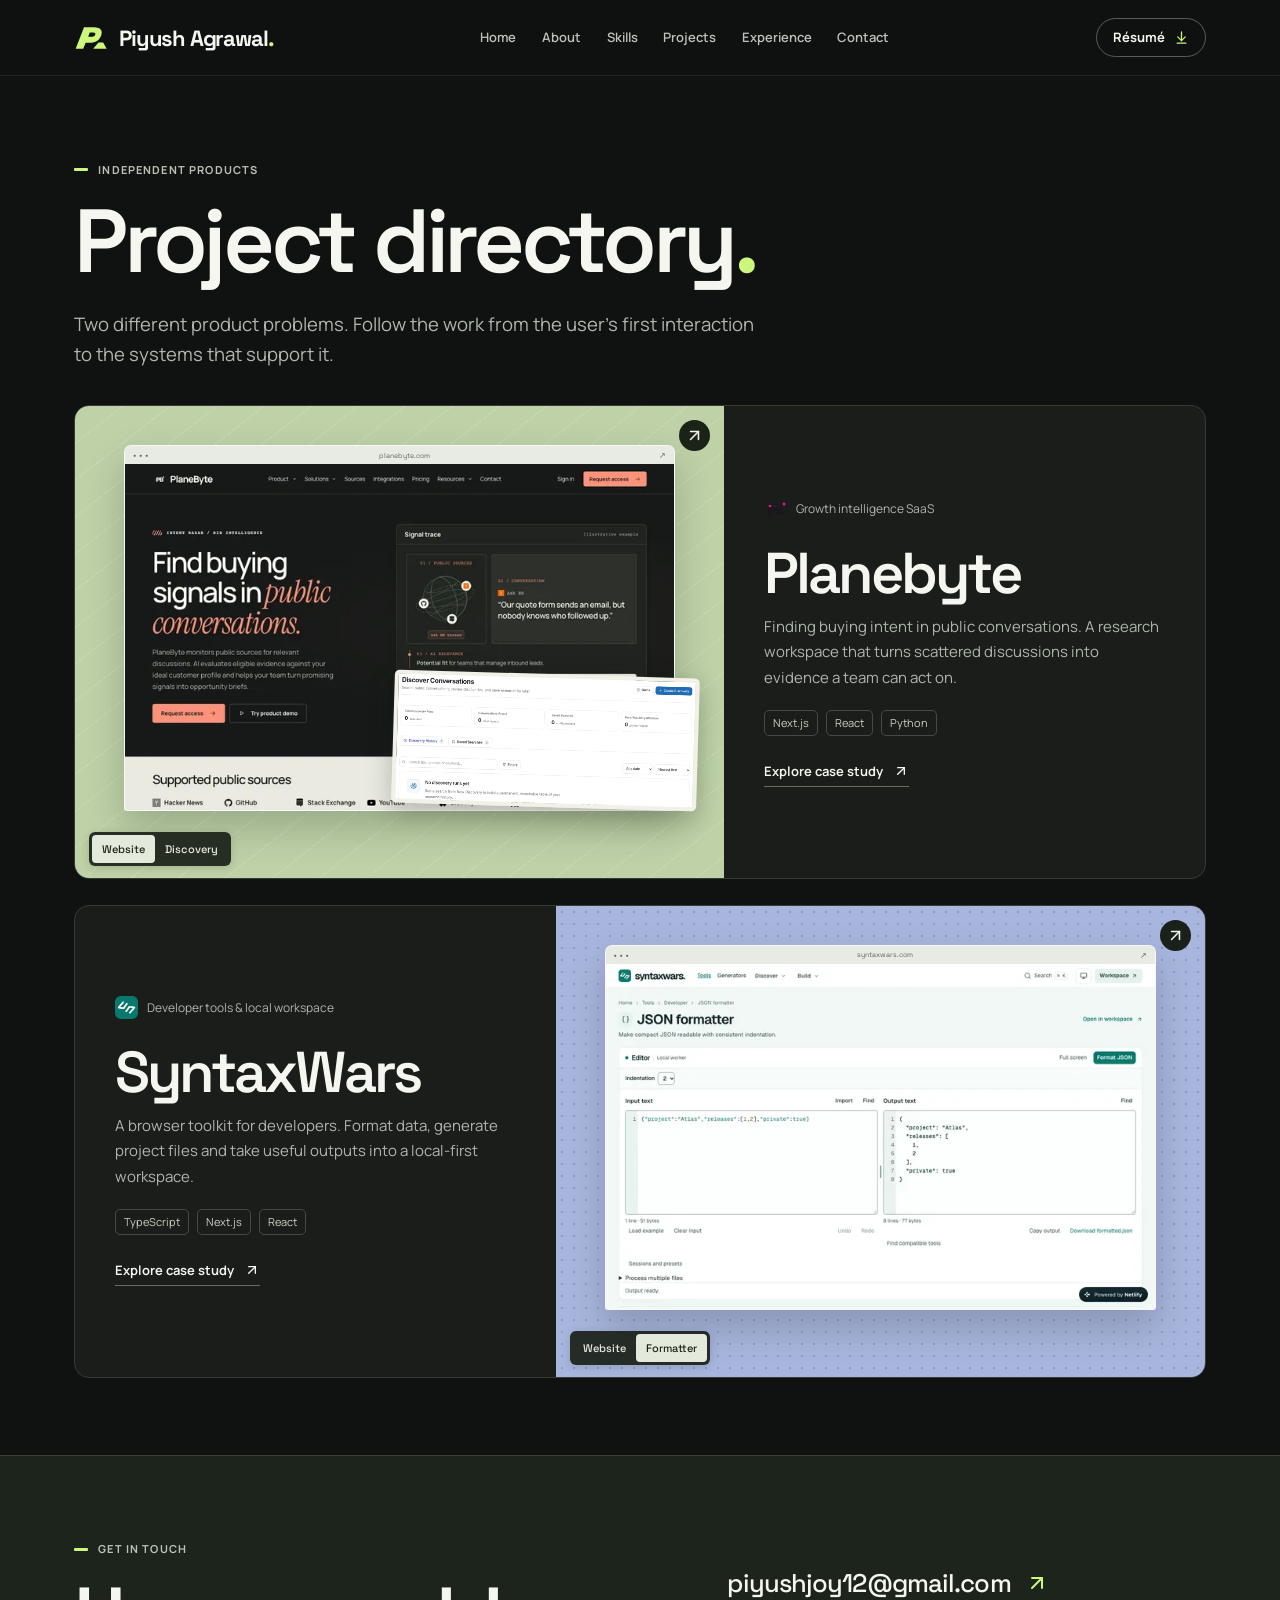
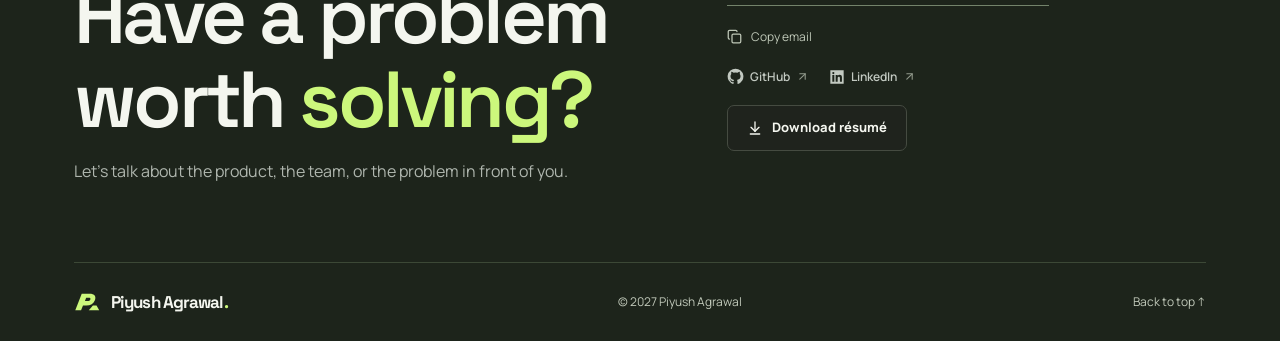
<file: projects/index.html>
<!DOCTYPE html><html lang="en"><head><meta charSet="utf-8"/><meta name="viewport" content="width=device-width, initial-scale=1"/><link rel="preload" href="/fonts/manrope-latin-wght-normal.woff2" as="font" crossorigin="anonymous" type="font/woff2"/><link rel="preload" href="/fonts/space-grotesk-latin-wght-normal.woff2" as="font" crossorigin="anonymous" type="font/woff2"/><link rel="stylesheet" href="/_next/static/chunks/3hlre9z-t3h9k.css" data-precedence="next"/><link rel="preload" as="script" fetchPriority="low" href="/_next/static/chunks/0j1we3cwg31qe.js"/><script src="/_next/static/chunks/16d9m7jc71162.js" async=""></script><script src="/_next/static/chunks/39_j1bdzreq0m.js" async=""></script><script src="/_next/static/chunks/turbopack-2u1d16houkiyo.js" async=""></script><script src="/_next/static/chunks/0xubtizs7n94u.js" async=""></script><link rel="preload" href="/fonts/manrope-latin-wght-normal.woff2" as="font" type="font/woff2" crossorigin="anonymous"/><link rel="preload" href="/fonts/space-grotesk-latin-wght-normal.woff2" as="font" type="font/woff2" crossorigin="anonymous"/><meta name="theme-color" content="#101211"/><title>Projects — Piyush Agrawal</title><meta name="description" content="Explore independent software products, engineering decisions and real product screens."/><meta name="robots" content="index, follow"/><link rel="canonical" href="https://piyush-agrawal6.github.io/projects/"/><meta property="og:title" content="Projects — Piyush Agrawal"/><meta property="og:description" content="Explore independent software products, engineering decisions and real product screens."/><meta property="og:url" content="https://piyush-agrawal6.github.io/projects/"/><meta property="og:site_name" content="Piyush Agrawal"/><meta property="og:image" content="https://piyush-agrawal6.github.io/brand/social.jpg"/><meta property="og:image:width" content="1200"/><meta property="og:image:height" content="630"/><meta property="og:image:alt" content="Piyush Agrawal — Full Stack Engineer and Product Builder"/><meta property="og:type" content="website"/><meta name="twitter:card" content="summary_large_image"/><meta name="twitter:title" content="Projects — Piyush Agrawal"/><meta name="twitter:description" content="Explore independent software products, engineering decisions and real product screens."/><meta name="twitter:image" content="https://piyush-agrawal6.github.io/brand/social.jpg"/><link rel="icon" href="/icon.svg?icon.29tchc7aigtrg.svg" sizes="any" type="image/svg+xml"/><script src="/_next/static/chunks/0cz1d0mv5g_q7.js" noModule=""></script></head><body id="top"><div hidden=""><!--$--><!--/$--></div><a class="skip" href="#main">Skip to content</a><header class="topbar"><div class="shell navInner"><a class="brand" href="/" aria-label="Piyush Agrawal home"><svg viewBox="0 0 42 34" aria-hidden="true" class="mark"><path fill="currentColor" d="M2 30 12 4h12c8.2 0 10.8 4.2 8.5 10.2-2.1 5.3-6.5 8.4-13.5 8.4h-5L11 30H2ZM17 15.6h4c2.2 0 3.8-1 4.4-2.6.7-1.8-.1-2.6-2.5-2.6h-4L17 15.6Z"></path><path fill="currentColor" d="m23 30 6.4-7.5H35L39.2 30H23Z"></path></svg><span>Piyush Agrawal<span class="brandDot">.</span></span></a><nav aria-label="Main" id="main-nav" data-open="false"><a href="/#home">Home</a><a href="/#about">About</a><a href="/#skills">Skills</a><a href="/#projects">Projects</a><a href="/#experience">Experience</a><a href="/#contact">Contact</a></nav><a class="navAction" href="/piyush-agrawal-resume.pdf" download="">Résumé <svg xmlns="http://www.w3.org/2000/svg" width="15" height="15" viewBox="0 0 24 24" fill="none" stroke="currentColor" stroke-width="2" stroke-linecap="round" stroke-linejoin="round" class="lucide lucide-arrow-down-to-line" aria-hidden="true"><path d="M12 17V3"></path><path d="m6 11 6 6 6-6"></path><path d="M19 21H5"></path></svg></a><button class="menuToggle" aria-expanded="false" aria-controls="main-nav" aria-label="Open menu"><svg xmlns="http://www.w3.org/2000/svg" width="24" height="24" viewBox="0 0 24 24" fill="none" stroke="currentColor" stroke-width="2" stroke-linecap="round" stroke-linejoin="round" class="lucide lucide-menu" aria-hidden="true"><path d="M4 5h16"></path><path d="M4 12h16"></path><path d="M4 19h16"></path></svg></button></div></header><main id="main"><div class="shell section pageTop"><div class="label"><span></span>Independent products</div><h1>Project directory<span>.</span></h1><p class="pageIntro">Two different product problems. Follow the work from the user’s first interaction to the systems that support it.</p><div class="showcases directory"><article class="showcase project-planebyte"><div class="productStage stage-planebyte interactiveStage"><div class="stagePattern"></div><div class="window"><div class="chrome"><span>● ● ●</span><small>planebyte.com</small><span>↗</span></div><img src="/products/planebyte-home.webp" srcSet="/products/planebyte-home-small.webp 700w, /products/planebyte-home.webp 1400w" sizes="(max-width:720px) 90vw, 51vw" width="1400" height="880" loading="lazy" alt="Planebyte public website"/></div><div class="floatScreen"><img src="/products/planebyte-discovery.webp" alt="Discovery workspace preview" width="1168" height="490" loading="lazy"/></div><div class="screenSwitch" aria-label="Planebyte preview"><button aria-pressed="true">Website</button><button aria-pressed="false">Discovery</button></div><a class="stageLink" href="/projects/planebyte/" aria-label="Read Planebyte case study"><svg xmlns="http://www.w3.org/2000/svg" width="19" height="19" viewBox="0 0 24 24" fill="none" stroke="currentColor" stroke-width="2" stroke-linecap="round" stroke-linejoin="round" class="lucide lucide-arrow-up-right" aria-hidden="true"><path d="M7 7h10v10"></path><path d="M7 17 17 7"></path></svg></a></div><div class="projectInfo"><div class="productIdentity"><img src="/products/planebyte-logo.png" alt="" width="26" height="26" loading="lazy"/>Growth intelligence SaaS</div><h3><a href="/projects/planebyte/">Planebyte</a></h3><p>Finding buying intent in public conversations. A research workspace that turns scattered discussions into evidence a team can act on.</p><div class="tags"><span>Next.js</span><span>React</span><span>Python</span></div><a class="textLink" href="/projects/planebyte/">Explore case study <svg xmlns="http://www.w3.org/2000/svg" width="16" height="16" viewBox="0 0 24 24" fill="none" stroke="currentColor" stroke-width="2" stroke-linecap="round" stroke-linejoin="round" class="lucide lucide-arrow-up-right" aria-hidden="true"><path d="M7 7h10v10"></path><path d="M7 17 17 7"></path></svg></a></div></article><article class="showcase project-syntaxwars"><div class="productStage stage-syntaxwars interactiveStage"><div class="stagePattern"></div><div class="window"><div class="chrome"><span>● ● ●</span><small>syntaxwars.com</small><span>↗</span></div><img src="/products/syntaxwars-tool.webp" srcSet="/products/syntaxwars-tool-small.webp 700w, /products/syntaxwars-tool.webp 1400w" sizes="(max-width:720px) 90vw, 51vw" width="1400" height="880" loading="lazy" alt="SyntaxWars JSON formatter"/></div><div class="screenSwitch" aria-label="SyntaxWars preview"><button aria-pressed="false">Website</button><button aria-pressed="true">Formatter</button></div><a class="stageLink" href="/projects/syntaxwars/" aria-label="Read SyntaxWars case study"><svg xmlns="http://www.w3.org/2000/svg" width="19" height="19" viewBox="0 0 24 24" fill="none" stroke="currentColor" stroke-width="2" stroke-linecap="round" stroke-linejoin="round" class="lucide lucide-arrow-up-right" aria-hidden="true"><path d="M7 7h10v10"></path><path d="M7 17 17 7"></path></svg></a></div><div class="projectInfo"><div class="productIdentity"><img src="/products/syntaxwars-logo.png" alt="" width="26" height="26" loading="lazy"/>Developer tools &amp; local workspace</div><h3><a href="/projects/syntaxwars/">SyntaxWars</a></h3><p>A browser toolkit for developers. Format data, generate project files and take useful outputs into a local-first workspace.</p><div class="tags"><span>TypeScript</span><span>Next.js</span><span>React</span></div><a class="textLink" href="/projects/syntaxwars/">Explore case study <svg xmlns="http://www.w3.org/2000/svg" width="16" height="16" viewBox="0 0 24 24" fill="none" stroke="currentColor" stroke-width="2" stroke-linecap="round" stroke-linejoin="round" class="lucide lucide-arrow-up-right" aria-hidden="true"><path d="M7 7h10v10"></path><path d="M7 17 17 7"></path></svg></a></div></article></div></div><!--$--><!--/$--></main><footer id="contact"><div class="shell"><div class="contactMain"><div><div class="label"><span></span>Get in touch</div><h2>Have a problem<br/>worth <em>solving?</em></h2><p>Let’s talk about the product, the team, or the problem in front of you.</p></div><div class="contactRight"><a class="contactMail" href="mailto:piyushjoy12@gmail.com">piyushjoy12@gmail.com<svg xmlns="http://www.w3.org/2000/svg" width="24" height="24" viewBox="0 0 24 24" fill="none" stroke="currentColor" stroke-width="2" stroke-linecap="round" stroke-linejoin="round" class="lucide lucide-arrow-up-right" aria-hidden="true"><path d="M7 7h10v10"></path><path d="M7 17 17 7"></path></svg></a><button class="copy smallLink"><svg xmlns="http://www.w3.org/2000/svg" width="15" height="15" viewBox="0 0 24 24" fill="none" stroke="currentColor" stroke-width="2" stroke-linecap="round" stroke-linejoin="round" class="lucide lucide-copy" aria-hidden="true"><rect width="14" height="14" x="8" y="8" rx="2" ry="2"></rect><path d="M4 16c-1.1 0-2-.9-2-2V4c0-1.1.9-2 2-2h10c1.1 0 2 .9 2 2"></path></svg><span aria-live="polite">Copy email</span></button><div class="socials"><a class="social" href="https://github.com/piyush-agrawal6"><svg aria-hidden="true" width="17" height="17" viewBox="0 0 24 24" fill="currentColor"><path d="M12 .9a11.1 11.1 0 0 0-3.51 21.63c.56.1.76-.24.76-.54v-2.07c-3.08.67-3.73-1.31-3.73-1.31-.51-1.28-1.24-1.62-1.24-1.62-1.01-.69.08-.68.08-.68 1.12.08 1.7 1.14 1.7 1.14 1 1.69 2.61 1.2 3.25.91.1-.72.39-1.2.71-1.48-2.46-.29-5.05-1.23-5.05-5.49 0-1.21.43-2.2 1.14-2.98-.11-.28-.49-1.41.11-2.94 0 0 .93-.3 3.05 1.14a10.62 10.62 0 0 1 5.55 0c2.12-1.44 3.05-1.14 3.05-1.14.61 1.53.23 2.66.12 2.94.72.78 1.13 1.77 1.13 2.98 0 4.27-2.6 5.2-5.08 5.48.4.35.76 1.03.76 2.07v3.05c0 .3.2.65.77.54A11.1 11.1 0 0 0 12 .9Z"></path></svg>GitHub<svg xmlns="http://www.w3.org/2000/svg" width="13" height="13" viewBox="0 0 24 24" fill="none" stroke="currentColor" stroke-width="2" stroke-linecap="round" stroke-linejoin="round" class="lucide lucide-arrow-up-right" aria-hidden="true"><path d="M7 7h10v10"></path><path d="M7 17 17 7"></path></svg></a><a class="social" href="https://www.linkedin.com/in/piyush-agrawal-me/"><svg aria-hidden="true" width="16" height="16" viewBox="0 0 24 24" fill="currentColor"><path d="M2 2h20v20H2zm3 7v10h3V9zm1.5-4.6a1.65 1.65 0 1 0 0 3.3 1.65 1.65 0 0 0 0-3.3zM10 9v10h3v-5.5c0-2.5 3.4-2.7 3.4 0V19h3v-6.7c0-4.3-4.5-4.5-6.4-2.3V9Z"></path></svg>LinkedIn<svg xmlns="http://www.w3.org/2000/svg" width="13" height="13" viewBox="0 0 24 24" fill="none" stroke="currentColor" stroke-width="2" stroke-linecap="round" stroke-linejoin="round" class="lucide lucide-arrow-up-right" aria-hidden="true"><path d="M7 7h10v10"></path><path d="M7 17 17 7"></path></svg></a></div><a class="btn outline" href="/piyush-agrawal-resume.pdf" download=""><svg xmlns="http://www.w3.org/2000/svg" width="16" height="16" viewBox="0 0 24 24" fill="none" stroke="currentColor" stroke-width="2" stroke-linecap="round" stroke-linejoin="round" class="lucide lucide-arrow-down-to-line" aria-hidden="true"><path d="M12 17V3"></path><path d="m6 11 6 6 6-6"></path><path d="M19 21H5"></path></svg> Download résumé</a></div></div><div class="base"><a class="brand" href="/" aria-label="Piyush Agrawal home"><svg viewBox="0 0 42 34" aria-hidden="true" class="mark"><path fill="currentColor" d="M2 30 12 4h12c8.2 0 10.8 4.2 8.5 10.2-2.1 5.3-6.5 8.4-13.5 8.4h-5L11 30H2ZM17 15.6h4c2.2 0 3.8-1 4.4-2.6.7-1.8-.1-2.6-2.5-2.6h-4L17 15.6Z"></path><path fill="currentColor" d="m23 30 6.4-7.5H35L39.2 30H23Z"></path></svg><span>Piyush Agrawal<span class="brandDot">.</span></span></a><span>© 2027 Piyush Agrawal</span><a href="#top">Back to top ↑</a></div></div></footer><script id="_R_">(globalThis["TURBOPACK"] || (globalThis["TURBOPACK"] = [])).push({"otherChunks":["static/chunks/0j1we3cwg31qe.js","static/chunks/16d9m7jc71162.js","static/chunks/39_j1bdzreq0m.js"],"runtimeModuleIds":[94553]});</script><script src="/_next/static/chunks/0j1we3cwg31qe.js" async=""></script><script>(self.__next_f=self.__next_f||[]).push([0])</script><script>self.__next_f.push([1,"1:\"$Sreact.fragment\"\n2:\"/_next/static/chunks/0xubtizs7n94u.js\"\n3:I[1025,[\"$2\"],\"Header\"]\n4:I[39756,[\"$2\"],\"default\"]\n5:I[37457,[\"$2\"],\"default\"]\n6:I[5014,[\"$2\"],\"default\"]\n7:I[1025,[\"$2\"],\"CopyEmail\"]\n10:I[68027,[\"$2\"],\"default\",1]\n:HL[\"/_next/static/chunks/3hlre9z-t3h9k.css\",\"style\"]\n:HL[\"/fonts/manrope-latin-wght-normal.woff2\",\"font\",{\"crossOrigin\":\"anonymous\",\"type\":\"font/woff2\"}]\n:HL[\"/fonts/space-grotesk-latin-wght-normal.woff2\",\"font\",{\"crossOrigin\":\"anonymous\",\"type\":\"font/woff2\"}]\nc:X\nd:[[\"children\",{\"s\":\"__PAGE__\",\"h\":512,\"d\":{\"r\":\"$Le\",\"p\":false,\"v\":null}}]]\na:[[\"children\",{\"s\":\"projects\",\"h\":512,\"d\":{\"r\":\"$Lb\",\"p\":false,\"v\":\"$c\"},\"c\":\"$Qd\"}]]\n"])</script><script>self.__next_f.push([1,"0:{\"P\":null,\"c\":[\"\",\"projects\",\"\"],\"q\":\"\",\"i\":false,\"t\":{\"t\":{\"s\":\"\",\"h\":528,\"d\":{\"r\":[\"$\",\"$1\",\"c\",{\"children\":[[[\"$\",\"link\",\"0\",{\"rel\":\"stylesheet\",\"href\":\"/_next/static/chunks/3hlre9z-t3h9k.css\",\"precedence\":\"next\",\"crossOrigin\":\"$undefined\",\"nonce\":\"$undefined\"}],[\"$\",\"script\",\"script-0\",{\"src\":\"/_next/static/chunks/0xubtizs7n94u.js\",\"async\":true,\"nonce\":\"$undefined\"}]],[\"$\",\"html\",null,{\"lang\":\"en\",\"children\":[[\"$\",\"head\",null,{\"children\":[[\"$\",\"link\",null,{\"rel\":\"preload\",\"href\":\"/fonts/manrope-latin-wght-normal.woff2\",\"as\":\"font\",\"type\":\"font/woff2\",\"crossOrigin\":\"anonymous\"}],[\"$\",\"link\",null,{\"rel\":\"preload\",\"href\":\"/fonts/space-grotesk-latin-wght-normal.woff2\",\"as\":\"font\",\"type\":\"font/woff2\",\"crossOrigin\":\"anonymous\"}]]}],[\"$\",\"body\",null,{\"id\":\"top\",\"children\":[[\"$\",\"a\",null,{\"className\":\"skip\",\"href\":\"#main\",\"children\":\"Skip to content\"}],[\"$\",\"$L3\",null,{}],[\"$\",\"main\",null,{\"id\":\"main\",\"children\":[\"$\",\"$L4\",null,{\"parallelRouterKey\":\"children\",\"error\":\"$undefined\",\"errorStyles\":\"$undefined\",\"errorScripts\":\"$undefined\",\"template\":[\"$\",\"$L5\",null,{}],\"templateStyles\":\"$undefined\",\"templateScripts\":\"$undefined\",\"notFound\":[[\"$\",\"section\",null,{\"className\":\"shell section pageTop\",\"children\":[[\"$\",\"p\",null,{\"className\":\"label\",\"children\":\"404 · Page not found\"}],[\"$\",\"h1\",null,{\"children\":\"Lost the thread?\"}],[\"$\",\"p\",null,{\"className\":\"pageIntro\",\"children\":\"This page isn’t part of the portfolio.\"}],[\"$\",\"a\",null,{\"className\":\"btn primary\",\"href\":\"/\",\"children\":\"Back to home ↗\"}]]}],[]],\"forbidden\":\"$undefined\",\"unauthorized\":\"$undefined\"}]}],[\"$\",\"footer\",null,{\"id\":\"contact\",\"children\":[\"$\",\"div\",null,{\"className\":\"shell\",\"children\":[[\"$\",\"div\",null,{\"className\":\"contactMain\",\"children\":[[\"$\",\"div\",null,{\"children\":[[\"$\",\"div\",null,{\"className\":\"label\",\"children\":[[\"$\",\"span\",null,{}],\"Get in touch\"]}],[\"$\",\"h2\",null,{\"children\":[\"Have a problem\",[\"$\",\"br\",null,{}],\"worth \",[\"$\",\"em\",null,{\"children\":\"solving?\"}]]}],[\"$\",\"p\",null,{\"children\":\"Let’s talk about the product, the team, or the problem in front of you.\"}]]}],[\"$\",\"div\",null,{\"className\":\"contactRight\",\"children\":[[\"$\",\"a\",null,{\"className\":\"contactMail\",\"href\":\"mailto:piyushjoy12@gmail.com\",\"children\":[\"piyushjoy12@gmail.com\",[\"$\",\"$L6\",null,{\"ref\":\"$undefined\",\"icon\":{\"name\":\"arrow-up-right\",\"size\":24,\"node\":[[\"path\",{\"d\":\"M7 7h10v10\",\"key\":\"1tivn9\"}],[\"path\",{\"d\":\"M7 17 17 7\",\"key\":\"1vkiza\"}]]},\"className\":\"$undefined\"}]]}],[\"$\",\"$L7\",null,{}],[\"$\",\"div\",null,{\"className\":\"socials\",\"children\":[[\"$\",\"a\",null,{\"className\":\"social\",\"href\":\"https://github.com/piyush-agrawal6\",\"children\":[[\"$\",\"svg\",null,{\"aria-hidden\":\"true\",\"width\":\"17\",\"height\":\"17\",\"viewBox\":\"0 0 24 24\",\"fill\":\"currentColor\",\"children\":[\"$\",\"path\",null,{\"d\":\"M12 .9a11.1 11.1 0 0 0-3.51 21.63c.56.1.76-.24.76-.54v-2.07c-3.08.67-3.73-1.31-3.73-1.31-.51-1.28-1.24-1.62-1.24-1.62-1.01-.69.08-.68.08-.68 1.12.08 1.7 1.14 1.7 1.14 1 1.69 2.61 1.2 3.25.91.1-.72.39-1.2.71-1.48-2.46-.29-5.05-1.23-5.05-5.49 0-1.21.43-2.2 1.14-2.98-.11-.28-.49-1.41.11-2.94 0 0 .93-.3 3.05 1.14a10.62 10.62 0 0 1 5.55 0c2.12-1.44 3.05-1.14 3.05-1.14.61 1.53.23 2.66.12 2.94.72.78 1.13 1.77 1.13 2.98 0 4.27-2.6 5.2-5.08 5.48.4.35.76 1.03.76 2.07v3.05c0 .3.2.65.77.54A11.1 11.1 0 0 0 12 .9Z\"}]}],\"GitHub\",[\"$\",\"$L6\",null,{\"ref\":\"$undefined\",\"icon\":\"$0:t:t:d:r:props:children:1:props:children:1:props:children:3:props:children:props:children:0:props:children:1:props:children:0:props:children:1:props:icon\",\"className\":\"$undefined\",\"size\":13}]]}],[\"$\",\"a\",null,{\"className\":\"social\",\"href\":\"https://www.linkedin.com/in/piyush-agrawal-me/\",\"children\":[[\"$\",\"svg\",null,{\"aria-hidden\":\"true\",\"width\":\"16\",\"height\":\"16\",\"viewBox\":\"0 0 24 24\",\"fill\":\"currentColor\",\"children\":[\"$\",\"path\",null,{\"d\":\"M2 2h20v20H2zm3 7v10h3V9zm1.5-4.6a1.65 1.65 0 1 0 0 3.3 1.65 1.65 0 0 0 0-3.3zM10 9v10h3v-5.5c0-2.5 3.4-2.7 3.4 0V19h3v-6.7c0-4.3-4.5-4.5-6.4-2.3V9Z\"}]}],\"LinkedIn\",[\"$\",\"$L6\",null,{\"ref\":\"$undefined\",\"icon\":\"$0:t:t:d:r:props:children:1:props:children:1:props:children:3:props:children:props:children:0:props:children:1:props:children:0:props:children:1:props:icon\",\"className\":\"$undefined\",\"size\":13}]]}]]}],[\"$\",\"a\",null,{\"className\":\"btn outline\",\"href\":\"/piyush-agrawal-resume.pdf\",\"download\":true,\"children\":[[\"$\",\"$L6\",null,{\"ref\":\"$undefined\",\"icon\":{\"name\":\"arrow-down-to-line\",\"size\":24,\"node\":[[\"path\",{\"d\":\"M12 17V3\",\"key\":\"1cwfxf\"}],[\"path\",{\"d\":\"m6 11 6 6 6-6\",\"key\":\"12ii2o\"}],[\"path\",{\"d\":\"M19 21H5\",\"key\":\"150jfl\"}]]},\"className\":\"$undefined\",\"size\":16}],\" Download résumé\"]}]]}]]}],[\"$\",\"div\",null,{\"className\":\"base\",\"children\":[[\"$\",\"a\",null,{\"className\":\"brand\",\"href\":\"/\",\"aria-label\":\"Piyush Agrawal home\",\"children\":[[\"$\",\"svg\",null,{\"viewBox\":\"0 0 42 34\",\"aria-hidden\":\"true\",\"className\":\"mark\",\"children\":[[\"$\",\"path\",null,{\"fill\":\"currentColor\",\"d\":\"M2 30 12 4h12c8.2 0 10.8 4.2 8.5 10.2-2.1 5.3-6.5 8.4-13.5 8.4h-5L11 30H2ZM17 15.6h4c2.2 0 3.8-1 4.4-2.6.7-1.8-.1-2.6-2.5-2.6h-4L17 15.6Z\"}],[\"$\",\"path\",null,{\"fill\":\"currentColor\",\"d\":\"m23 30 6.4-7.5H35L39.2 30H23Z\"}]]}],[\"$\",\"span\",null,{\"children\":[\"Piyush Agrawal\",[\"$\",\"span\",null,{\"className\":\"brandDot\",\"children\":\".\"}]]}]]}],\"$L8\",\"$L9\"]}]]}]}]]}]]}]]}],\"p\":false,\"v\":null},\"c\":\"$Qa\"},\"h\":{\"r\":\"$Lf\",\"p\":false,\"v\":null}},\"m\":\"$undefined\",\"G\":[\"$10\",[\"$L11\"]],\"S\":true,\"r\":\"$undefined\",\"s\":\"$undefined\",\"a\":\"$undefined\",\"l\":\"$undefined\",\"p\":\"$undefined\",\"d\":\"$undefined\",\"b\":\"0__WOv9PfR0BDg-CtC9AK\"}\n"])</script><script>self.__next_f.push([1,"12:I[1025,[\"$2\"],\"ScreenFlip\"]\n13:I[97367,[\"$2\"],\"OutletBoundary\"]\n14:\"$Sreact.suspense\"\n16:\"ViewportBoundary\"\n17:I[97367,[\"$2\"],\"$16\"]\n19:\"MetadataBoundary\"\n1a:I[97367,[\"$2\"],\"$19\"]\n8:[\"$\",\"span\",null,{\"children\":\"© 2027 Piyush Agrawal\"}]\n9:[\"$\",\"a\",null,{\"href\":\"#top\",\"children\":\"Back to top ↑\"}]\nb:[\"$\",\"$1\",\"c\",{\"children\":[null,[\"$\",\"$L4\",null,{\"parallelRouterKey\":\"children\",\"error\":\"$undefined\",\"errorStyles\":\"$undefined\",\"errorScripts\":\"$undefined\",\"template\":[\"$\",\"$L5\",null,{}],\"templateStyles\":\"$undefined\",\"templateScripts\":\"$undefined\",\"notFound\":\"$undefined\",\"forbidden\":\"$undefined\",\"unauthorized\":\"$undefined\"}]]}]\n"])</script><script>self.__next_f.push([1,"e:[\"$\",\"$1\",\"c\",{\"children\":[[\"$\",\"div\",null,{\"className\":\"shell section pageTop\",\"children\":[[\"$\",\"div\",null,{\"className\":\"label\",\"children\":[[\"$\",\"span\",null,{}],\"Independent products\"]}],[\"$\",\"h1\",null,{\"children\":[\"Project directory\",[\"$\",\"span\",null,{\"children\":\".\"}]]}],[\"$\",\"p\",null,{\"className\":\"pageIntro\",\"children\":\"Two different product problems. Follow the work from the user’s first interaction to the systems that support it.\"}],[\"$\",\"div\",null,{\"className\":\"showcases directory\",\"children\":[[\"$\",\"article\",\"planebyte\",{\"className\":\"showcase project-planebyte\",\"children\":[[\"$\",\"div\",null,{\"className\":\"productStage stage-planebyte interactiveStage\",\"children\":[[\"$\",\"div\",null,{\"className\":\"stagePattern\"}],[\"$\",\"$L12\",null,{\"slug\":\"planebyte\",\"name\":\"Planebyte\"}],[\"$\",\"a\",null,{\"className\":\"stageLink\",\"href\":\"/projects/planebyte/\",\"aria-label\":\"Read Planebyte case study\",\"children\":[\"$\",\"$L6\",null,{\"ref\":\"$undefined\",\"icon\":\"$0:t:t:d:r:props:children:1:props:children:1:props:children:3:props:children:props:children:0:props:children:1:props:children:0:props:children:1:props:icon\",\"className\":\"$undefined\",\"size\":19}]}]]}],[\"$\",\"div\",null,{\"className\":\"projectInfo\",\"children\":[[\"$\",\"div\",null,{\"className\":\"productIdentity\",\"children\":[[\"$\",\"img\",null,{\"src\":\"/products/planebyte-logo.png\",\"alt\":\"\",\"width\":\"26\",\"height\":\"26\",\"loading\":\"lazy\"}],\"Growth intelligence SaaS\"]}],[\"$\",\"h3\",null,{\"children\":[\"$\",\"a\",null,{\"href\":\"/projects/planebyte/\",\"children\":\"Planebyte\"}]}],[\"$\",\"p\",null,{\"children\":\"Finding buying intent in public conversations. A research workspace that turns scattered discussions into evidence a team can act on.\"}],[\"$\",\"div\",null,{\"className\":\"tags\",\"children\":[[\"$\",\"span\",\"Next.js\",{\"children\":\"Next.js\"}],[\"$\",\"span\",\"React\",{\"children\":\"React\"}],[\"$\",\"span\",\"Python\",{\"children\":\"Python\"}]]}],[\"$\",\"a\",null,{\"className\":\"textLink\",\"href\":\"/projects/planebyte/\",\"children\":[\"Explore case study \",[\"$\",\"$L6\",null,{\"ref\":\"$undefined\",\"icon\":\"$0:t:t:d:r:props:children:1:props:children:1:props:children:3:props:children:props:children:0:props:children:1:props:children:0:props:children:1:props:icon\",\"className\":\"$undefined\",\"size\":16}]]}]]}]]}],[\"$\",\"article\",\"syntaxwars\",{\"className\":\"showcase project-syntaxwars\",\"children\":[[\"$\",\"div\",null,{\"className\":\"productStage stage-syntaxwars interactiveStage\",\"children\":[[\"$\",\"div\",null,{\"className\":\"stagePattern\"}],[\"$\",\"$L12\",null,{\"slug\":\"syntaxwars\",\"name\":\"SyntaxWars\"}],[\"$\",\"a\",null,{\"className\":\"stageLink\",\"href\":\"/projects/syntaxwars/\",\"aria-label\":\"Read SyntaxWars case study\",\"children\":[\"$\",\"$L6\",null,{\"ref\":\"$undefined\",\"icon\":\"$0:t:t:d:r:props:children:1:props:children:1:props:children:3:props:children:props:children:0:props:children:1:props:children:0:props:children:1:props:icon\",\"className\":\"$undefined\",\"size\":19}]}]]}],[\"$\",\"div\",null,{\"className\":\"projectInfo\",\"children\":[[\"$\",\"div\",null,{\"className\":\"productIdentity\",\"children\":[[\"$\",\"img\",null,{\"src\":\"/products/syntaxwars-logo.png\",\"alt\":\"\",\"width\":\"26\",\"height\":\"26\",\"loading\":\"lazy\"}],\"Developer tools \u0026 local workspace\"]}],[\"$\",\"h3\",null,{\"children\":[\"$\",\"a\",null,{\"href\":\"/projects/syntaxwars/\",\"children\":\"SyntaxWars\"}]}],[\"$\",\"p\",null,{\"children\":\"A browser toolkit for developers. Format data, generate project files and take useful outputs into a local-first workspace.\"}],[\"$\",\"div\",null,{\"className\":\"tags\",\"children\":[[\"$\",\"span\",\"TypeScript\",{\"children\":\"TypeScript\"}],[\"$\",\"span\",\"Next.js\",{\"children\":\"Next.js\"}],[\"$\",\"span\",\"React\",{\"children\":\"React\"}]]}],[\"$\",\"a\",null,{\"className\":\"textLink\",\"href\":\"/projects/syntaxwars/\",\"children\":[\"Explore case study \",[\"$\",\"$L6\",null,{\"ref\":\"$undefined\",\"icon\":\"$0:t:t:d:r:props:children:1:props:children:1:props:children:3:props:children:props:children:0:props:children:1:props:children:0:props:children:1:props:icon\",\"className\":\"$undefined\",\"size\":16}]]}]]}]]}]]}]]}],null,[\"$\",\"$L13\",null,{\"children\":[\"$\",\"$14\",null,{\"name\":\"Next.MetadataOutlet\",\"children\":\"$@15\"}]}]]}]\n"])</script><script>self.__next_f.push([1,"f:[\"$\",\"$1\",\"h\",{\"children\":[null,[\"$\",\"$L17\",null,{\"children\":\"$L18\"}],[\"$\",\"$L1a\",null,{\"children\":[[\"$\",\"div\",null,{\"hidden\":true,\"children\":[\"$\",\"$14\",null,{\"name\":\"Next.Metadata\",\"children\":\"$L1b\"}]}],null]}],null]}]\n11:[\"$\",\"link\",\"0\",{\"rel\":\"stylesheet\",\"href\":\"/_next/static/chunks/3hlre9z-t3h9k.css\",\"precedence\":\"next\",\"crossOrigin\":\"$undefined\",\"nonce\":\"$undefined\"}]\n"])</script><script>self.__next_f.push([1,"c:C\n18:[[\"$\",\"meta\",\"0\",{\"charSet\":\"utf-8\"}],[\"$\",\"meta\",\"1\",{\"name\":\"viewport\",\"content\":\"width=device-width, initial-scale=1\"}],[\"$\",\"meta\",\"2\",{\"name\":\"theme-color\",\"content\":\"#101211\"}]]\n"])</script><script>self.__next_f.push([1,"1c:I[27201,[\"$2\"],\"IconMark\"]\n15:null\n"])</script><script>self.__next_f.push([1,"1b:[[\"$\",\"title\",\"0\",{\"children\":\"Projects — Piyush Agrawal\"}],[\"$\",\"meta\",\"1\",{\"name\":\"description\",\"content\":\"Explore independent software products, engineering decisions and real product screens.\"}],[\"$\",\"meta\",\"2\",{\"name\":\"robots\",\"content\":\"index, follow\"}],[\"$\",\"link\",\"3\",{\"rel\":\"canonical\",\"href\":\"https://piyush-agrawal6.github.io/projects/\"}],[\"$\",\"meta\",\"4\",{\"property\":\"og:title\",\"content\":\"Projects — Piyush Agrawal\"}],[\"$\",\"meta\",\"5\",{\"property\":\"og:description\",\"content\":\"Explore independent software products, engineering decisions and real product screens.\"}],[\"$\",\"meta\",\"6\",{\"property\":\"og:url\",\"content\":\"https://piyush-agrawal6.github.io/projects/\"}],[\"$\",\"meta\",\"7\",{\"property\":\"og:site_name\",\"content\":\"Piyush Agrawal\"}],[\"$\",\"meta\",\"8\",{\"property\":\"og:image\",\"content\":\"https://piyush-agrawal6.github.io/brand/social.jpg\"}],[\"$\",\"meta\",\"9\",{\"property\":\"og:image:width\",\"content\":\"1200\"}],[\"$\",\"meta\",\"10\",{\"property\":\"og:image:height\",\"content\":\"630\"}],[\"$\",\"meta\",\"11\",{\"property\":\"og:image:alt\",\"content\":\"Piyush Agrawal — Full Stack Engineer and Product Builder\"}],[\"$\",\"meta\",\"12\",{\"property\":\"og:type\",\"content\":\"website\"}],[\"$\",\"meta\",\"13\",{\"name\":\"twitter:card\",\"content\":\"summary_large_image\"}],[\"$\",\"meta\",\"14\",{\"name\":\"twitter:title\",\"content\":\"Projects — Piyush Agrawal\"}],[\"$\",\"meta\",\"15\",{\"name\":\"twitter:description\",\"content\":\"Explore independent software products, engineering decisions and real product screens.\"}],[\"$\",\"meta\",\"16\",{\"name\":\"twitter:image\",\"content\":\"https://piyush-agrawal6.github.io/brand/social.jpg\"}],[\"$\",\"link\",\"17\",{\"rel\":\"icon\",\"href\":\"/icon.svg?icon.29tchc7aigtrg.svg\",\"sizes\":\"any\",\"type\":\"image/svg+xml\"}],[\"$\",\"$L1c\",\"18\",{}]]\n"])</script></body></html>
</file>
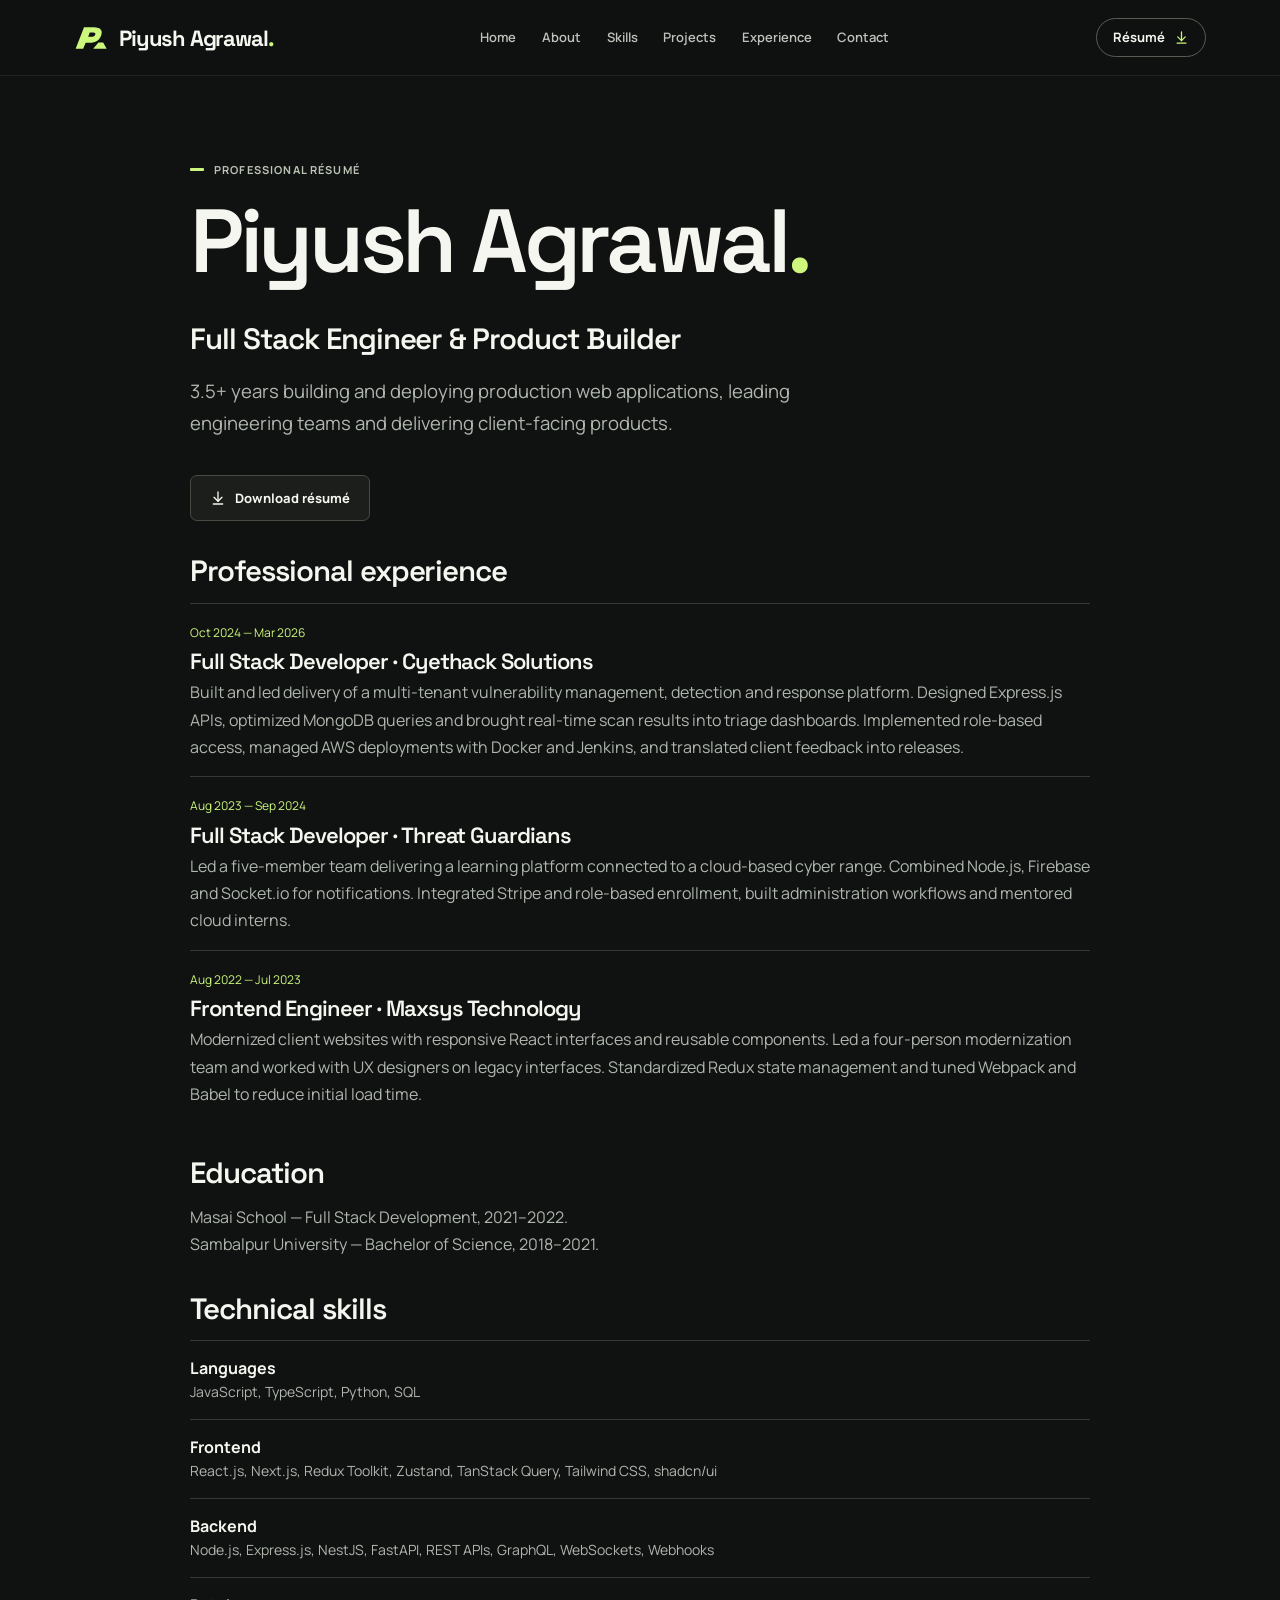
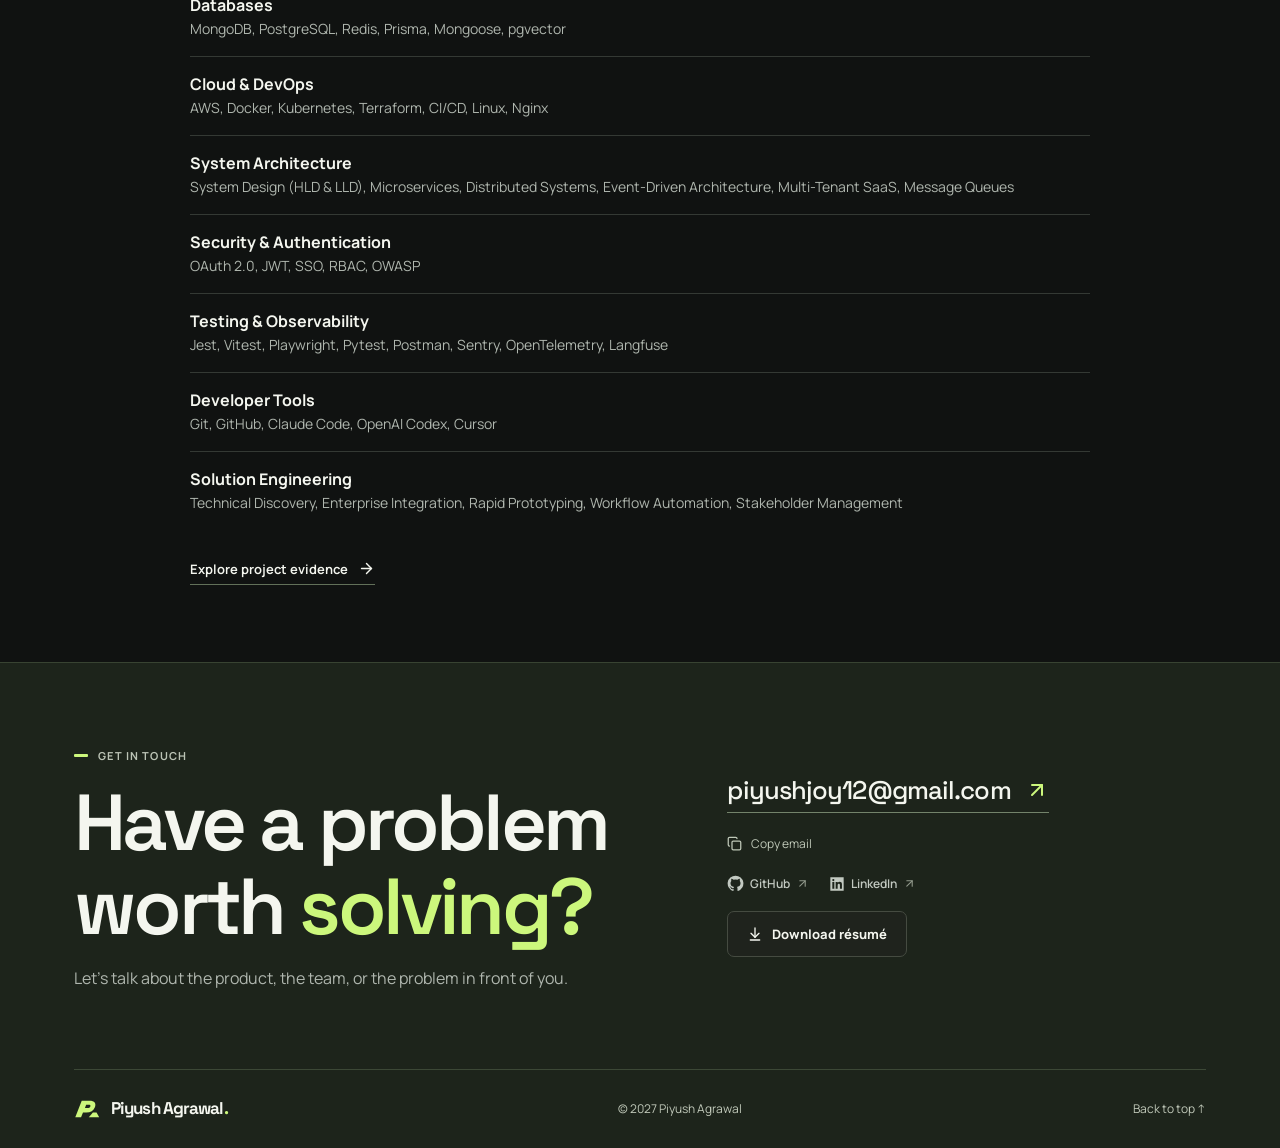
<file: resume/index.html>
<!DOCTYPE html><html lang="en"><head><meta charSet="utf-8"/><meta name="viewport" content="width=device-width, initial-scale=1"/><link rel="preload" href="/fonts/manrope-latin-wght-normal.woff2" as="font" crossorigin="anonymous" type="font/woff2"/><link rel="preload" href="/fonts/space-grotesk-latin-wght-normal.woff2" as="font" crossorigin="anonymous" type="font/woff2"/><link rel="stylesheet" href="/_next/static/chunks/3hlre9z-t3h9k.css" data-precedence="next"/><link rel="preload" as="script" fetchPriority="low" href="/_next/static/chunks/0j1we3cwg31qe.js"/><script src="/_next/static/chunks/16d9m7jc71162.js" async=""></script><script src="/_next/static/chunks/39_j1bdzreq0m.js" async=""></script><script src="/_next/static/chunks/turbopack-2u1d16houkiyo.js" async=""></script><script src="/_next/static/chunks/0xubtizs7n94u.js" async=""></script><link rel="preload" href="/fonts/manrope-latin-wght-normal.woff2" as="font" type="font/woff2" crossorigin="anonymous"/><link rel="preload" href="/fonts/space-grotesk-latin-wght-normal.woff2" as="font" type="font/woff2" crossorigin="anonymous"/><meta name="theme-color" content="#101211"/><title>Professional résumé — Piyush Agrawal</title><meta name="description" content="Full-stack engineering experience, education, technical skills and downloadable résumé."/><meta name="robots" content="index, follow"/><link rel="canonical" href="https://piyush-agrawal6.github.io/resume/"/><meta property="og:title" content="Professional résumé — Piyush Agrawal"/><meta property="og:description" content="Full-stack engineering experience, education, technical skills and downloadable résumé."/><meta property="og:url" content="https://piyush-agrawal6.github.io/resume/"/><meta property="og:site_name" content="Piyush Agrawal"/><meta property="og:image" content="https://piyush-agrawal6.github.io/brand/social.jpg"/><meta property="og:image:width" content="1200"/><meta property="og:image:height" content="630"/><meta property="og:image:alt" content="Piyush Agrawal — Full Stack Engineer and Product Builder"/><meta property="og:type" content="website"/><meta name="twitter:card" content="summary_large_image"/><meta name="twitter:title" content="Professional résumé — Piyush Agrawal"/><meta name="twitter:description" content="Full-stack engineering experience, education, technical skills and downloadable résumé."/><meta name="twitter:image" content="https://piyush-agrawal6.github.io/brand/social.jpg"/><link rel="icon" href="/icon.svg?icon.29tchc7aigtrg.svg" sizes="any" type="image/svg+xml"/><script src="/_next/static/chunks/0cz1d0mv5g_q7.js" noModule=""></script></head><body id="top"><div hidden=""><!--$--><!--/$--></div><a class="skip" href="#main">Skip to content</a><header class="topbar"><div class="shell navInner"><a class="brand" href="/" aria-label="Piyush Agrawal home"><svg viewBox="0 0 42 34" aria-hidden="true" class="mark"><path fill="currentColor" d="M2 30 12 4h12c8.2 0 10.8 4.2 8.5 10.2-2.1 5.3-6.5 8.4-13.5 8.4h-5L11 30H2ZM17 15.6h4c2.2 0 3.8-1 4.4-2.6.7-1.8-.1-2.6-2.5-2.6h-4L17 15.6Z"></path><path fill="currentColor" d="m23 30 6.4-7.5H35L39.2 30H23Z"></path></svg><span>Piyush Agrawal<span class="brandDot">.</span></span></a><nav aria-label="Main" id="main-nav" data-open="false"><a href="/#home">Home</a><a href="/#about">About</a><a href="/#skills">Skills</a><a href="/#projects">Projects</a><a href="/#experience">Experience</a><a href="/#contact">Contact</a></nav><a class="navAction" href="/piyush-agrawal-resume.pdf" download="">Résumé <svg xmlns="http://www.w3.org/2000/svg" width="15" height="15" viewBox="0 0 24 24" fill="none" stroke="currentColor" stroke-width="2" stroke-linecap="round" stroke-linejoin="round" class="lucide lucide-arrow-down-to-line" aria-hidden="true"><path d="M12 17V3"></path><path d="m6 11 6 6 6-6"></path><path d="M19 21H5"></path></svg></a><button class="menuToggle" aria-expanded="false" aria-controls="main-nav" aria-label="Open menu"><svg xmlns="http://www.w3.org/2000/svg" width="24" height="24" viewBox="0 0 24 24" fill="none" stroke="currentColor" stroke-width="2" stroke-linecap="round" stroke-linejoin="round" class="lucide lucide-menu" aria-hidden="true"><path d="M4 5h16"></path><path d="M4 12h16"></path><path d="M4 19h16"></path></svg></button></div></header><main id="main"><article class="shell resume pageTop"><div class="label"><span></span>Professional résumé</div><h1>Piyush Agrawal<span>.</span></h1><h2>Full Stack Engineer &amp; Product Builder</h2><p class="pageIntro">3.5+ years building and deploying production web applications, leading engineering teams and delivering client-facing products.</p><a class="btn outline" href="/piyush-agrawal-resume.pdf" download=""><svg xmlns="http://www.w3.org/2000/svg" width="16" height="16" viewBox="0 0 24 24" fill="none" stroke="currentColor" stroke-width="2" stroke-linecap="round" stroke-linejoin="round" class="lucide lucide-arrow-down-to-line" aria-hidden="true"><path d="M12 17V3"></path><path d="m6 11 6 6 6-6"></path><path d="M19 21H5"></path></svg> Download résumé</a><h2>Professional experience</h2><div class="resumeJob"><span>Oct 2024 — Mar 2026</span><h3>Full Stack Developer<!-- --> · <!-- -->Cyethack Solutions</h3><p>Built and led delivery of a multi-tenant vulnerability management, detection and response platform.<!-- --> <!-- -->Designed Express.js APIs, optimized MongoDB queries and brought real-time scan results into triage dashboards. Implemented role-based access, managed AWS deployments with Docker and Jenkins, and translated client feedback into releases.</p></div><div class="resumeJob"><span>Aug 2023 — Sep 2024</span><h3>Full Stack Developer<!-- --> · <!-- -->Threat Guardians</h3><p>Led a five-member team delivering a learning platform connected to a cloud-based cyber range.<!-- --> <!-- -->Combined Node.js, Firebase and Socket.io for notifications. Integrated Stripe and role-based enrollment, built administration workflows and mentored cloud interns.</p></div><div class="resumeJob"><span>Aug 2022 — Jul 2023</span><h3>Frontend Engineer<!-- --> · <!-- -->Maxsys Technology</h3><p>Modernized client websites with responsive React interfaces and reusable components.<!-- --> <!-- -->Led a four-person modernization team and worked with UX designers on legacy interfaces. Standardized Redux state management and tuned Webpack and Babel to reduce initial load time.</p></div><h2>Education</h2><p>Masai School — Full Stack Development, 2021–2022.<br/>Sambalpur University — Bachelor of Science, 2018–2021.</p><h2>Technical skills</h2><dl><div><dt>Languages</dt><dd>JavaScript, TypeScript, Python, SQL</dd></div><div><dt>Frontend</dt><dd>React.js, Next.js, Redux Toolkit, Zustand, TanStack Query, Tailwind CSS, shadcn/ui</dd></div><div><dt>Backend</dt><dd>Node.js, Express.js, NestJS, FastAPI, REST APIs, GraphQL, WebSockets, Webhooks</dd></div><div><dt>Databases</dt><dd>MongoDB, PostgreSQL, Redis, Prisma, Mongoose, pgvector</dd></div><div><dt>Cloud &amp; DevOps</dt><dd>AWS, Docker, Kubernetes, Terraform, CI/CD, Linux, Nginx</dd></div><div><dt>System Architecture</dt><dd>System Design (HLD &amp; LLD), Microservices, Distributed Systems, Event-Driven Architecture, Multi-Tenant SaaS, Message Queues</dd></div><div><dt>Security &amp; Authentication</dt><dd>OAuth 2.0, JWT, SSO, RBAC, OWASP</dd></div><div><dt>Testing &amp; Observability</dt><dd>Jest, Vitest, Playwright, Pytest, Postman, Sentry, OpenTelemetry, Langfuse</dd></div><div><dt>Developer Tools</dt><dd>Git, GitHub, Claude Code, OpenAI Codex, Cursor</dd></div><div><dt>Solution Engineering</dt><dd>Technical Discovery, Enterprise Integration, Rapid Prototyping, Workflow Automation, Stakeholder Management</dd></div></dl><a class="textLink" href="/projects/">Explore project evidence <svg xmlns="http://www.w3.org/2000/svg" width="17" height="17" viewBox="0 0 24 24" fill="none" stroke="currentColor" stroke-width="2" stroke-linecap="round" stroke-linejoin="round" class="lucide lucide-arrow-right" aria-hidden="true"><path d="M5 12h14"></path><path d="m12 5 7 7-7 7"></path></svg></a></article><!--$--><!--/$--></main><footer id="contact"><div class="shell"><div class="contactMain"><div><div class="label"><span></span>Get in touch</div><h2>Have a problem<br/>worth <em>solving?</em></h2><p>Let’s talk about the product, the team, or the problem in front of you.</p></div><div class="contactRight"><a class="contactMail" href="mailto:piyushjoy12@gmail.com">piyushjoy12@gmail.com<svg xmlns="http://www.w3.org/2000/svg" width="24" height="24" viewBox="0 0 24 24" fill="none" stroke="currentColor" stroke-width="2" stroke-linecap="round" stroke-linejoin="round" class="lucide lucide-arrow-up-right" aria-hidden="true"><path d="M7 7h10v10"></path><path d="M7 17 17 7"></path></svg></a><button class="copy smallLink"><svg xmlns="http://www.w3.org/2000/svg" width="15" height="15" viewBox="0 0 24 24" fill="none" stroke="currentColor" stroke-width="2" stroke-linecap="round" stroke-linejoin="round" class="lucide lucide-copy" aria-hidden="true"><rect width="14" height="14" x="8" y="8" rx="2" ry="2"></rect><path d="M4 16c-1.1 0-2-.9-2-2V4c0-1.1.9-2 2-2h10c1.1 0 2 .9 2 2"></path></svg><span aria-live="polite">Copy email</span></button><div class="socials"><a class="social" href="https://github.com/piyush-agrawal6"><svg aria-hidden="true" width="17" height="17" viewBox="0 0 24 24" fill="currentColor"><path d="M12 .9a11.1 11.1 0 0 0-3.51 21.63c.56.1.76-.24.76-.54v-2.07c-3.08.67-3.73-1.31-3.73-1.31-.51-1.28-1.24-1.62-1.24-1.62-1.01-.69.08-.68.08-.68 1.12.08 1.7 1.14 1.7 1.14 1 1.69 2.61 1.2 3.25.91.1-.72.39-1.2.71-1.48-2.46-.29-5.05-1.23-5.05-5.49 0-1.21.43-2.2 1.14-2.98-.11-.28-.49-1.41.11-2.94 0 0 .93-.3 3.05 1.14a10.62 10.62 0 0 1 5.55 0c2.12-1.44 3.05-1.14 3.05-1.14.61 1.53.23 2.66.12 2.94.72.78 1.13 1.77 1.13 2.98 0 4.27-2.6 5.2-5.08 5.48.4.35.76 1.03.76 2.07v3.05c0 .3.2.65.77.54A11.1 11.1 0 0 0 12 .9Z"></path></svg>GitHub<svg xmlns="http://www.w3.org/2000/svg" width="13" height="13" viewBox="0 0 24 24" fill="none" stroke="currentColor" stroke-width="2" stroke-linecap="round" stroke-linejoin="round" class="lucide lucide-arrow-up-right" aria-hidden="true"><path d="M7 7h10v10"></path><path d="M7 17 17 7"></path></svg></a><a class="social" href="https://www.linkedin.com/in/piyush-agrawal-me/"><svg aria-hidden="true" width="16" height="16" viewBox="0 0 24 24" fill="currentColor"><path d="M2 2h20v20H2zm3 7v10h3V9zm1.5-4.6a1.65 1.65 0 1 0 0 3.3 1.65 1.65 0 0 0 0-3.3zM10 9v10h3v-5.5c0-2.5 3.4-2.7 3.4 0V19h3v-6.7c0-4.3-4.5-4.5-6.4-2.3V9Z"></path></svg>LinkedIn<svg xmlns="http://www.w3.org/2000/svg" width="13" height="13" viewBox="0 0 24 24" fill="none" stroke="currentColor" stroke-width="2" stroke-linecap="round" stroke-linejoin="round" class="lucide lucide-arrow-up-right" aria-hidden="true"><path d="M7 7h10v10"></path><path d="M7 17 17 7"></path></svg></a></div><a class="btn outline" href="/piyush-agrawal-resume.pdf" download=""><svg xmlns="http://www.w3.org/2000/svg" width="16" height="16" viewBox="0 0 24 24" fill="none" stroke="currentColor" stroke-width="2" stroke-linecap="round" stroke-linejoin="round" class="lucide lucide-arrow-down-to-line" aria-hidden="true"><path d="M12 17V3"></path><path d="m6 11 6 6 6-6"></path><path d="M19 21H5"></path></svg> Download résumé</a></div></div><div class="base"><a class="brand" href="/" aria-label="Piyush Agrawal home"><svg viewBox="0 0 42 34" aria-hidden="true" class="mark"><path fill="currentColor" d="M2 30 12 4h12c8.2 0 10.8 4.2 8.5 10.2-2.1 5.3-6.5 8.4-13.5 8.4h-5L11 30H2ZM17 15.6h4c2.2 0 3.8-1 4.4-2.6.7-1.8-.1-2.6-2.5-2.6h-4L17 15.6Z"></path><path fill="currentColor" d="m23 30 6.4-7.5H35L39.2 30H23Z"></path></svg><span>Piyush Agrawal<span class="brandDot">.</span></span></a><span>© 2027 Piyush Agrawal</span><a href="#top">Back to top ↑</a></div></div></footer><script id="_R_">(globalThis["TURBOPACK"] || (globalThis["TURBOPACK"] = [])).push({"otherChunks":["static/chunks/0j1we3cwg31qe.js","static/chunks/16d9m7jc71162.js","static/chunks/39_j1bdzreq0m.js"],"runtimeModuleIds":[94553]});</script><script src="/_next/static/chunks/0j1we3cwg31qe.js" async=""></script><script>(self.__next_f=self.__next_f||[]).push([0])</script><script>self.__next_f.push([1,"1:\"$Sreact.fragment\"\n2:\"/_next/static/chunks/0xubtizs7n94u.js\"\n3:I[1025,[\"$2\"],\"Header\"]\n4:I[39756,[\"$2\"],\"default\"]\n5:I[37457,[\"$2\"],\"default\"]\n6:I[5014,[\"$2\"],\"default\"]\n7:I[1025,[\"$2\"],\"CopyEmail\"]\n10:I[68027,[\"$2\"],\"default\",1]\n:HL[\"/_next/static/chunks/3hlre9z-t3h9k.css\",\"style\"]\n:HL[\"/fonts/manrope-latin-wght-normal.woff2\",\"font\",{\"crossOrigin\":\"anonymous\",\"type\":\"font/woff2\"}]\n:HL[\"/fonts/space-grotesk-latin-wght-normal.woff2\",\"font\",{\"crossOrigin\":\"anonymous\",\"type\":\"font/woff2\"}]\nc:X\nd:[[\"children\",{\"s\":\"__PAGE__\",\"h\":512,\"d\":{\"r\":\"$Le\",\"p\":false,\"v\":null}}]]\na:[[\"children\",{\"s\":\"resume\",\"h\":512,\"d\":{\"r\":\"$Lb\",\"p\":false,\"v\":\"$c\"},\"c\":\"$Qd\"}]]\n"])</script><script>self.__next_f.push([1,"0:{\"P\":null,\"c\":[\"\",\"resume\",\"\"],\"q\":\"\",\"i\":false,\"t\":{\"t\":{\"s\":\"\",\"h\":528,\"d\":{\"r\":[\"$\",\"$1\",\"c\",{\"children\":[[[\"$\",\"link\",\"0\",{\"rel\":\"stylesheet\",\"href\":\"/_next/static/chunks/3hlre9z-t3h9k.css\",\"precedence\":\"next\",\"crossOrigin\":\"$undefined\",\"nonce\":\"$undefined\"}],[\"$\",\"script\",\"script-0\",{\"src\":\"/_next/static/chunks/0xubtizs7n94u.js\",\"async\":true,\"nonce\":\"$undefined\"}]],[\"$\",\"html\",null,{\"lang\":\"en\",\"children\":[[\"$\",\"head\",null,{\"children\":[[\"$\",\"link\",null,{\"rel\":\"preload\",\"href\":\"/fonts/manrope-latin-wght-normal.woff2\",\"as\":\"font\",\"type\":\"font/woff2\",\"crossOrigin\":\"anonymous\"}],[\"$\",\"link\",null,{\"rel\":\"preload\",\"href\":\"/fonts/space-grotesk-latin-wght-normal.woff2\",\"as\":\"font\",\"type\":\"font/woff2\",\"crossOrigin\":\"anonymous\"}]]}],[\"$\",\"body\",null,{\"id\":\"top\",\"children\":[[\"$\",\"a\",null,{\"className\":\"skip\",\"href\":\"#main\",\"children\":\"Skip to content\"}],[\"$\",\"$L3\",null,{}],[\"$\",\"main\",null,{\"id\":\"main\",\"children\":[\"$\",\"$L4\",null,{\"parallelRouterKey\":\"children\",\"error\":\"$undefined\",\"errorStyles\":\"$undefined\",\"errorScripts\":\"$undefined\",\"template\":[\"$\",\"$L5\",null,{}],\"templateStyles\":\"$undefined\",\"templateScripts\":\"$undefined\",\"notFound\":[[\"$\",\"section\",null,{\"className\":\"shell section pageTop\",\"children\":[[\"$\",\"p\",null,{\"className\":\"label\",\"children\":\"404 · Page not found\"}],[\"$\",\"h1\",null,{\"children\":\"Lost the thread?\"}],[\"$\",\"p\",null,{\"className\":\"pageIntro\",\"children\":\"This page isn’t part of the portfolio.\"}],[\"$\",\"a\",null,{\"className\":\"btn primary\",\"href\":\"/\",\"children\":\"Back to home ↗\"}]]}],[]],\"forbidden\":\"$undefined\",\"unauthorized\":\"$undefined\"}]}],[\"$\",\"footer\",null,{\"id\":\"contact\",\"children\":[\"$\",\"div\",null,{\"className\":\"shell\",\"children\":[[\"$\",\"div\",null,{\"className\":\"contactMain\",\"children\":[[\"$\",\"div\",null,{\"children\":[[\"$\",\"div\",null,{\"className\":\"label\",\"children\":[[\"$\",\"span\",null,{}],\"Get in touch\"]}],[\"$\",\"h2\",null,{\"children\":[\"Have a problem\",[\"$\",\"br\",null,{}],\"worth \",[\"$\",\"em\",null,{\"children\":\"solving?\"}]]}],[\"$\",\"p\",null,{\"children\":\"Let’s talk about the product, the team, or the problem in front of you.\"}]]}],[\"$\",\"div\",null,{\"className\":\"contactRight\",\"children\":[[\"$\",\"a\",null,{\"className\":\"contactMail\",\"href\":\"mailto:piyushjoy12@gmail.com\",\"children\":[\"piyushjoy12@gmail.com\",[\"$\",\"$L6\",null,{\"ref\":\"$undefined\",\"icon\":{\"name\":\"arrow-up-right\",\"size\":24,\"node\":[[\"path\",{\"d\":\"M7 7h10v10\",\"key\":\"1tivn9\"}],[\"path\",{\"d\":\"M7 17 17 7\",\"key\":\"1vkiza\"}]]},\"className\":\"$undefined\"}]]}],[\"$\",\"$L7\",null,{}],[\"$\",\"div\",null,{\"className\":\"socials\",\"children\":[[\"$\",\"a\",null,{\"className\":\"social\",\"href\":\"https://github.com/piyush-agrawal6\",\"children\":[[\"$\",\"svg\",null,{\"aria-hidden\":\"true\",\"width\":\"17\",\"height\":\"17\",\"viewBox\":\"0 0 24 24\",\"fill\":\"currentColor\",\"children\":[\"$\",\"path\",null,{\"d\":\"M12 .9a11.1 11.1 0 0 0-3.51 21.63c.56.1.76-.24.76-.54v-2.07c-3.08.67-3.73-1.31-3.73-1.31-.51-1.28-1.24-1.62-1.24-1.62-1.01-.69.08-.68.08-.68 1.12.08 1.7 1.14 1.7 1.14 1 1.69 2.61 1.2 3.25.91.1-.72.39-1.2.71-1.48-2.46-.29-5.05-1.23-5.05-5.49 0-1.21.43-2.2 1.14-2.98-.11-.28-.49-1.41.11-2.94 0 0 .93-.3 3.05 1.14a10.62 10.62 0 0 1 5.55 0c2.12-1.44 3.05-1.14 3.05-1.14.61 1.53.23 2.66.12 2.94.72.78 1.13 1.77 1.13 2.98 0 4.27-2.6 5.2-5.08 5.48.4.35.76 1.03.76 2.07v3.05c0 .3.2.65.77.54A11.1 11.1 0 0 0 12 .9Z\"}]}],\"GitHub\",[\"$\",\"$L6\",null,{\"ref\":\"$undefined\",\"icon\":\"$0:t:t:d:r:props:children:1:props:children:1:props:children:3:props:children:props:children:0:props:children:1:props:children:0:props:children:1:props:icon\",\"className\":\"$undefined\",\"size\":13}]]}],[\"$\",\"a\",null,{\"className\":\"social\",\"href\":\"https://www.linkedin.com/in/piyush-agrawal-me/\",\"children\":[[\"$\",\"svg\",null,{\"aria-hidden\":\"true\",\"width\":\"16\",\"height\":\"16\",\"viewBox\":\"0 0 24 24\",\"fill\":\"currentColor\",\"children\":[\"$\",\"path\",null,{\"d\":\"M2 2h20v20H2zm3 7v10h3V9zm1.5-4.6a1.65 1.65 0 1 0 0 3.3 1.65 1.65 0 0 0 0-3.3zM10 9v10h3v-5.5c0-2.5 3.4-2.7 3.4 0V19h3v-6.7c0-4.3-4.5-4.5-6.4-2.3V9Z\"}]}],\"LinkedIn\",[\"$\",\"$L6\",null,{\"ref\":\"$undefined\",\"icon\":\"$0:t:t:d:r:props:children:1:props:children:1:props:children:3:props:children:props:children:0:props:children:1:props:children:0:props:children:1:props:icon\",\"className\":\"$undefined\",\"size\":13}]]}]]}],[\"$\",\"a\",null,{\"className\":\"btn outline\",\"href\":\"/piyush-agrawal-resume.pdf\",\"download\":true,\"children\":[[\"$\",\"$L6\",null,{\"ref\":\"$undefined\",\"icon\":{\"name\":\"arrow-down-to-line\",\"size\":24,\"node\":[[\"path\",{\"d\":\"M12 17V3\",\"key\":\"1cwfxf\"}],[\"path\",{\"d\":\"m6 11 6 6 6-6\",\"key\":\"12ii2o\"}],[\"path\",{\"d\":\"M19 21H5\",\"key\":\"150jfl\"}]]},\"className\":\"$undefined\",\"size\":16}],\" Download résumé\"]}]]}]]}],[\"$\",\"div\",null,{\"className\":\"base\",\"children\":[[\"$\",\"a\",null,{\"className\":\"brand\",\"href\":\"/\",\"aria-label\":\"Piyush Agrawal home\",\"children\":[[\"$\",\"svg\",null,{\"viewBox\":\"0 0 42 34\",\"aria-hidden\":\"true\",\"className\":\"mark\",\"children\":[[\"$\",\"path\",null,{\"fill\":\"currentColor\",\"d\":\"M2 30 12 4h12c8.2 0 10.8 4.2 8.5 10.2-2.1 5.3-6.5 8.4-13.5 8.4h-5L11 30H2ZM17 15.6h4c2.2 0 3.8-1 4.4-2.6.7-1.8-.1-2.6-2.5-2.6h-4L17 15.6Z\"}],[\"$\",\"path\",null,{\"fill\":\"currentColor\",\"d\":\"m23 30 6.4-7.5H35L39.2 30H23Z\"}]]}],[\"$\",\"span\",null,{\"children\":[\"Piyush Agrawal\",[\"$\",\"span\",null,{\"className\":\"brandDot\",\"children\":\".\"}]]}]]}],\"$L8\",\"$L9\"]}]]}]}]]}]]}]]}],\"p\":false,\"v\":null},\"c\":\"$Qa\"},\"h\":{\"r\":\"$Lf\",\"p\":false,\"v\":null}},\"m\":\"$undefined\",\"G\":[\"$10\",[\"$L11\"]],\"S\":true,\"r\":\"$undefined\",\"s\":\"$undefined\",\"a\":\"$undefined\",\"l\":\"$undefined\",\"p\":\"$undefined\",\"d\":\"$undefined\",\"b\":\"0__WOv9PfR0BDg-CtC9AK\"}\n"])</script><script>self.__next_f.push([1,"16:\"ViewportBoundary\"\n17:I[97367,[\"$2\"],\"$16\"]\n19:\"MetadataBoundary\"\n1a:I[97367,[\"$2\"],\"$19\"]\n1b:\"$Sreact.suspense\"\n8:[\"$\",\"span\",null,{\"children\":\"© 2027 Piyush Agrawal\"}]\n9:[\"$\",\"a\",null,{\"href\":\"#top\",\"children\":\"Back to top ↑\"}]\nb:[\"$\",\"$1\",\"c\",{\"children\":[null,[\"$\",\"$L4\",null,{\"parallelRouterKey\":\"children\",\"error\":\"$undefined\",\"errorStyles\":\"$undefined\",\"errorScripts\":\"$undefined\",\"template\":[\"$\",\"$L5\",null,{}],\"templateStyles\":\"$undefined\",\"templateScripts\":\"$undefined\",\"notFound\":\"$undefined\",\"forbidden\":\"$undefined\",\"unauthorized\":\"$undefined\"}]]}]\n"])</script><script>self.__next_f.push([1,"e:[\"$\",\"$1\",\"c\",{\"children\":[[\"$\",\"article\",null,{\"className\":\"shell resume pageTop\",\"children\":[[\"$\",\"div\",null,{\"className\":\"label\",\"children\":[[\"$\",\"span\",null,{}],\"Professional résumé\"]}],[\"$\",\"h1\",null,{\"children\":[\"Piyush Agrawal\",[\"$\",\"span\",null,{\"children\":\".\"}]]}],[\"$\",\"h2\",null,{\"children\":\"Full Stack Engineer \u0026 Product Builder\"}],[\"$\",\"p\",null,{\"className\":\"pageIntro\",\"children\":\"3.5+ years building and deploying production web applications, leading engineering teams and delivering client-facing products.\"}],[\"$\",\"a\",null,{\"className\":\"btn outline\",\"href\":\"/piyush-agrawal-resume.pdf\",\"download\":true,\"children\":[[\"$\",\"$L6\",null,{\"ref\":\"$undefined\",\"icon\":\"$0:t:t:d:r:props:children:1:props:children:1:props:children:3:props:children:props:children:0:props:children:1:props:children:3:props:children:0:props:icon\",\"className\":\"$undefined\",\"size\":16}],\" Download résumé\"]}],[\"$\",\"h2\",null,{\"children\":\"Professional experience\"}],[[\"$\",\"div\",\"Cyethack Solutions\",{\"className\":\"resumeJob\",\"children\":[[\"$\",\"span\",null,{\"children\":\"Oct 2024 — Mar 2026\"}],[\"$\",\"h3\",null,{\"children\":[\"Full Stack Developer\",\" · \",\"Cyethack Solutions\"]}],[\"$\",\"p\",null,{\"children\":[\"Built and led delivery of a multi-tenant vulnerability management, detection and response platform.\",\" \",\"Designed Express.js APIs, optimized MongoDB queries and brought real-time scan results into triage dashboards. Implemented role-based access, managed AWS deployments with Docker and Jenkins, and translated client feedback into releases.\"]}]]}],[\"$\",\"div\",\"Threat Guardians\",{\"className\":\"resumeJob\",\"children\":[[\"$\",\"span\",null,{\"children\":\"Aug 2023 — Sep 2024\"}],[\"$\",\"h3\",null,{\"children\":[\"Full Stack Developer\",\" · \",\"Threat Guardians\"]}],[\"$\",\"p\",null,{\"children\":[\"Led a five-member team delivering a learning platform connected to a cloud-based cyber range.\",\" \",\"Combined Node.js, Firebase and Socket.io for notifications. Integrated Stripe and role-based enrollment, built administration workflows and mentored cloud interns.\"]}]]}],[\"$\",\"div\",\"Maxsys Technology\",{\"className\":\"resumeJob\",\"children\":[[\"$\",\"span\",null,{\"children\":\"Aug 2022 — Jul 2023\"}],[\"$\",\"h3\",null,{\"children\":[\"Frontend Engineer\",\" · \",\"Maxsys Technology\"]}],[\"$\",\"p\",null,{\"children\":[\"Modernized client websites with responsive React interfaces and reusable components.\",\" \",\"Led a four-person modernization team and worked with UX designers on legacy interfaces. Standardized Redux state management and tuned Webpack and Babel to reduce initial load time.\"]}]]}]],[\"$\",\"h2\",null,{\"children\":\"Education\"}],[\"$\",\"p\",null,{\"children\":[\"Masai School — Full Stack Development, 2021–2022.\",[\"$\",\"br\",null,{}],\"Sambalpur University — Bachelor of Science, 2018–2021.\"]}],[\"$\",\"h2\",null,{\"children\":\"Technical skills\"}],[\"$\",\"dl\",null,{\"children\":[[\"$\",\"div\",\"Languages\",{\"children\":[[\"$\",\"dt\",null,{\"children\":\"Languages\"}],[\"$\",\"dd\",null,{\"children\":\"JavaScript, TypeScript, Python, SQL\"}]]}],[\"$\",\"div\",\"Frontend\",{\"children\":[[\"$\",\"dt\",null,{\"children\":\"Frontend\"}],[\"$\",\"dd\",null,{\"children\":\"React.js, Next.js, Redux Toolkit, Zustand, TanStack Query, Tailwind CSS, shadcn/ui\"}]]}],[\"$\",\"div\",\"Backend\",{\"children\":[[\"$\",\"dt\",null,{\"children\":\"Backend\"}],[\"$\",\"dd\",null,{\"children\":\"Node.js, Express.js, NestJS, FastAPI, REST APIs, GraphQL, WebSockets, Webhooks\"}]]}],[\"$\",\"div\",\"Databases\",{\"children\":[[\"$\",\"dt\",null,{\"children\":\"Databases\"}],[\"$\",\"dd\",null,{\"children\":\"MongoDB, PostgreSQL, Redis, Prisma, Mongoose, pgvector\"}]]}],[\"$\",\"div\",\"Cloud \u0026 DevOps\",{\"children\":[[\"$\",\"dt\",null,{\"children\":\"Cloud \u0026 DevOps\"}],[\"$\",\"dd\",null,{\"children\":\"AWS, Docker, Kubernetes, Terraform, CI/CD, Linux, Nginx\"}]]}],[\"$\",\"div\",\"System Architecture\",{\"children\":[[\"$\",\"dt\",null,{\"children\":\"System Architecture\"}],[\"$\",\"dd\",null,{\"children\":\"System Design (HLD \u0026 LLD), Microservices, Distributed Systems, Event-Driven Architecture, Multi-Tenant SaaS, Message Queues\"}]]}],[\"$\",\"div\",\"Security \u0026 Authentication\",{\"children\":[[\"$\",\"dt\",null,{\"children\":\"Security \u0026 Authentication\"}],[\"$\",\"dd\",null,{\"children\":\"OAuth 2.0, JWT, SSO, RBAC, OWASP\"}]]}],[\"$\",\"div\",\"Testing \u0026 Observability\",{\"children\":[[\"$\",\"dt\",null,{\"children\":\"Testing \u0026 Observability\"}],[\"$\",\"dd\",null,{\"children\":\"Jest, Vitest, Playwright, Pytest, Postman, Sentry, OpenTelemetry, Langfuse\"}]]}],\"$L12\",\"$L13\"]}],\"$L14\"]}],null,\"$L15\"]}]\n"])</script><script>self.__next_f.push([1,"f:[\"$\",\"$1\",\"h\",{\"children\":[null,[\"$\",\"$L17\",null,{\"children\":\"$L18\"}],[\"$\",\"$L1a\",null,{\"children\":[[\"$\",\"div\",null,{\"hidden\":true,\"children\":[\"$\",\"$1b\",null,{\"name\":\"Next.Metadata\",\"children\":\"$L1c\"}]}],null]}],null]}]\n11:[\"$\",\"link\",\"0\",{\"rel\":\"stylesheet\",\"href\":\"/_next/static/chunks/3hlre9z-t3h9k.css\",\"precedence\":\"next\",\"crossOrigin\":\"$undefined\",\"nonce\":\"$undefined\"}]\n"])</script><script>self.__next_f.push([1,"1d:I[97367,[\"$2\"],\"OutletBoundary\"]\nc:C\n12:[\"$\",\"div\",\"Developer Tools\",{\"children\":[[\"$\",\"dt\",null,{\"children\":\"Developer Tools\"}],[\"$\",\"dd\",null,{\"children\":\"Git, GitHub, Claude Code, OpenAI Codex, Cursor\"}]]}]\n13:[\"$\",\"div\",\"Solution Engineering\",{\"children\":[[\"$\",\"dt\",null,{\"children\":\"Solution Engineering\"}],[\"$\",\"dd\",null,{\"children\":\"Technical Discovery, Enterprise Integration, Rapid Prototyping, Workflow Automation, Stakeholder Management\"}]]}]\n14:[\"$\",\"a\",null,{\"className\":\"textLink\",\"href\":\"/projects/\",\"children\":[\"Explore project evidence \",[\"$\",\"$L6\",null,{\"ref\":\"$undefined\",\"icon\":{\"name\":\"arrow-right\",\"size\":24,\"node\":[[\"path\",{\"d\":\"M5 12h14\",\"key\":\"1ays0h\"}],[\"path\",{\"d\":\"m12 5 7 7-7 7\",\"key\":\"xquz4c\"}]]},\"className\":\"$undefined\",\"size\":17}]]}]\n15:[\"$\",\"$L1d\",null,{\"children\":[\"$\",\"$1b\",null,{\"name\":\"Next.MetadataOutlet\",\"children\":\"$@1e\"}]}]\n"])</script><script>self.__next_f.push([1,"18:[[\"$\",\"meta\",\"0\",{\"charSet\":\"utf-8\"}],[\"$\",\"meta\",\"1\",{\"name\":\"viewport\",\"content\":\"width=device-width, initial-scale=1\"}],[\"$\",\"meta\",\"2\",{\"name\":\"theme-color\",\"content\":\"#101211\"}]]\n"])</script><script>self.__next_f.push([1,"1f:I[27201,[\"$2\"],\"IconMark\"]\n"])</script><script>self.__next_f.push([1,"1c:[[\"$\",\"title\",\"0\",{\"children\":\"Professional résumé — Piyush Agrawal\"}],[\"$\",\"meta\",\"1\",{\"name\":\"description\",\"content\":\"Full-stack engineering experience, education, technical skills and downloadable résumé.\"}],[\"$\",\"meta\",\"2\",{\"name\":\"robots\",\"content\":\"index, follow\"}],[\"$\",\"link\",\"3\",{\"rel\":\"canonical\",\"href\":\"https://piyush-agrawal6.github.io/resume/\"}],[\"$\",\"meta\",\"4\",{\"property\":\"og:title\",\"content\":\"Professional résumé — Piyush Agrawal\"}],[\"$\",\"meta\",\"5\",{\"property\":\"og:description\",\"content\":\"Full-stack engineering experience, education, technical skills and downloadable résumé.\"}],[\"$\",\"meta\",\"6\",{\"property\":\"og:url\",\"content\":\"https://piyush-agrawal6.github.io/resume/\"}],[\"$\",\"meta\",\"7\",{\"property\":\"og:site_name\",\"content\":\"Piyush Agrawal\"}],[\"$\",\"meta\",\"8\",{\"property\":\"og:image\",\"content\":\"https://piyush-agrawal6.github.io/brand/social.jpg\"}],[\"$\",\"meta\",\"9\",{\"property\":\"og:image:width\",\"content\":\"1200\"}],[\"$\",\"meta\",\"10\",{\"property\":\"og:image:height\",\"content\":\"630\"}],[\"$\",\"meta\",\"11\",{\"property\":\"og:image:alt\",\"content\":\"Piyush Agrawal — Full Stack Engineer and Product Builder\"}],[\"$\",\"meta\",\"12\",{\"property\":\"og:type\",\"content\":\"website\"}],[\"$\",\"meta\",\"13\",{\"name\":\"twitter:card\",\"content\":\"summary_large_image\"}],[\"$\",\"meta\",\"14\",{\"name\":\"twitter:title\",\"content\":\"Professional résumé — Piyush Agrawal\"}],[\"$\",\"meta\",\"15\",{\"name\":\"twitter:description\",\"content\":\"Full-stack engineering experience, education, technical skills and downloadable résumé.\"}],[\"$\",\"meta\",\"16\",{\"name\":\"twitter:image\",\"content\":\"https://piyush-agrawal6.github.io/brand/social.jpg\"}],[\"$\",\"link\",\"17\",{\"rel\":\"icon\",\"href\":\"/icon.svg?icon.29tchc7aigtrg.svg\",\"sizes\":\"any\",\"type\":\"image/svg+xml\"}],[\"$\",\"$L1f\",\"18\",{}]]\n"])</script><script>self.__next_f.push([1,"1e:null\n"])</script></body></html>
</file>
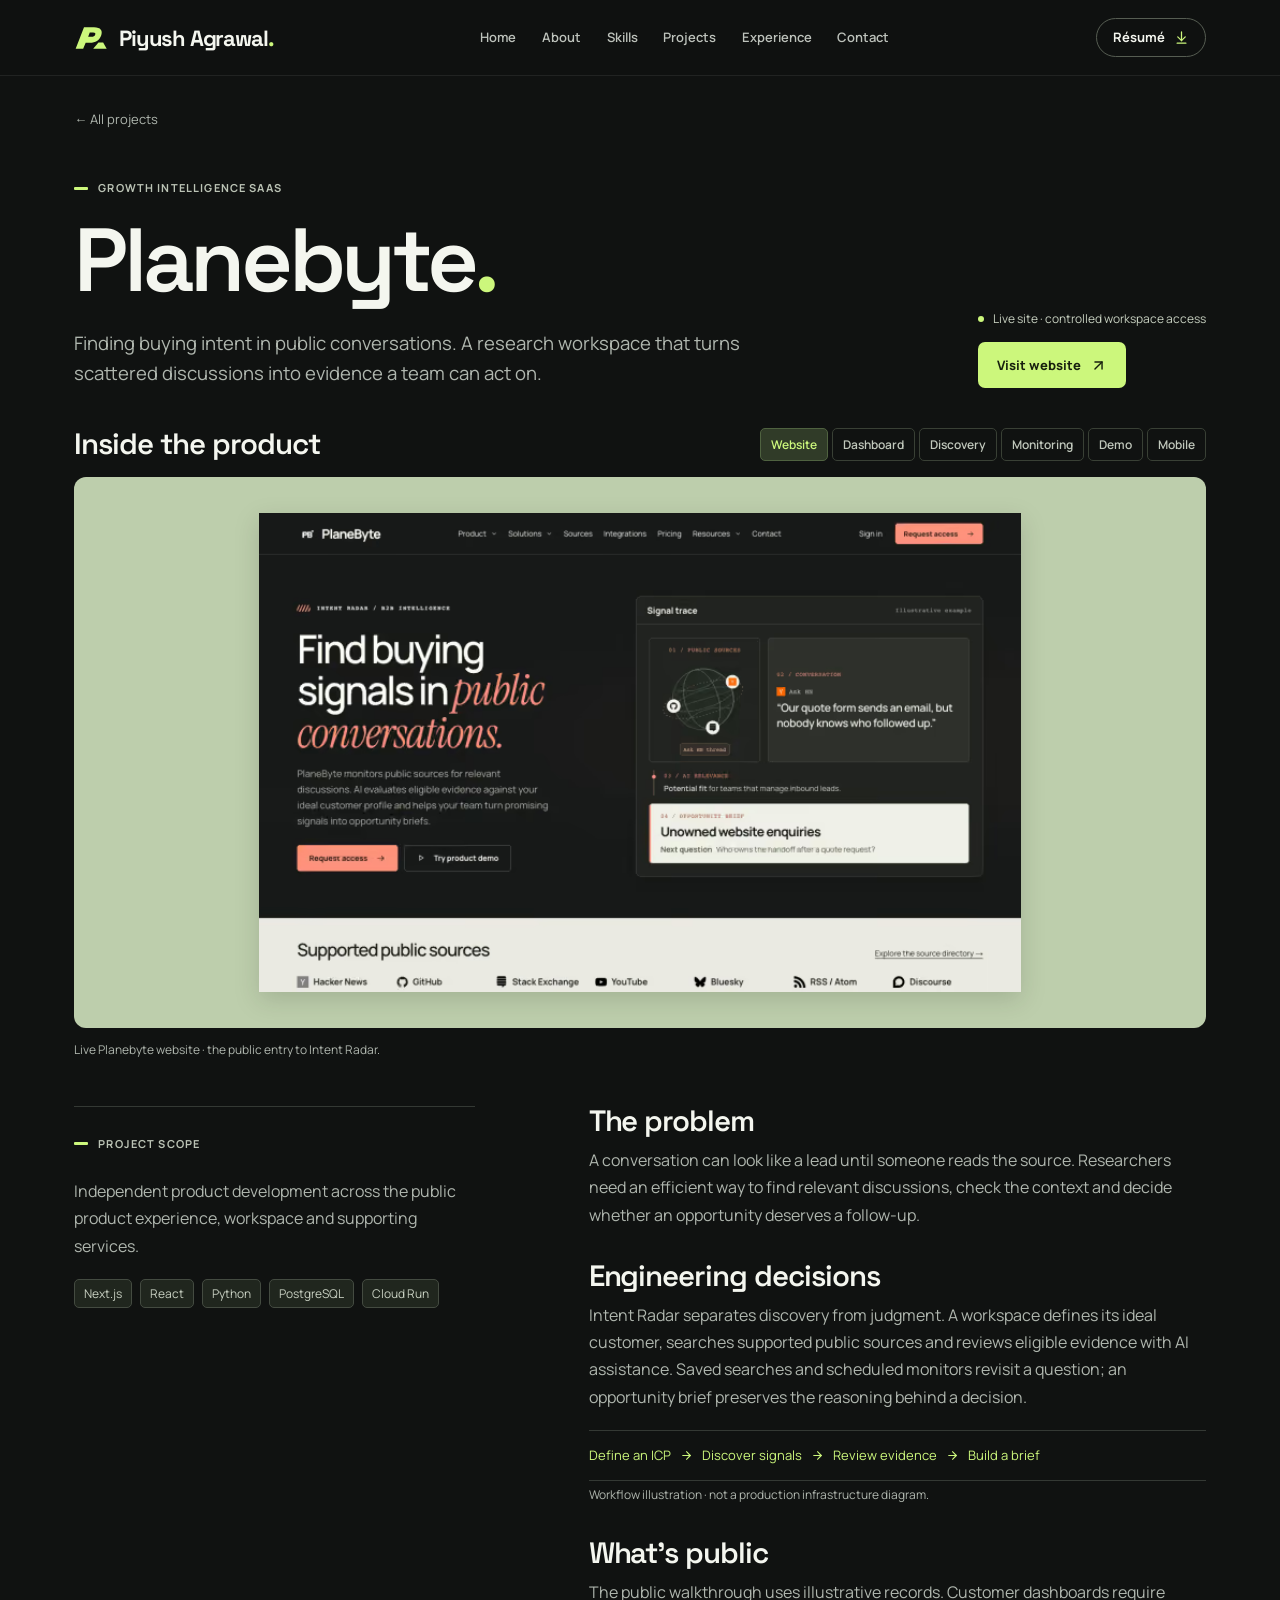
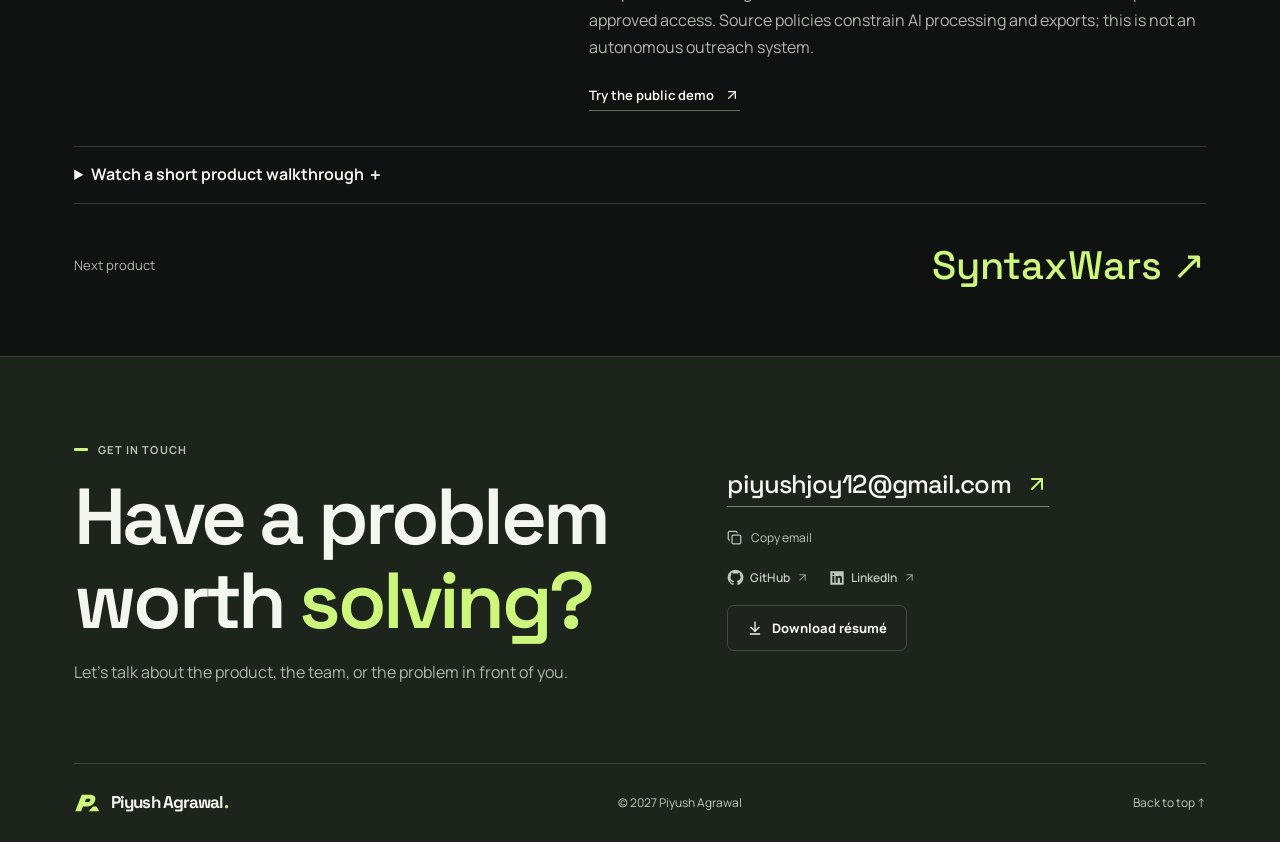
<file: projects/planebyte/index.html>
<!DOCTYPE html><html lang="en"><head><meta charSet="utf-8"/><meta name="viewport" content="width=device-width, initial-scale=1"/><link rel="preload" href="/fonts/manrope-latin-wght-normal.woff2" as="font" crossorigin="anonymous" type="font/woff2"/><link rel="preload" href="/fonts/space-grotesk-latin-wght-normal.woff2" as="font" crossorigin="anonymous" type="font/woff2"/><link rel="preload" href="/products/planebyte-home-compact.avif" as="image" type="image/avif" fetchPriority="high" media="(max-width:650px)"/><link rel="stylesheet" href="/_next/static/chunks/3hlre9z-t3h9k.css" data-precedence="next"/><link rel="preload" as="script" fetchPriority="low" href="/_next/static/chunks/0j1we3cwg31qe.js"/><script src="/_next/static/chunks/16d9m7jc71162.js" async=""></script><script src="/_next/static/chunks/39_j1bdzreq0m.js" async=""></script><script src="/_next/static/chunks/turbopack-2u1d16houkiyo.js" async=""></script><script src="/_next/static/chunks/0xubtizs7n94u.js" async=""></script><link rel="preload" href="/fonts/manrope-latin-wght-normal.woff2" as="font" type="font/woff2" crossorigin="anonymous"/><link rel="preload" href="/fonts/space-grotesk-latin-wght-normal.woff2" as="font" type="font/woff2" crossorigin="anonymous"/><link rel="preload" as="image" type="image/avif" media="(max-width:650px)" href="/products/planebyte-home-compact.avif" fetchPriority="high"/><meta name="theme-color" content="#101211"/><title>Planebyte — Engineering case study | Piyush Agrawal</title><meta name="description" content="Finding buying intent in public conversations. A research workspace that turns scattered discussions into evidence a team can act on."/><meta name="robots" content="index, follow"/><link rel="canonical" href="https://piyush-agrawal6.github.io/projects/planebyte/"/><meta property="og:title" content="Planebyte — Engineering case study | Piyush Agrawal"/><meta property="og:description" content="Finding buying intent in public conversations. A research workspace that turns scattered discussions into evidence a team can act on."/><meta property="og:url" content="https://piyush-agrawal6.github.io/projects/planebyte/"/><meta property="og:site_name" content="Piyush Agrawal"/><meta property="og:image" content="https://piyush-agrawal6.github.io/brand/social.jpg"/><meta property="og:image:width" content="1200"/><meta property="og:image:height" content="630"/><meta property="og:image:alt" content="Piyush Agrawal — Full Stack Engineer and Product Builder"/><meta property="og:type" content="website"/><meta name="twitter:card" content="summary_large_image"/><meta name="twitter:title" content="Planebyte — Engineering case study | Piyush Agrawal"/><meta name="twitter:description" content="Finding buying intent in public conversations. A research workspace that turns scattered discussions into evidence a team can act on."/><meta name="twitter:image" content="https://piyush-agrawal6.github.io/brand/social.jpg"/><link rel="icon" href="/icon.svg?icon.29tchc7aigtrg.svg" sizes="any" type="image/svg+xml"/><script src="/_next/static/chunks/0cz1d0mv5g_q7.js" noModule=""></script></head><body id="top"><div hidden=""><!--$--><!--/$--></div><a class="skip" href="#main">Skip to content</a><header class="topbar"><div class="shell navInner"><a class="brand" href="/" aria-label="Piyush Agrawal home"><svg viewBox="0 0 42 34" aria-hidden="true" class="mark"><path fill="currentColor" d="M2 30 12 4h12c8.2 0 10.8 4.2 8.5 10.2-2.1 5.3-6.5 8.4-13.5 8.4h-5L11 30H2ZM17 15.6h4c2.2 0 3.8-1 4.4-2.6.7-1.8-.1-2.6-2.5-2.6h-4L17 15.6Z"></path><path fill="currentColor" d="m23 30 6.4-7.5H35L39.2 30H23Z"></path></svg><span>Piyush Agrawal<span class="brandDot">.</span></span></a><nav aria-label="Main" id="main-nav" data-open="false"><a href="/#home">Home</a><a href="/#about">About</a><a href="/#skills">Skills</a><a href="/#projects">Projects</a><a href="/#experience">Experience</a><a href="/#contact">Contact</a></nav><a class="navAction" href="/piyush-agrawal-resume.pdf" download="">Résumé <svg xmlns="http://www.w3.org/2000/svg" width="15" height="15" viewBox="0 0 24 24" fill="none" stroke="currentColor" stroke-width="2" stroke-linecap="round" stroke-linejoin="round" class="lucide lucide-arrow-down-to-line" aria-hidden="true"><path d="M12 17V3"></path><path d="m6 11 6 6 6-6"></path><path d="M19 21H5"></path></svg></a><button class="menuToggle" aria-expanded="false" aria-controls="main-nav" aria-label="Open menu"><svg xmlns="http://www.w3.org/2000/svg" width="24" height="24" viewBox="0 0 24 24" fill="none" stroke="currentColor" stroke-width="2" stroke-linecap="round" stroke-linejoin="round" class="lucide lucide-menu" aria-hidden="true"><path d="M4 5h16"></path><path d="M4 12h16"></path><path d="M4 19h16"></path></svg></button></div></header><main id="main"><script type="application/ld+json">{"@context":"https://schema.org","@type":"CreativeWork","name":"Planebyte","description":"Finding buying intent in public conversations. A research workspace that turns scattered discussions into evidence a team can act on.","url":"https://piyush-agrawal6.github.io/projects/planebyte/","creator":{"@type":"Person","name":"Piyush Agrawal"}}</script><script type="application/ld+json">{"@context":"https://schema.org","@type":"BreadcrumbList","itemListElement":[{"@type":"ListItem","position":1,"name":"Home","item":"https://piyush-agrawal6.github.io/"},{"@type":"ListItem","position":2,"name":"Projects","item":"https://piyush-agrawal6.github.io/projects/"},{"@type":"ListItem","position":3,"name":"Planebyte","item":"https://piyush-agrawal6.github.io/projects/planebyte/"}]}</script><article class="shell case case-planebyte"><a class="back" href="/projects/">← All projects</a><div class="caseIntro"><div><div class="label"><span></span>Growth intelligence SaaS</div><h1>Planebyte<span>.</span></h1><p class="pageIntro">Finding buying intent in public conversations. A research workspace that turns scattered discussions into evidence a team can act on.</p></div><div class="caseAside"><span class="statusDot">Live site · controlled workspace access</span><a class="btn primary" href="https://planebyte.com/">Visit website <svg xmlns="http://www.w3.org/2000/svg" width="17" height="17" viewBox="0 0 24 24" fill="none" stroke="currentColor" stroke-width="2" stroke-linecap="round" stroke-linejoin="round" class="lucide lucide-arrow-up-right" aria-hidden="true"><path d="M7 7h10v10"></path><path d="M7 17 17 7"></path></svg></a></div></div><section class="gallery" aria-label="Planebyte product screens"><div class="galleryTools"><h2>Inside the product</h2><div class="viewButtons"><button aria-pressed="true">Website</button><button aria-pressed="false">Dashboard</button><button aria-pressed="false">Discovery</button><button aria-pressed="false">Monitoring</button><button aria-pressed="false">Demo</button><button aria-pressed="false">Mobile</button></div></div><figure class="galleryCanvas " data-detail="false"><picture class="galleryPicture"><source media="(max-width:650px)" type="image/avif" srcSet="/products/planebyte-home-compact.avif"/><img src="/products/planebyte-home.webp" alt="Live Planebyte website · the public entry to Intent Radar." srcSet="/products/planebyte-home-small.webp 700w, /products/planebyte-home.webp 1400w" sizes="(max-width:650px) 88vw, 84vw" loading="eager" fetchPriority="high" width="1400" height="880"/></picture></figure><p class="caption" aria-live="polite">Live Planebyte website · the public entry to Intent Radar.</p></section><div class="caseBody"><aside><div class="label"><span></span>Project scope</div><p>Independent product development across the public product experience, workspace and supporting services.</p><ul class="chips"><li>Next.js</li><li>React</li><li>Python</li><li>PostgreSQL</li><li>Cloud Run</li></ul></aside><div><h2>The problem</h2><p>A conversation can look like a lead until someone reads the source. Researchers need an efficient way to find relevant discussions, check the context and decide whether an opportunity deserves a follow-up.</p><h2>Engineering decisions</h2><p>Intent Radar separates discovery from judgment. A workspace defines its ideal customer, searches supported public sources and reviews eligible evidence with AI assistance. Saved searches and scheduled monitors revisit a question; an opportunity brief preserves the reasoning behind a decision.</p><div class="flow" aria-label="Conceptual workflow"><span>Define an ICP<svg xmlns="http://www.w3.org/2000/svg" width="13" height="13" viewBox="0 0 24 24" fill="none" stroke="currentColor" stroke-width="2" stroke-linecap="round" stroke-linejoin="round" class="lucide lucide-arrow-right" aria-hidden="true"><path d="M5 12h14"></path><path d="m12 5 7 7-7 7"></path></svg></span><span>Discover signals<svg xmlns="http://www.w3.org/2000/svg" width="13" height="13" viewBox="0 0 24 24" fill="none" stroke="currentColor" stroke-width="2" stroke-linecap="round" stroke-linejoin="round" class="lucide lucide-arrow-right" aria-hidden="true"><path d="M5 12h14"></path><path d="m12 5 7 7-7 7"></path></svg></span><span>Review evidence<svg xmlns="http://www.w3.org/2000/svg" width="13" height="13" viewBox="0 0 24 24" fill="none" stroke="currentColor" stroke-width="2" stroke-linecap="round" stroke-linejoin="round" class="lucide lucide-arrow-right" aria-hidden="true"><path d="M5 12h14"></path><path d="m12 5 7 7-7 7"></path></svg></span><span>Build a brief</span></div><small class="caption">Workflow illustration · not a production infrastructure diagram.</small><h2>What’s public</h2><p>The public walkthrough uses illustrative records. Customer dashboards require approved access. Source policies constrain AI processing and exports; this is not an autonomous outreach system.</p><a class="textLink" href="https://planebyte.com/demo/">Try the public demo<!-- --> <svg xmlns="http://www.w3.org/2000/svg" width="16" height="16" viewBox="0 0 24 24" fill="none" stroke="currentColor" stroke-width="2" stroke-linecap="round" stroke-linejoin="round" class="lucide lucide-arrow-up-right" aria-hidden="true"><path d="M7 7h10v10"></path><path d="M7 17 17 7"></path></svg></a></div></div><details class="walkthrough"><summary>Watch a short product walkthrough <span>＋</span></summary><video controls="" playsInline="" preload="none" aria-label="Planebyte silent product interaction recording" poster="/products/planebyte-demo.webp" src="/products/planebyte-walkthrough.webm"></video><p class="caption">Selecting Monitoring and Discovery in the public demo.<!-- --> <!-- -->Silent screen recording.</p></details><a class="nextProject" href="/projects/syntaxwars/"><span>Next product</span><strong>SyntaxWars<!-- --> ↗</strong></a></article><!--$--><!--/$--></main><footer id="contact"><div class="shell"><div class="contactMain"><div><div class="label"><span></span>Get in touch</div><h2>Have a problem<br/>worth <em>solving?</em></h2><p>Let’s talk about the product, the team, or the problem in front of you.</p></div><div class="contactRight"><a class="contactMail" href="mailto:piyushjoy12@gmail.com">piyushjoy12@gmail.com<svg xmlns="http://www.w3.org/2000/svg" width="24" height="24" viewBox="0 0 24 24" fill="none" stroke="currentColor" stroke-width="2" stroke-linecap="round" stroke-linejoin="round" class="lucide lucide-arrow-up-right" aria-hidden="true"><path d="M7 7h10v10"></path><path d="M7 17 17 7"></path></svg></a><button class="copy smallLink"><svg xmlns="http://www.w3.org/2000/svg" width="15" height="15" viewBox="0 0 24 24" fill="none" stroke="currentColor" stroke-width="2" stroke-linecap="round" stroke-linejoin="round" class="lucide lucide-copy" aria-hidden="true"><rect width="14" height="14" x="8" y="8" rx="2" ry="2"></rect><path d="M4 16c-1.1 0-2-.9-2-2V4c0-1.1.9-2 2-2h10c1.1 0 2 .9 2 2"></path></svg><span aria-live="polite">Copy email</span></button><div class="socials"><a class="social" href="https://github.com/piyush-agrawal6"><svg aria-hidden="true" width="17" height="17" viewBox="0 0 24 24" fill="currentColor"><path d="M12 .9a11.1 11.1 0 0 0-3.51 21.63c.56.1.76-.24.76-.54v-2.07c-3.08.67-3.73-1.31-3.73-1.31-.51-1.28-1.24-1.62-1.24-1.62-1.01-.69.08-.68.08-.68 1.12.08 1.7 1.14 1.7 1.14 1 1.69 2.61 1.2 3.25.91.1-.72.39-1.2.71-1.48-2.46-.29-5.05-1.23-5.05-5.49 0-1.21.43-2.2 1.14-2.98-.11-.28-.49-1.41.11-2.94 0 0 .93-.3 3.05 1.14a10.62 10.62 0 0 1 5.55 0c2.12-1.44 3.05-1.14 3.05-1.14.61 1.53.23 2.66.12 2.94.72.78 1.13 1.77 1.13 2.98 0 4.27-2.6 5.2-5.08 5.48.4.35.76 1.03.76 2.07v3.05c0 .3.2.65.77.54A11.1 11.1 0 0 0 12 .9Z"></path></svg>GitHub<svg xmlns="http://www.w3.org/2000/svg" width="13" height="13" viewBox="0 0 24 24" fill="none" stroke="currentColor" stroke-width="2" stroke-linecap="round" stroke-linejoin="round" class="lucide lucide-arrow-up-right" aria-hidden="true"><path d="M7 7h10v10"></path><path d="M7 17 17 7"></path></svg></a><a class="social" href="https://www.linkedin.com/in/piyush-agrawal-me/"><svg aria-hidden="true" width="16" height="16" viewBox="0 0 24 24" fill="currentColor"><path d="M2 2h20v20H2zm3 7v10h3V9zm1.5-4.6a1.65 1.65 0 1 0 0 3.3 1.65 1.65 0 0 0 0-3.3zM10 9v10h3v-5.5c0-2.5 3.4-2.7 3.4 0V19h3v-6.7c0-4.3-4.5-4.5-6.4-2.3V9Z"></path></svg>LinkedIn<svg xmlns="http://www.w3.org/2000/svg" width="13" height="13" viewBox="0 0 24 24" fill="none" stroke="currentColor" stroke-width="2" stroke-linecap="round" stroke-linejoin="round" class="lucide lucide-arrow-up-right" aria-hidden="true"><path d="M7 7h10v10"></path><path d="M7 17 17 7"></path></svg></a></div><a class="btn outline" href="/piyush-agrawal-resume.pdf" download=""><svg xmlns="http://www.w3.org/2000/svg" width="16" height="16" viewBox="0 0 24 24" fill="none" stroke="currentColor" stroke-width="2" stroke-linecap="round" stroke-linejoin="round" class="lucide lucide-arrow-down-to-line" aria-hidden="true"><path d="M12 17V3"></path><path d="m6 11 6 6 6-6"></path><path d="M19 21H5"></path></svg> Download résumé</a></div></div><div class="base"><a class="brand" href="/" aria-label="Piyush Agrawal home"><svg viewBox="0 0 42 34" aria-hidden="true" class="mark"><path fill="currentColor" d="M2 30 12 4h12c8.2 0 10.8 4.2 8.5 10.2-2.1 5.3-6.5 8.4-13.5 8.4h-5L11 30H2ZM17 15.6h4c2.2 0 3.8-1 4.4-2.6.7-1.8-.1-2.6-2.5-2.6h-4L17 15.6Z"></path><path fill="currentColor" d="m23 30 6.4-7.5H35L39.2 30H23Z"></path></svg><span>Piyush Agrawal<span class="brandDot">.</span></span></a><span>© 2027 Piyush Agrawal</span><a href="#top">Back to top ↑</a></div></div></footer><script id="_R_">(globalThis["TURBOPACK"] || (globalThis["TURBOPACK"] = [])).push({"otherChunks":["static/chunks/0j1we3cwg31qe.js","static/chunks/16d9m7jc71162.js","static/chunks/39_j1bdzreq0m.js"],"runtimeModuleIds":[94553]});</script><script src="/_next/static/chunks/0j1we3cwg31qe.js" async=""></script><script>(self.__next_f=self.__next_f||[]).push([0])</script><script>self.__next_f.push([1,"1:\"$Sreact.fragment\"\n2:\"/_next/static/chunks/0xubtizs7n94u.js\"\n3:I[1025,[\"$2\"],\"Header\"]\n4:I[39756,[\"$2\"],\"default\"]\n5:I[37457,[\"$2\"],\"default\"]\n6:I[5014,[\"$2\"],\"default\"]\n7:I[1025,[\"$2\"],\"CopyEmail\"]\n12:I[68027,[\"$2\"],\"default\",1]\n:HL[\"/_next/static/chunks/3hlre9z-t3h9k.css\",\"style\"]\n:HL[\"/fonts/manrope-latin-wght-normal.woff2\",\"font\",{\"crossOrigin\":\"anonymous\",\"type\":\"font/woff2\"}]\n:HL[\"/fonts/space-grotesk-latin-wght-normal.woff2\",\"font\",{\"crossOrigin\":\"anonymous\",\"type\":\"font/woff2\"}]\nc:X\nf:[[\"children\",{\"s\":\"__PAGE__\",\"h\":512,\"d\":{\"r\":\"$L10\",\"p\":false,\"v\":null}}]]\nd:[[\"children\",{\"s\":{\"n\":\"slug\",\"t\":\"d\",\"k\":\"planebyte\",\"s\":[]},\"h\":66048,\"d\":{\"r\":\"$Le\",\"p\":false,\"v\":\"$c\"},\"c\":\"$Qf\"}]]\na:[[\"children\",{\"s\":\"projects\",\"h\":131584,\"d\":{\"r\":\"$Lb\",\"p\":false,\"v\":\"$c\"},\"c\":\"$Qd\"}]]\n"])</script><script>self.__next_f.push([1,"0:{\"P\":null,\"c\":[\"\",\"projects\",\"planebyte\",\"\"],\"q\":\"\",\"i\":false,\"t\":{\"t\":{\"s\":\"\",\"h\":131600,\"d\":{\"r\":[\"$\",\"$1\",\"c\",{\"children\":[[[\"$\",\"link\",\"0\",{\"rel\":\"stylesheet\",\"href\":\"/_next/static/chunks/3hlre9z-t3h9k.css\",\"precedence\":\"next\",\"crossOrigin\":\"$undefined\",\"nonce\":\"$undefined\"}],[\"$\",\"script\",\"script-0\",{\"src\":\"/_next/static/chunks/0xubtizs7n94u.js\",\"async\":true,\"nonce\":\"$undefined\"}]],[\"$\",\"html\",null,{\"lang\":\"en\",\"children\":[[\"$\",\"head\",null,{\"children\":[[\"$\",\"link\",null,{\"rel\":\"preload\",\"href\":\"/fonts/manrope-latin-wght-normal.woff2\",\"as\":\"font\",\"type\":\"font/woff2\",\"crossOrigin\":\"anonymous\"}],[\"$\",\"link\",null,{\"rel\":\"preload\",\"href\":\"/fonts/space-grotesk-latin-wght-normal.woff2\",\"as\":\"font\",\"type\":\"font/woff2\",\"crossOrigin\":\"anonymous\"}]]}],[\"$\",\"body\",null,{\"id\":\"top\",\"children\":[[\"$\",\"a\",null,{\"className\":\"skip\",\"href\":\"#main\",\"children\":\"Skip to content\"}],[\"$\",\"$L3\",null,{}],[\"$\",\"main\",null,{\"id\":\"main\",\"children\":[\"$\",\"$L4\",null,{\"parallelRouterKey\":\"children\",\"error\":\"$undefined\",\"errorStyles\":\"$undefined\",\"errorScripts\":\"$undefined\",\"template\":[\"$\",\"$L5\",null,{}],\"templateStyles\":\"$undefined\",\"templateScripts\":\"$undefined\",\"notFound\":[[\"$\",\"section\",null,{\"className\":\"shell section pageTop\",\"children\":[[\"$\",\"p\",null,{\"className\":\"label\",\"children\":\"404 · Page not found\"}],[\"$\",\"h1\",null,{\"children\":\"Lost the thread?\"}],[\"$\",\"p\",null,{\"className\":\"pageIntro\",\"children\":\"This page isn’t part of the portfolio.\"}],[\"$\",\"a\",null,{\"className\":\"btn primary\",\"href\":\"/\",\"children\":\"Back to home ↗\"}]]}],[]],\"forbidden\":\"$undefined\",\"unauthorized\":\"$undefined\"}]}],[\"$\",\"footer\",null,{\"id\":\"contact\",\"children\":[\"$\",\"div\",null,{\"className\":\"shell\",\"children\":[[\"$\",\"div\",null,{\"className\":\"contactMain\",\"children\":[[\"$\",\"div\",null,{\"children\":[[\"$\",\"div\",null,{\"className\":\"label\",\"children\":[[\"$\",\"span\",null,{}],\"Get in touch\"]}],[\"$\",\"h2\",null,{\"children\":[\"Have a problem\",[\"$\",\"br\",null,{}],\"worth \",[\"$\",\"em\",null,{\"children\":\"solving?\"}]]}],[\"$\",\"p\",null,{\"children\":\"Let’s talk about the product, the team, or the problem in front of you.\"}]]}],[\"$\",\"div\",null,{\"className\":\"contactRight\",\"children\":[[\"$\",\"a\",null,{\"className\":\"contactMail\",\"href\":\"mailto:piyushjoy12@gmail.com\",\"children\":[\"piyushjoy12@gmail.com\",[\"$\",\"$L6\",null,{\"ref\":\"$undefined\",\"icon\":{\"name\":\"arrow-up-right\",\"size\":24,\"node\":[[\"path\",{\"d\":\"M7 7h10v10\",\"key\":\"1tivn9\"}],[\"path\",{\"d\":\"M7 17 17 7\",\"key\":\"1vkiza\"}]]},\"className\":\"$undefined\"}]]}],[\"$\",\"$L7\",null,{}],[\"$\",\"div\",null,{\"className\":\"socials\",\"children\":[[\"$\",\"a\",null,{\"className\":\"social\",\"href\":\"https://github.com/piyush-agrawal6\",\"children\":[[\"$\",\"svg\",null,{\"aria-hidden\":\"true\",\"width\":\"17\",\"height\":\"17\",\"viewBox\":\"0 0 24 24\",\"fill\":\"currentColor\",\"children\":[\"$\",\"path\",null,{\"d\":\"M12 .9a11.1 11.1 0 0 0-3.51 21.63c.56.1.76-.24.76-.54v-2.07c-3.08.67-3.73-1.31-3.73-1.31-.51-1.28-1.24-1.62-1.24-1.62-1.01-.69.08-.68.08-.68 1.12.08 1.7 1.14 1.7 1.14 1 1.69 2.61 1.2 3.25.91.1-.72.39-1.2.71-1.48-2.46-.29-5.05-1.23-5.05-5.49 0-1.21.43-2.2 1.14-2.98-.11-.28-.49-1.41.11-2.94 0 0 .93-.3 3.05 1.14a10.62 10.62 0 0 1 5.55 0c2.12-1.44 3.05-1.14 3.05-1.14.61 1.53.23 2.66.12 2.94.72.78 1.13 1.77 1.13 2.98 0 4.27-2.6 5.2-5.08 5.48.4.35.76 1.03.76 2.07v3.05c0 .3.2.65.77.54A11.1 11.1 0 0 0 12 .9Z\"}]}],\"GitHub\",[\"$\",\"$L6\",null,{\"ref\":\"$undefined\",\"icon\":\"$0:t:t:d:r:props:children:1:props:children:1:props:children:3:props:children:props:children:0:props:children:1:props:children:0:props:children:1:props:icon\",\"className\":\"$undefined\",\"size\":13}]]}],[\"$\",\"a\",null,{\"className\":\"social\",\"href\":\"https://www.linkedin.com/in/piyush-agrawal-me/\",\"children\":[[\"$\",\"svg\",null,{\"aria-hidden\":\"true\",\"width\":\"16\",\"height\":\"16\",\"viewBox\":\"0 0 24 24\",\"fill\":\"currentColor\",\"children\":[\"$\",\"path\",null,{\"d\":\"M2 2h20v20H2zm3 7v10h3V9zm1.5-4.6a1.65 1.65 0 1 0 0 3.3 1.65 1.65 0 0 0 0-3.3zM10 9v10h3v-5.5c0-2.5 3.4-2.7 3.4 0V19h3v-6.7c0-4.3-4.5-4.5-6.4-2.3V9Z\"}]}],\"LinkedIn\",[\"$\",\"$L6\",null,{\"ref\":\"$undefined\",\"icon\":\"$0:t:t:d:r:props:children:1:props:children:1:props:children:3:props:children:props:children:0:props:children:1:props:children:0:props:children:1:props:icon\",\"className\":\"$undefined\",\"size\":13}]]}]]}],[\"$\",\"a\",null,{\"className\":\"btn outline\",\"href\":\"/piyush-agrawal-resume.pdf\",\"download\":true,\"children\":[[\"$\",\"$L6\",null,{\"ref\":\"$undefined\",\"icon\":{\"name\":\"arrow-down-to-line\",\"size\":24,\"node\":[[\"path\",{\"d\":\"M12 17V3\",\"key\":\"1cwfxf\"}],[\"path\",{\"d\":\"m6 11 6 6 6-6\",\"key\":\"12ii2o\"}],[\"path\",{\"d\":\"M19 21H5\",\"key\":\"150jfl\"}]]},\"className\":\"$undefined\",\"size\":16}],\" Download résumé\"]}]]}]]}],[\"$\",\"div\",null,{\"className\":\"base\",\"children\":[[\"$\",\"a\",null,{\"className\":\"brand\",\"href\":\"/\",\"aria-label\":\"Piyush Agrawal home\",\"children\":[[\"$\",\"svg\",null,{\"viewBox\":\"0 0 42 34\",\"aria-hidden\":\"true\",\"className\":\"mark\",\"children\":[[\"$\",\"path\",null,{\"fill\":\"currentColor\",\"d\":\"M2 30 12 4h12c8.2 0 10.8 4.2 8.5 10.2-2.1 5.3-6.5 8.4-13.5 8.4h-5L11 30H2ZM17 15.6h4c2.2 0 3.8-1 4.4-2.6.7-1.8-.1-2.6-2.5-2.6h-4L17 15.6Z\"}],[\"$\",\"path\",null,{\"fill\":\"currentColor\",\"d\":\"m23 30 6.4-7.5H35L39.2 30H23Z\"}]]}],[\"$\",\"span\",null,{\"children\":[\"Piyush Agrawal\",[\"$\",\"span\",null,{\"className\":\"brandDot\",\"children\":\".\"}]]}]]}],\"$L8\",\"$L9\"]}]]}]}]]}]]}]]}],\"p\":false,\"v\":null},\"c\":\"$Qa\"},\"h\":{\"r\":\"$L11\",\"p\":false,\"v\":null}},\"m\":\"$undefined\",\"G\":[\"$12\",[\"$L13\"]],\"S\":true,\"r\":\"$undefined\",\"s\":\"$undefined\",\"a\":\"$undefined\",\"l\":\"$undefined\",\"p\":\"$undefined\",\"d\":\"$undefined\",\"b\":\"0__WOv9PfR0BDg-CtC9AK\"}\n"])</script><script>self.__next_f.push([1,"15:I[97367,[\"$2\"],\"OutletBoundary\"]\n16:\"$Sreact.suspense\"\n18:\"ViewportBoundary\"\n19:I[97367,[\"$2\"],\"$18\"]\n1b:\"MetadataBoundary\"\n1c:I[97367,[\"$2\"],\"$1b\"]\n8:[\"$\",\"span\",null,{\"children\":\"© 2027 Piyush Agrawal\"}]\n9:[\"$\",\"a\",null,{\"href\":\"#top\",\"children\":\"Back to top ↑\"}]\nb:[\"$\",\"$1\",\"c\",{\"children\":[null,[\"$\",\"$L4\",null,{\"parallelRouterKey\":\"children\",\"error\":\"$undefined\",\"errorStyles\":\"$undefined\",\"errorScripts\":\"$undefined\",\"template\":[\"$\",\"$L5\",null,{}],\"templateStyles\":\"$undefined\",\"templateScripts\":\"$undefined\",\"notFound\":\"$undefined\",\"forbidden\":\"$undefined\",\"unauthorized\":\"$undefined\"}]]}]\ne:[\"$\",\"$1\",\"c\",{\"children\":[null,[\"$\",\"$L4\",null,{\"parallelRouterKey\":\"children\",\"error\":\"$undefined\",\"errorStyles\":\"$undefined\",\"errorScripts\":\"$undefined\",\"template\":[\"$\",\"$L5\",null,{}],\"templateStyles\":\"$undefined\",\"templateScripts\":\"$undefined\",\"notFound\":\"$undefined\",\"forbidden\":\"$undefined\",\"unauthorized\":\"$undefined\"}]]}]\n10:[\"$\",\"$1\",\"c\",{\"children\":[\"$L14\",null,[\"$\",\"$L15\",null,{\"children\":[\"$\",\"$16\",null,{\"name\":\"Next.MetadataOutlet\",\"children\":\"$@17\"}]}]]}]\n11:[\"$\",\"$1\",\"h\",{\"children\":[null,[\"$\",\"$L19\",null,{\"children\":\"$L1a\"}],[\"$\",\"$L1c\",null,{\"children\":[[\"$\",\"div\",null,{\"hidden\":true,\"children\":[\"$\",\"$16\",null,{\"name\":\"Next.Metadata\",\"children\":\"$L1d\"}]}],null]}],null]}]\n13:[\"$\",\"link\",\"0\",{\"rel\":\"stylesheet\",\"href\":\"/_next/static/chunks/3hlre9z-t3h9k.css\",\"precedence\":\"next\",\"crossOrigin\":\"$undefined\",\"nonce\":\"$undefined\"}]\n"])</script><script>self.__next_f.push([1,"1e:I[1025,[\"$2\"],\"Gallery\"]\n:HL[\"/products/planebyte-home-compact.avif\",\"image\",{\"type\":\"image/avif\",\"fetchPriority\":\"high\",\"media\":\"(max-width:650px)\"}]\nc:C\n"])</script><script>self.__next_f.push([1,"14:[[\"$\",\"link\",null,{\"rel\":\"preload\",\"as\":\"image\",\"type\":\"image/avif\",\"media\":\"(max-width:650px)\",\"href\":\"/products/planebyte-home-compact.avif\",\"fetchPriority\":\"high\"}],[\"$\",\"script\",null,{\"type\":\"application/ld+json\",\"dangerouslySetInnerHTML\":{\"__html\":\"{\\\"@context\\\":\\\"https://schema.org\\\",\\\"@type\\\":\\\"CreativeWork\\\",\\\"name\\\":\\\"Planebyte\\\",\\\"description\\\":\\\"Finding buying intent in public conversations. A research workspace that turns scattered discussions into evidence a team can act on.\\\",\\\"url\\\":\\\"https://piyush-agrawal6.github.io/projects/planebyte/\\\",\\\"creator\\\":{\\\"@type\\\":\\\"Person\\\",\\\"name\\\":\\\"Piyush Agrawal\\\"}}\"}}],[\"$\",\"script\",null,{\"type\":\"application/ld+json\",\"dangerouslySetInnerHTML\":{\"__html\":\"{\\\"@context\\\":\\\"https://schema.org\\\",\\\"@type\\\":\\\"BreadcrumbList\\\",\\\"itemListElement\\\":[{\\\"@type\\\":\\\"ListItem\\\",\\\"position\\\":1,\\\"name\\\":\\\"Home\\\",\\\"item\\\":\\\"https://piyush-agrawal6.github.io/\\\"},{\\\"@type\\\":\\\"ListItem\\\",\\\"position\\\":2,\\\"name\\\":\\\"Projects\\\",\\\"item\\\":\\\"https://piyush-agrawal6.github.io/projects/\\\"},{\\\"@type\\\":\\\"ListItem\\\",\\\"position\\\":3,\\\"name\\\":\\\"Planebyte\\\",\\\"item\\\":\\\"https://piyush-agrawal6.github.io/projects/planebyte/\\\"}]}\"}}],[\"$\",\"article\",null,{\"className\":\"shell case case-planebyte\",\"children\":[[\"$\",\"a\",null,{\"className\":\"back\",\"href\":\"/projects/\",\"children\":\"← All projects\"}],[\"$\",\"div\",null,{\"className\":\"caseIntro\",\"children\":[[\"$\",\"div\",null,{\"children\":[[\"$\",\"div\",null,{\"className\":\"label\",\"children\":[[\"$\",\"span\",null,{}],\"Growth intelligence SaaS\"]}],[\"$\",\"h1\",null,{\"children\":[\"Planebyte\",[\"$\",\"span\",null,{\"children\":\".\"}]]}],[\"$\",\"p\",null,{\"className\":\"pageIntro\",\"children\":\"Finding buying intent in public conversations. A research workspace that turns scattered discussions into evidence a team can act on.\"}]]}],[\"$\",\"div\",null,{\"className\":\"caseAside\",\"children\":[[\"$\",\"span\",null,{\"className\":\"statusDot\",\"children\":\"Live site · controlled workspace access\"}],[\"$\",\"a\",null,{\"className\":\"btn primary\",\"href\":\"https://planebyte.com/\",\"children\":[\"Visit website \",[\"$\",\"$L6\",null,{\"ref\":\"$undefined\",\"icon\":\"$0:t:t:d:r:props:children:1:props:children:1:props:children:3:props:children:props:children:0:props:children:1:props:children:0:props:children:1:props:icon\",\"className\":\"$undefined\",\"size\":17}]]}]]}]]}],[\"$\",\"$L1e\",null,{\"product\":{\"slug\":\"planebyte\",\"name\":\"Planebyte\",\"category\":\"Growth intelligence SaaS\",\"tag\":\"Intelligence\",\"status\":\"Live site · controlled workspace access\",\"url\":\"https://planebyte.com/\",\"extra\":{\"label\":\"Try the public demo\",\"url\":\"https://planebyte.com/demo/\"},\"blurb\":\"Finding buying intent in public conversations. A research workspace that turns scattered discussions into evidence a team can act on.\",\"role\":\"Independent product development across the public product experience, workspace and supporting services.\",\"problem\":\"A conversation can look like a lead until someone reads the source. Researchers need an efficient way to find relevant discussions, check the context and decide whether an opportunity deserves a follow-up.\",\"decision\":\"Intent Radar separates discovery from judgment. A workspace defines its ideal customer, searches supported public sources and reviews eligible evidence with AI assistance. Saved searches and scheduled monitors revisit a question; an opportunity brief preserves the reasoning behind a decision.\",\"limit\":\"The public walkthrough uses illustrative records. Customer dashboards require approved access. Source policies constrain AI processing and exports; this is not an autonomous outreach system.\",\"stack\":[\"Next.js\",\"React\",\"Python\",\"PostgreSQL\",\"Cloud Run\"],\"flow\":[\"Define an ICP\",\"Discover signals\",\"Review evidence\",\"Build a brief\"],\"frames\":[{\"file\":\"planebyte-home\",\"label\":\"Website\",\"caption\":\"Live Planebyte website · the public entry to Intent Radar.\"},{\"file\":\"planebyte-dashboard\",\"label\":\"Dashboard\",\"caption\":\"Archived operations dashboard · real development UI with synthetic QA fixtures, not live customer metrics.\"},{\"file\":\"planebyte-discovery\",\"label\":\"Discovery\",\"caption\":\"Product-owned Discovery screen · empty state, without customer records.\"},{\"file\":\"planebyte-monitoring\",\"label\":\"Monitoring\",\"caption\":\"Product-owned Monitoring screen · scheduled research workflows.\"},{\"file\":\"planebyte-demo\",\"label\":\"Demo\",\"caption\":\"Live public walkthrough · the examples are illustrative.\"},{\"file\":\"planebyte-home-mobile\",\"label\":\"Mobile\",\"caption\":\"Public website at a 390-pixel viewport.\"}],\"video\":\"planebyte-walkthrough\"}}],\"$L1f\",\"$L20\",\"$L21\"]}]]\n"])</script><script>self.__next_f.push([1,"1f:[\"$\",\"div\",null,{\"className\":\"caseBody\",\"children\":[[\"$\",\"aside\",null,{\"children\":[[\"$\",\"div\",null,{\"className\":\"label\",\"children\":[[\"$\",\"span\",null,{}],\"Project scope\"]}],[\"$\",\"p\",null,{\"children\":\"Independent product development across the public product experience, workspace and supporting services.\"}],[\"$\",\"ul\",null,{\"className\":\"chips\",\"children\":[[\"$\",\"li\",\"Next.js\",{\"children\":\"Next.js\"}],[\"$\",\"li\",\"React\",{\"children\":\"React\"}],[\"$\",\"li\",\"Python\",{\"children\":\"Python\"}],[\"$\",\"li\",\"PostgreSQL\",{\"children\":\"PostgreSQL\"}],[\"$\",\"li\",\"Cloud Run\",{\"children\":\"Cloud Run\"}]]}]]}],[\"$\",\"div\",null,{\"children\":[[\"$\",\"h2\",null,{\"children\":\"The problem\"}],[\"$\",\"p\",null,{\"children\":\"A conversation can look like a lead until someone reads the source. Researchers need an efficient way to find relevant discussions, check the context and decide whether an opportunity deserves a follow-up.\"}],[\"$\",\"h2\",null,{\"children\":\"Engineering decisions\"}],[\"$\",\"p\",null,{\"children\":\"Intent Radar separates discovery from judgment. A workspace defines its ideal customer, searches supported public sources and reviews eligible evidence with AI assistance. Saved searches and scheduled monitors revisit a question; an opportunity brief preserves the reasoning behind a decision.\"}],[\"$\",\"div\",null,{\"className\":\"flow\",\"aria-label\":\"Conceptual workflow\",\"children\":[[\"$\",\"span\",\"Define an ICP\",{\"children\":[\"Define an ICP\",[\"$\",\"$L6\",null,{\"ref\":\"$undefined\",\"icon\":{\"name\":\"arrow-right\",\"size\":24,\"node\":[[\"path\",{\"d\":\"M5 12h14\",\"key\":\"1ays0h\"}],[\"path\",{\"d\":\"m12 5 7 7-7 7\",\"key\":\"xquz4c\"}]]},\"className\":\"$undefined\",\"size\":13}]]}],[\"$\",\"span\",\"Discover signals\",{\"children\":[\"Discover signals\",[\"$\",\"$L6\",null,{\"ref\":\"$undefined\",\"icon\":\"$1f:props:children:1:props:children:4:props:children:0:props:children:1:props:icon\",\"className\":\"$undefined\",\"size\":13}]]}],[\"$\",\"span\",\"Review evidence\",{\"children\":[\"Review evidence\",[\"$\",\"$L6\",null,{\"ref\":\"$undefined\",\"icon\":\"$1f:props:children:1:props:children:4:props:children:0:props:children:1:props:icon\",\"className\":\"$undefined\",\"size\":13}]]}],[\"$\",\"span\",\"Build a brief\",{\"children\":[\"Build a brief\",false]}]]}],[\"$\",\"small\",null,{\"className\":\"caption\",\"children\":\"Workflow illustration · not a production infrastructure diagram.\"}],[\"$\",\"h2\",null,{\"children\":\"What’s public\"}],[\"$\",\"p\",null,{\"children\":\"The public walkthrough uses illustrative records. Customer dashboards require approved access. Source policies constrain AI processing and exports; this is not an autonomous outreach system.\"}],[\"$\",\"a\",null,{\"className\":\"textLink\",\"href\":\"https://planebyte.com/demo/\",\"children\":[\"Try the public demo\",\" \",[\"$\",\"$L6\",null,{\"ref\":\"$undefined\",\"icon\":\"$0:t:t:d:r:props:children:1:props:children:1:props:children:3:props:children:props:children:0:props:children:1:props:children:0:props:children:1:props:icon\",\"className\":\"$undefined\",\"size\":16}]]}]]}]]}]\n"])</script><script>self.__next_f.push([1,"20:[\"$\",\"details\",null,{\"className\":\"walkthrough\",\"children\":[[\"$\",\"summary\",null,{\"children\":[\"Watch a short product walkthrough \",[\"$\",\"span\",null,{\"children\":\"＋\"}]]}],[\"$\",\"video\",null,{\"controls\":true,\"playsInline\":true,\"preload\":\"none\",\"aria-label\":\"Planebyte silent product interaction recording\",\"poster\":\"/products/planebyte-demo.webp\",\"src\":\"/products/planebyte-walkthrough.webm\"}],[\"$\",\"p\",null,{\"className\":\"caption\",\"children\":[\"Selecting Monitoring and Discovery in the public demo.\",\" \",\"Silent screen recording.\"]}]]}]\n21:[\"$\",\"a\",null,{\"className\":\"nextProject\",\"href\":\"/projects/syntaxwars/\",\"children\":[[\"$\",\"span\",null,{\"children\":\"Next product\"}],[\"$\",\"strong\",null,{\"children\":[\"SyntaxWars\",\" ↗\"]}]]}]\n"])</script><script>self.__next_f.push([1,"1a:[[\"$\",\"meta\",\"0\",{\"charSet\":\"utf-8\"}],[\"$\",\"meta\",\"1\",{\"name\":\"viewport\",\"content\":\"width=device-width, initial-scale=1\"}],[\"$\",\"meta\",\"2\",{\"name\":\"theme-color\",\"content\":\"#101211\"}]]\n"])</script><script>self.__next_f.push([1,"22:I[27201,[\"$2\"],\"IconMark\"]\n17:null\n"])</script><script>self.__next_f.push([1,"1d:[[\"$\",\"title\",\"0\",{\"children\":\"Planebyte — Engineering case study | Piyush Agrawal\"}],[\"$\",\"meta\",\"1\",{\"name\":\"description\",\"content\":\"Finding buying intent in public conversations. A research workspace that turns scattered discussions into evidence a team can act on.\"}],[\"$\",\"meta\",\"2\",{\"name\":\"robots\",\"content\":\"index, follow\"}],[\"$\",\"link\",\"3\",{\"rel\":\"canonical\",\"href\":\"https://piyush-agrawal6.github.io/projects/planebyte/\"}],[\"$\",\"meta\",\"4\",{\"property\":\"og:title\",\"content\":\"Planebyte — Engineering case study | Piyush Agrawal\"}],[\"$\",\"meta\",\"5\",{\"property\":\"og:description\",\"content\":\"Finding buying intent in public conversations. A research workspace that turns scattered discussions into evidence a team can act on.\"}],[\"$\",\"meta\",\"6\",{\"property\":\"og:url\",\"content\":\"https://piyush-agrawal6.github.io/projects/planebyte/\"}],[\"$\",\"meta\",\"7\",{\"property\":\"og:site_name\",\"content\":\"Piyush Agrawal\"}],[\"$\",\"meta\",\"8\",{\"property\":\"og:image\",\"content\":\"https://piyush-agrawal6.github.io/brand/social.jpg\"}],[\"$\",\"meta\",\"9\",{\"property\":\"og:image:width\",\"content\":\"1200\"}],[\"$\",\"meta\",\"10\",{\"property\":\"og:image:height\",\"content\":\"630\"}],[\"$\",\"meta\",\"11\",{\"property\":\"og:image:alt\",\"content\":\"Piyush Agrawal — Full Stack Engineer and Product Builder\"}],[\"$\",\"meta\",\"12\",{\"property\":\"og:type\",\"content\":\"website\"}],[\"$\",\"meta\",\"13\",{\"name\":\"twitter:card\",\"content\":\"summary_large_image\"}],[\"$\",\"meta\",\"14\",{\"name\":\"twitter:title\",\"content\":\"Planebyte — Engineering case study | Piyush Agrawal\"}],[\"$\",\"meta\",\"15\",{\"name\":\"twitter:description\",\"content\":\"Finding buying intent in public conversations. A research workspace that turns scattered discussions into evidence a team can act on.\"}],[\"$\",\"meta\",\"16\",{\"name\":\"twitter:image\",\"content\":\"https://piyush-agrawal6.github.io/brand/social.jpg\"}],[\"$\",\"link\",\"17\",{\"rel\":\"icon\",\"href\":\"/icon.svg?icon.29tchc7aigtrg.svg\",\"sizes\":\"any\",\"type\":\"image/svg+xml\"}],[\"$\",\"$L22\",\"18\",{}]]\n"])</script></body></html>
</file>
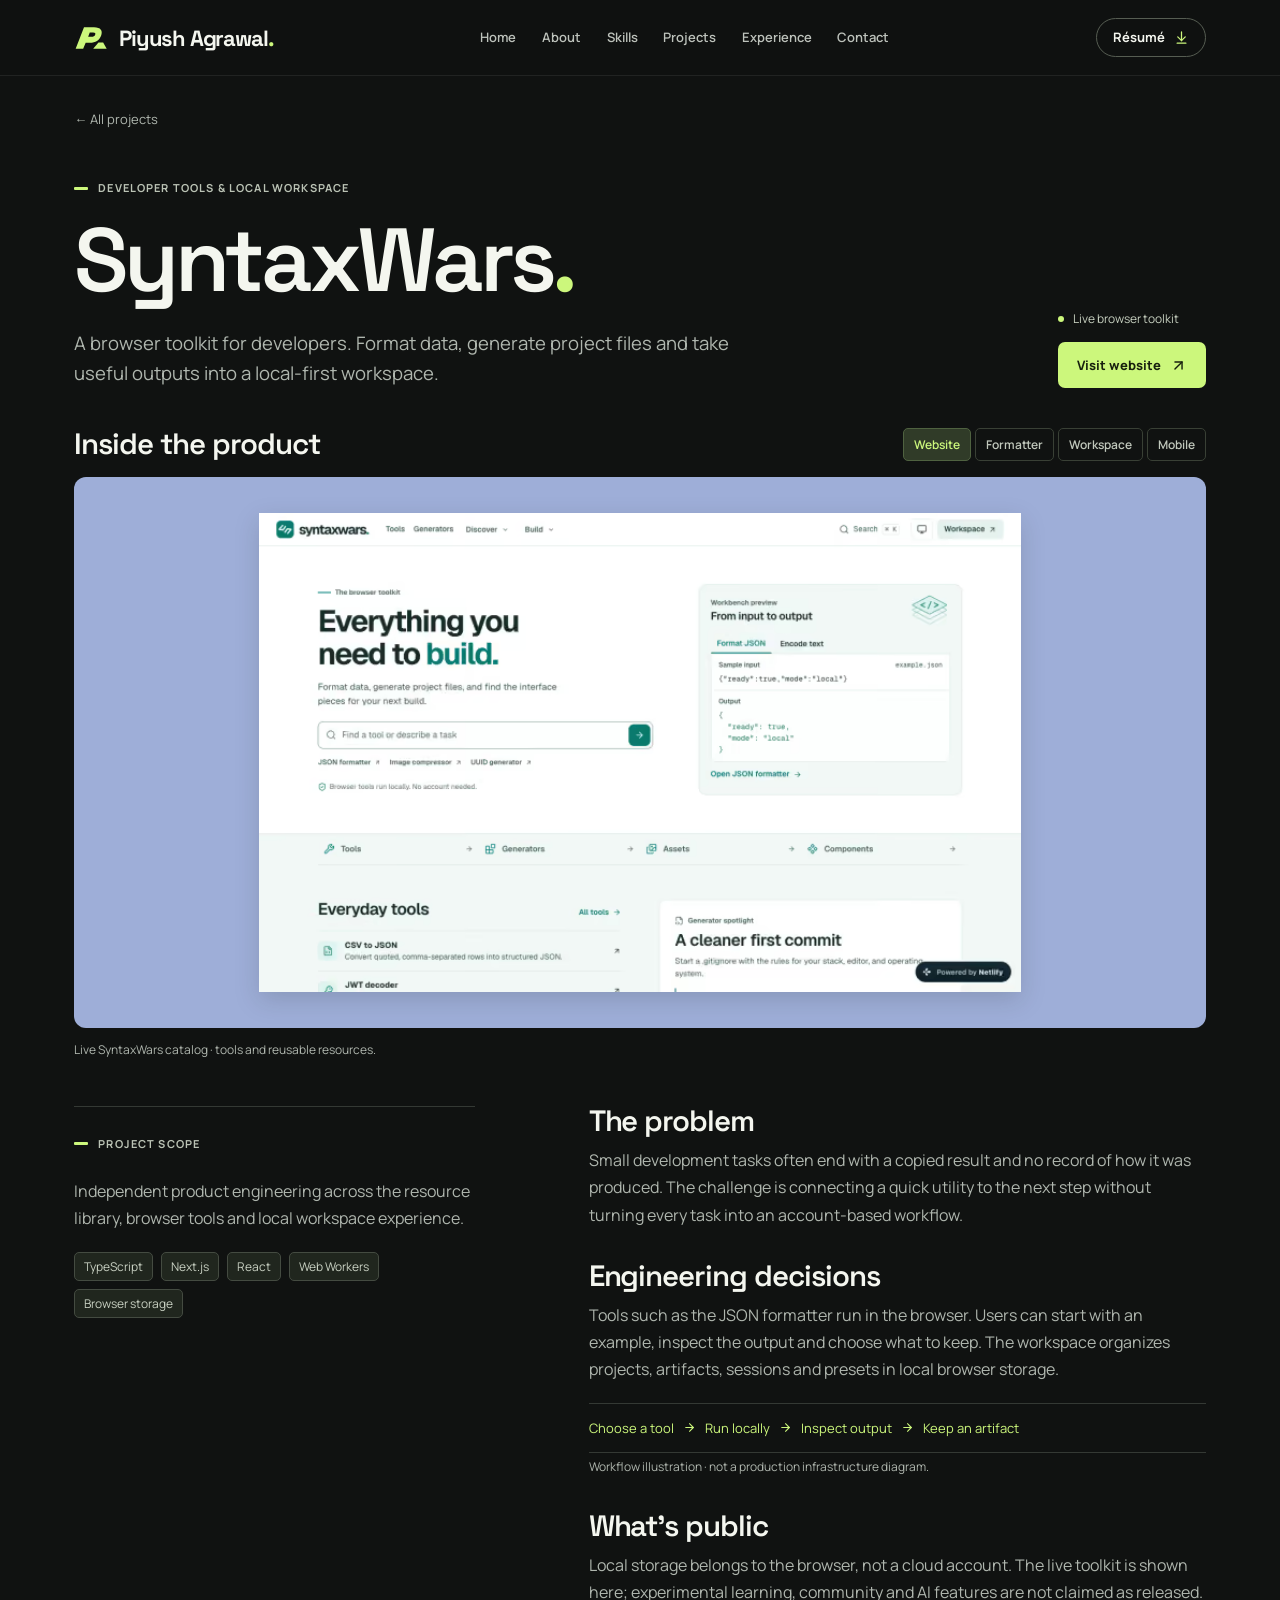
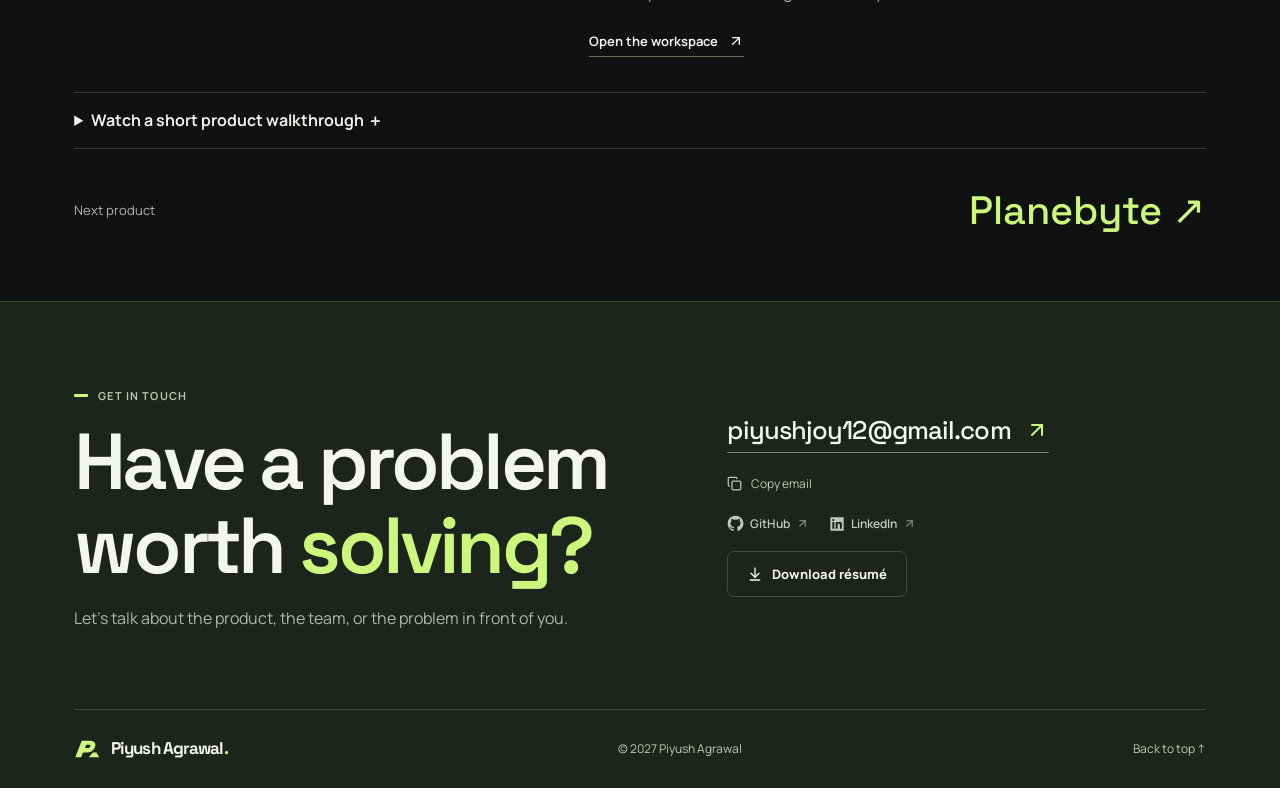
<file: projects/syntaxwars/index.html>
<!DOCTYPE html><html lang="en"><head><meta charSet="utf-8"/><meta name="viewport" content="width=device-width, initial-scale=1"/><link rel="preload" href="/fonts/manrope-latin-wght-normal.woff2" as="font" crossorigin="anonymous" type="font/woff2"/><link rel="preload" href="/fonts/space-grotesk-latin-wght-normal.woff2" as="font" crossorigin="anonymous" type="font/woff2"/><link rel="preload" href="/products/syntaxwars-home-compact.avif" as="image" type="image/avif" fetchPriority="high" media="(max-width:650px)"/><link rel="stylesheet" href="/_next/static/chunks/3hlre9z-t3h9k.css" data-precedence="next"/><link rel="preload" as="script" fetchPriority="low" href="/_next/static/chunks/0j1we3cwg31qe.js"/><script src="/_next/static/chunks/16d9m7jc71162.js" async=""></script><script src="/_next/static/chunks/39_j1bdzreq0m.js" async=""></script><script src="/_next/static/chunks/turbopack-2u1d16houkiyo.js" async=""></script><script src="/_next/static/chunks/0xubtizs7n94u.js" async=""></script><link rel="preload" href="/fonts/manrope-latin-wght-normal.woff2" as="font" type="font/woff2" crossorigin="anonymous"/><link rel="preload" href="/fonts/space-grotesk-latin-wght-normal.woff2" as="font" type="font/woff2" crossorigin="anonymous"/><link rel="preload" as="image" type="image/avif" media="(max-width:650px)" href="/products/syntaxwars-home-compact.avif" fetchPriority="high"/><meta name="theme-color" content="#101211"/><title>SyntaxWars — Engineering case study | Piyush Agrawal</title><meta name="description" content="A browser toolkit for developers. Format data, generate project files and take useful outputs into a local-first workspace."/><meta name="robots" content="index, follow"/><link rel="canonical" href="https://piyush-agrawal6.github.io/projects/syntaxwars/"/><meta property="og:title" content="SyntaxWars — Engineering case study | Piyush Agrawal"/><meta property="og:description" content="A browser toolkit for developers. Format data, generate project files and take useful outputs into a local-first workspace."/><meta property="og:url" content="https://piyush-agrawal6.github.io/projects/syntaxwars/"/><meta property="og:site_name" content="Piyush Agrawal"/><meta property="og:image" content="https://piyush-agrawal6.github.io/brand/social.jpg"/><meta property="og:image:width" content="1200"/><meta property="og:image:height" content="630"/><meta property="og:image:alt" content="Piyush Agrawal — Full Stack Engineer and Product Builder"/><meta property="og:type" content="website"/><meta name="twitter:card" content="summary_large_image"/><meta name="twitter:title" content="SyntaxWars — Engineering case study | Piyush Agrawal"/><meta name="twitter:description" content="A browser toolkit for developers. Format data, generate project files and take useful outputs into a local-first workspace."/><meta name="twitter:image" content="https://piyush-agrawal6.github.io/brand/social.jpg"/><link rel="icon" href="/icon.svg?icon.29tchc7aigtrg.svg" sizes="any" type="image/svg+xml"/><script src="/_next/static/chunks/0cz1d0mv5g_q7.js" noModule=""></script></head><body id="top"><div hidden=""><!--$--><!--/$--></div><a class="skip" href="#main">Skip to content</a><header class="topbar"><div class="shell navInner"><a class="brand" href="/" aria-label="Piyush Agrawal home"><svg viewBox="0 0 42 34" aria-hidden="true" class="mark"><path fill="currentColor" d="M2 30 12 4h12c8.2 0 10.8 4.2 8.5 10.2-2.1 5.3-6.5 8.4-13.5 8.4h-5L11 30H2ZM17 15.6h4c2.2 0 3.8-1 4.4-2.6.7-1.8-.1-2.6-2.5-2.6h-4L17 15.6Z"></path><path fill="currentColor" d="m23 30 6.4-7.5H35L39.2 30H23Z"></path></svg><span>Piyush Agrawal<span class="brandDot">.</span></span></a><nav aria-label="Main" id="main-nav" data-open="false"><a href="/#home">Home</a><a href="/#about">About</a><a href="/#skills">Skills</a><a href="/#projects">Projects</a><a href="/#experience">Experience</a><a href="/#contact">Contact</a></nav><a class="navAction" href="/piyush-agrawal-resume.pdf" download="">Résumé <svg xmlns="http://www.w3.org/2000/svg" width="15" height="15" viewBox="0 0 24 24" fill="none" stroke="currentColor" stroke-width="2" stroke-linecap="round" stroke-linejoin="round" class="lucide lucide-arrow-down-to-line" aria-hidden="true"><path d="M12 17V3"></path><path d="m6 11 6 6 6-6"></path><path d="M19 21H5"></path></svg></a><button class="menuToggle" aria-expanded="false" aria-controls="main-nav" aria-label="Open menu"><svg xmlns="http://www.w3.org/2000/svg" width="24" height="24" viewBox="0 0 24 24" fill="none" stroke="currentColor" stroke-width="2" stroke-linecap="round" stroke-linejoin="round" class="lucide lucide-menu" aria-hidden="true"><path d="M4 5h16"></path><path d="M4 12h16"></path><path d="M4 19h16"></path></svg></button></div></header><main id="main"><script type="application/ld+json">{"@context":"https://schema.org","@type":"CreativeWork","name":"SyntaxWars","description":"A browser toolkit for developers. Format data, generate project files and take useful outputs into a local-first workspace.","url":"https://piyush-agrawal6.github.io/projects/syntaxwars/","creator":{"@type":"Person","name":"Piyush Agrawal"}}</script><script type="application/ld+json">{"@context":"https://schema.org","@type":"BreadcrumbList","itemListElement":[{"@type":"ListItem","position":1,"name":"Home","item":"https://piyush-agrawal6.github.io/"},{"@type":"ListItem","position":2,"name":"Projects","item":"https://piyush-agrawal6.github.io/projects/"},{"@type":"ListItem","position":3,"name":"SyntaxWars","item":"https://piyush-agrawal6.github.io/projects/syntaxwars/"}]}</script><article class="shell case case-syntaxwars"><a class="back" href="/projects/">← All projects</a><div class="caseIntro"><div><div class="label"><span></span>Developer tools &amp; local workspace</div><h1>SyntaxWars<span>.</span></h1><p class="pageIntro">A browser toolkit for developers. Format data, generate project files and take useful outputs into a local-first workspace.</p></div><div class="caseAside"><span class="statusDot">Live browser toolkit</span><a class="btn primary" href="https://syntaxwars.com/">Visit website <svg xmlns="http://www.w3.org/2000/svg" width="17" height="17" viewBox="0 0 24 24" fill="none" stroke="currentColor" stroke-width="2" stroke-linecap="round" stroke-linejoin="round" class="lucide lucide-arrow-up-right" aria-hidden="true"><path d="M7 7h10v10"></path><path d="M7 17 17 7"></path></svg></a></div></div><section class="gallery" aria-label="SyntaxWars product screens"><div class="galleryTools"><h2>Inside the product</h2><div class="viewButtons"><button aria-pressed="true">Website</button><button aria-pressed="false">Formatter</button><button aria-pressed="false">Workspace</button><button aria-pressed="false">Mobile</button></div></div><figure class="galleryCanvas " data-detail="false"><picture class="galleryPicture"><source media="(max-width:650px)" type="image/avif" srcSet="/products/syntaxwars-home-compact.avif"/><img src="/products/syntaxwars-home.webp" alt="Live SyntaxWars catalog · tools and reusable resources." srcSet="/products/syntaxwars-home-small.webp 700w, /products/syntaxwars-home.webp 1400w" sizes="(max-width:650px) 88vw, 84vw" loading="eager" fetchPriority="high" width="1400" height="880"/></picture></figure><p class="caption" aria-live="polite">Live SyntaxWars catalog · tools and reusable resources.</p></section><div class="caseBody"><aside><div class="label"><span></span>Project scope</div><p>Independent product engineering across the resource library, browser tools and local workspace experience.</p><ul class="chips"><li>TypeScript</li><li>Next.js</li><li>React</li><li>Web Workers</li><li>Browser storage</li></ul></aside><div><h2>The problem</h2><p>Small development tasks often end with a copied result and no record of how it was produced. The challenge is connecting a quick utility to the next step without turning every task into an account-based workflow.</p><h2>Engineering decisions</h2><p>Tools such as the JSON formatter run in the browser. Users can start with an example, inspect the output and choose what to keep. The workspace organizes projects, artifacts, sessions and presets in local browser storage.</p><div class="flow" aria-label="Conceptual workflow"><span>Choose a tool<svg xmlns="http://www.w3.org/2000/svg" width="13" height="13" viewBox="0 0 24 24" fill="none" stroke="currentColor" stroke-width="2" stroke-linecap="round" stroke-linejoin="round" class="lucide lucide-arrow-right" aria-hidden="true"><path d="M5 12h14"></path><path d="m12 5 7 7-7 7"></path></svg></span><span>Run locally<svg xmlns="http://www.w3.org/2000/svg" width="13" height="13" viewBox="0 0 24 24" fill="none" stroke="currentColor" stroke-width="2" stroke-linecap="round" stroke-linejoin="round" class="lucide lucide-arrow-right" aria-hidden="true"><path d="M5 12h14"></path><path d="m12 5 7 7-7 7"></path></svg></span><span>Inspect output<svg xmlns="http://www.w3.org/2000/svg" width="13" height="13" viewBox="0 0 24 24" fill="none" stroke="currentColor" stroke-width="2" stroke-linecap="round" stroke-linejoin="round" class="lucide lucide-arrow-right" aria-hidden="true"><path d="M5 12h14"></path><path d="m12 5 7 7-7 7"></path></svg></span><span>Keep an artifact</span></div><small class="caption">Workflow illustration · not a production infrastructure diagram.</small><h2>What’s public</h2><p>Local storage belongs to the browser, not a cloud account. The live toolkit is shown here; experimental learning, community and AI features are not claimed as released.</p><a class="textLink" href="https://app.syntaxwars.com/home">Open the workspace<!-- --> <svg xmlns="http://www.w3.org/2000/svg" width="16" height="16" viewBox="0 0 24 24" fill="none" stroke="currentColor" stroke-width="2" stroke-linecap="round" stroke-linejoin="round" class="lucide lucide-arrow-up-right" aria-hidden="true"><path d="M7 7h10v10"></path><path d="M7 17 17 7"></path></svg></a></div></div><details class="walkthrough"><summary>Watch a short product walkthrough <span>＋</span></summary><video controls="" playsInline="" preload="none" aria-label="SyntaxWars silent product interaction recording" poster="/products/syntaxwars-tool.webp" src="/products/syntaxwars-walkthrough.webm"></video><p class="caption">Formatting the built-in JSON example and inspecting the output.<!-- --> <!-- -->Silent screen recording.</p></details><a class="nextProject" href="/projects/planebyte/"><span>Next product</span><strong>Planebyte<!-- --> ↗</strong></a></article><!--$--><!--/$--></main><footer id="contact"><div class="shell"><div class="contactMain"><div><div class="label"><span></span>Get in touch</div><h2>Have a problem<br/>worth <em>solving?</em></h2><p>Let’s talk about the product, the team, or the problem in front of you.</p></div><div class="contactRight"><a class="contactMail" href="mailto:piyushjoy12@gmail.com">piyushjoy12@gmail.com<svg xmlns="http://www.w3.org/2000/svg" width="24" height="24" viewBox="0 0 24 24" fill="none" stroke="currentColor" stroke-width="2" stroke-linecap="round" stroke-linejoin="round" class="lucide lucide-arrow-up-right" aria-hidden="true"><path d="M7 7h10v10"></path><path d="M7 17 17 7"></path></svg></a><button class="copy smallLink"><svg xmlns="http://www.w3.org/2000/svg" width="15" height="15" viewBox="0 0 24 24" fill="none" stroke="currentColor" stroke-width="2" stroke-linecap="round" stroke-linejoin="round" class="lucide lucide-copy" aria-hidden="true"><rect width="14" height="14" x="8" y="8" rx="2" ry="2"></rect><path d="M4 16c-1.1 0-2-.9-2-2V4c0-1.1.9-2 2-2h10c1.1 0 2 .9 2 2"></path></svg><span aria-live="polite">Copy email</span></button><div class="socials"><a class="social" href="https://github.com/piyush-agrawal6"><svg aria-hidden="true" width="17" height="17" viewBox="0 0 24 24" fill="currentColor"><path d="M12 .9a11.1 11.1 0 0 0-3.51 21.63c.56.1.76-.24.76-.54v-2.07c-3.08.67-3.73-1.31-3.73-1.31-.51-1.28-1.24-1.62-1.24-1.62-1.01-.69.08-.68.08-.68 1.12.08 1.7 1.14 1.7 1.14 1 1.69 2.61 1.2 3.25.91.1-.72.39-1.2.71-1.48-2.46-.29-5.05-1.23-5.05-5.49 0-1.21.43-2.2 1.14-2.98-.11-.28-.49-1.41.11-2.94 0 0 .93-.3 3.05 1.14a10.62 10.62 0 0 1 5.55 0c2.12-1.44 3.05-1.14 3.05-1.14.61 1.53.23 2.66.12 2.94.72.78 1.13 1.77 1.13 2.98 0 4.27-2.6 5.2-5.08 5.48.4.35.76 1.03.76 2.07v3.05c0 .3.2.65.77.54A11.1 11.1 0 0 0 12 .9Z"></path></svg>GitHub<svg xmlns="http://www.w3.org/2000/svg" width="13" height="13" viewBox="0 0 24 24" fill="none" stroke="currentColor" stroke-width="2" stroke-linecap="round" stroke-linejoin="round" class="lucide lucide-arrow-up-right" aria-hidden="true"><path d="M7 7h10v10"></path><path d="M7 17 17 7"></path></svg></a><a class="social" href="https://www.linkedin.com/in/piyush-agrawal-me/"><svg aria-hidden="true" width="16" height="16" viewBox="0 0 24 24" fill="currentColor"><path d="M2 2h20v20H2zm3 7v10h3V9zm1.5-4.6a1.65 1.65 0 1 0 0 3.3 1.65 1.65 0 0 0 0-3.3zM10 9v10h3v-5.5c0-2.5 3.4-2.7 3.4 0V19h3v-6.7c0-4.3-4.5-4.5-6.4-2.3V9Z"></path></svg>LinkedIn<svg xmlns="http://www.w3.org/2000/svg" width="13" height="13" viewBox="0 0 24 24" fill="none" stroke="currentColor" stroke-width="2" stroke-linecap="round" stroke-linejoin="round" class="lucide lucide-arrow-up-right" aria-hidden="true"><path d="M7 7h10v10"></path><path d="M7 17 17 7"></path></svg></a></div><a class="btn outline" href="/piyush-agrawal-resume.pdf" download=""><svg xmlns="http://www.w3.org/2000/svg" width="16" height="16" viewBox="0 0 24 24" fill="none" stroke="currentColor" stroke-width="2" stroke-linecap="round" stroke-linejoin="round" class="lucide lucide-arrow-down-to-line" aria-hidden="true"><path d="M12 17V3"></path><path d="m6 11 6 6 6-6"></path><path d="M19 21H5"></path></svg> Download résumé</a></div></div><div class="base"><a class="brand" href="/" aria-label="Piyush Agrawal home"><svg viewBox="0 0 42 34" aria-hidden="true" class="mark"><path fill="currentColor" d="M2 30 12 4h12c8.2 0 10.8 4.2 8.5 10.2-2.1 5.3-6.5 8.4-13.5 8.4h-5L11 30H2ZM17 15.6h4c2.2 0 3.8-1 4.4-2.6.7-1.8-.1-2.6-2.5-2.6h-4L17 15.6Z"></path><path fill="currentColor" d="m23 30 6.4-7.5H35L39.2 30H23Z"></path></svg><span>Piyush Agrawal<span class="brandDot">.</span></span></a><span>© 2027 Piyush Agrawal</span><a href="#top">Back to top ↑</a></div></div></footer><script id="_R_">(globalThis["TURBOPACK"] || (globalThis["TURBOPACK"] = [])).push({"otherChunks":["static/chunks/0j1we3cwg31qe.js","static/chunks/16d9m7jc71162.js","static/chunks/39_j1bdzreq0m.js"],"runtimeModuleIds":[94553]});</script><script src="/_next/static/chunks/0j1we3cwg31qe.js" async=""></script><script>(self.__next_f=self.__next_f||[]).push([0])</script><script>self.__next_f.push([1,"1:\"$Sreact.fragment\"\n2:\"/_next/static/chunks/0xubtizs7n94u.js\"\n3:I[1025,[\"$2\"],\"Header\"]\n4:I[39756,[\"$2\"],\"default\"]\n5:I[37457,[\"$2\"],\"default\"]\n6:I[5014,[\"$2\"],\"default\"]\n7:I[1025,[\"$2\"],\"CopyEmail\"]\n12:I[68027,[\"$2\"],\"default\",1]\n:HL[\"/_next/static/chunks/3hlre9z-t3h9k.css\",\"style\"]\n:HL[\"/fonts/manrope-latin-wght-normal.woff2\",\"font\",{\"crossOrigin\":\"anonymous\",\"type\":\"font/woff2\"}]\n:HL[\"/fonts/space-grotesk-latin-wght-normal.woff2\",\"font\",{\"crossOrigin\":\"anonymous\",\"type\":\"font/woff2\"}]\nc:X\nf:[[\"children\",{\"s\":\"__PAGE__\",\"h\":512,\"d\":{\"r\":\"$L10\",\"p\":false,\"v\":null}}]]\nd:[[\"children\",{\"s\":{\"n\":\"slug\",\"t\":\"d\",\"k\":\"syntaxwars\",\"s\":[]},\"h\":66048,\"d\":{\"r\":\"$Le\",\"p\":false,\"v\":\"$c\"},\"c\":\"$Qf\"}]]\na:[[\"children\",{\"s\":\"projects\",\"h\":131584,\"d\":{\"r\":\"$Lb\",\"p\":false,\"v\":\"$c\"},\"c\":\"$Qd\"}]]\n"])</script><script>self.__next_f.push([1,"0:{\"P\":null,\"c\":[\"\",\"projects\",\"syntaxwars\",\"\"],\"q\":\"\",\"i\":false,\"t\":{\"t\":{\"s\":\"\",\"h\":131600,\"d\":{\"r\":[\"$\",\"$1\",\"c\",{\"children\":[[[\"$\",\"link\",\"0\",{\"rel\":\"stylesheet\",\"href\":\"/_next/static/chunks/3hlre9z-t3h9k.css\",\"precedence\":\"next\",\"crossOrigin\":\"$undefined\",\"nonce\":\"$undefined\"}],[\"$\",\"script\",\"script-0\",{\"src\":\"/_next/static/chunks/0xubtizs7n94u.js\",\"async\":true,\"nonce\":\"$undefined\"}]],[\"$\",\"html\",null,{\"lang\":\"en\",\"children\":[[\"$\",\"head\",null,{\"children\":[[\"$\",\"link\",null,{\"rel\":\"preload\",\"href\":\"/fonts/manrope-latin-wght-normal.woff2\",\"as\":\"font\",\"type\":\"font/woff2\",\"crossOrigin\":\"anonymous\"}],[\"$\",\"link\",null,{\"rel\":\"preload\",\"href\":\"/fonts/space-grotesk-latin-wght-normal.woff2\",\"as\":\"font\",\"type\":\"font/woff2\",\"crossOrigin\":\"anonymous\"}]]}],[\"$\",\"body\",null,{\"id\":\"top\",\"children\":[[\"$\",\"a\",null,{\"className\":\"skip\",\"href\":\"#main\",\"children\":\"Skip to content\"}],[\"$\",\"$L3\",null,{}],[\"$\",\"main\",null,{\"id\":\"main\",\"children\":[\"$\",\"$L4\",null,{\"parallelRouterKey\":\"children\",\"error\":\"$undefined\",\"errorStyles\":\"$undefined\",\"errorScripts\":\"$undefined\",\"template\":[\"$\",\"$L5\",null,{}],\"templateStyles\":\"$undefined\",\"templateScripts\":\"$undefined\",\"notFound\":[[\"$\",\"section\",null,{\"className\":\"shell section pageTop\",\"children\":[[\"$\",\"p\",null,{\"className\":\"label\",\"children\":\"404 · Page not found\"}],[\"$\",\"h1\",null,{\"children\":\"Lost the thread?\"}],[\"$\",\"p\",null,{\"className\":\"pageIntro\",\"children\":\"This page isn’t part of the portfolio.\"}],[\"$\",\"a\",null,{\"className\":\"btn primary\",\"href\":\"/\",\"children\":\"Back to home ↗\"}]]}],[]],\"forbidden\":\"$undefined\",\"unauthorized\":\"$undefined\"}]}],[\"$\",\"footer\",null,{\"id\":\"contact\",\"children\":[\"$\",\"div\",null,{\"className\":\"shell\",\"children\":[[\"$\",\"div\",null,{\"className\":\"contactMain\",\"children\":[[\"$\",\"div\",null,{\"children\":[[\"$\",\"div\",null,{\"className\":\"label\",\"children\":[[\"$\",\"span\",null,{}],\"Get in touch\"]}],[\"$\",\"h2\",null,{\"children\":[\"Have a problem\",[\"$\",\"br\",null,{}],\"worth \",[\"$\",\"em\",null,{\"children\":\"solving?\"}]]}],[\"$\",\"p\",null,{\"children\":\"Let’s talk about the product, the team, or the problem in front of you.\"}]]}],[\"$\",\"div\",null,{\"className\":\"contactRight\",\"children\":[[\"$\",\"a\",null,{\"className\":\"contactMail\",\"href\":\"mailto:piyushjoy12@gmail.com\",\"children\":[\"piyushjoy12@gmail.com\",[\"$\",\"$L6\",null,{\"ref\":\"$undefined\",\"icon\":{\"name\":\"arrow-up-right\",\"size\":24,\"node\":[[\"path\",{\"d\":\"M7 7h10v10\",\"key\":\"1tivn9\"}],[\"path\",{\"d\":\"M7 17 17 7\",\"key\":\"1vkiza\"}]]},\"className\":\"$undefined\"}]]}],[\"$\",\"$L7\",null,{}],[\"$\",\"div\",null,{\"className\":\"socials\",\"children\":[[\"$\",\"a\",null,{\"className\":\"social\",\"href\":\"https://github.com/piyush-agrawal6\",\"children\":[[\"$\",\"svg\",null,{\"aria-hidden\":\"true\",\"width\":\"17\",\"height\":\"17\",\"viewBox\":\"0 0 24 24\",\"fill\":\"currentColor\",\"children\":[\"$\",\"path\",null,{\"d\":\"M12 .9a11.1 11.1 0 0 0-3.51 21.63c.56.1.76-.24.76-.54v-2.07c-3.08.67-3.73-1.31-3.73-1.31-.51-1.28-1.24-1.62-1.24-1.62-1.01-.69.08-.68.08-.68 1.12.08 1.7 1.14 1.7 1.14 1 1.69 2.61 1.2 3.25.91.1-.72.39-1.2.71-1.48-2.46-.29-5.05-1.23-5.05-5.49 0-1.21.43-2.2 1.14-2.98-.11-.28-.49-1.41.11-2.94 0 0 .93-.3 3.05 1.14a10.62 10.62 0 0 1 5.55 0c2.12-1.44 3.05-1.14 3.05-1.14.61 1.53.23 2.66.12 2.94.72.78 1.13 1.77 1.13 2.98 0 4.27-2.6 5.2-5.08 5.48.4.35.76 1.03.76 2.07v3.05c0 .3.2.65.77.54A11.1 11.1 0 0 0 12 .9Z\"}]}],\"GitHub\",[\"$\",\"$L6\",null,{\"ref\":\"$undefined\",\"icon\":\"$0:t:t:d:r:props:children:1:props:children:1:props:children:3:props:children:props:children:0:props:children:1:props:children:0:props:children:1:props:icon\",\"className\":\"$undefined\",\"size\":13}]]}],[\"$\",\"a\",null,{\"className\":\"social\",\"href\":\"https://www.linkedin.com/in/piyush-agrawal-me/\",\"children\":[[\"$\",\"svg\",null,{\"aria-hidden\":\"true\",\"width\":\"16\",\"height\":\"16\",\"viewBox\":\"0 0 24 24\",\"fill\":\"currentColor\",\"children\":[\"$\",\"path\",null,{\"d\":\"M2 2h20v20H2zm3 7v10h3V9zm1.5-4.6a1.65 1.65 0 1 0 0 3.3 1.65 1.65 0 0 0 0-3.3zM10 9v10h3v-5.5c0-2.5 3.4-2.7 3.4 0V19h3v-6.7c0-4.3-4.5-4.5-6.4-2.3V9Z\"}]}],\"LinkedIn\",[\"$\",\"$L6\",null,{\"ref\":\"$undefined\",\"icon\":\"$0:t:t:d:r:props:children:1:props:children:1:props:children:3:props:children:props:children:0:props:children:1:props:children:0:props:children:1:props:icon\",\"className\":\"$undefined\",\"size\":13}]]}]]}],[\"$\",\"a\",null,{\"className\":\"btn outline\",\"href\":\"/piyush-agrawal-resume.pdf\",\"download\":true,\"children\":[[\"$\",\"$L6\",null,{\"ref\":\"$undefined\",\"icon\":{\"name\":\"arrow-down-to-line\",\"size\":24,\"node\":[[\"path\",{\"d\":\"M12 17V3\",\"key\":\"1cwfxf\"}],[\"path\",{\"d\":\"m6 11 6 6 6-6\",\"key\":\"12ii2o\"}],[\"path\",{\"d\":\"M19 21H5\",\"key\":\"150jfl\"}]]},\"className\":\"$undefined\",\"size\":16}],\" Download résumé\"]}]]}]]}],[\"$\",\"div\",null,{\"className\":\"base\",\"children\":[[\"$\",\"a\",null,{\"className\":\"brand\",\"href\":\"/\",\"aria-label\":\"Piyush Agrawal home\",\"children\":[[\"$\",\"svg\",null,{\"viewBox\":\"0 0 42 34\",\"aria-hidden\":\"true\",\"className\":\"mark\",\"children\":[[\"$\",\"path\",null,{\"fill\":\"currentColor\",\"d\":\"M2 30 12 4h12c8.2 0 10.8 4.2 8.5 10.2-2.1 5.3-6.5 8.4-13.5 8.4h-5L11 30H2ZM17 15.6h4c2.2 0 3.8-1 4.4-2.6.7-1.8-.1-2.6-2.5-2.6h-4L17 15.6Z\"}],[\"$\",\"path\",null,{\"fill\":\"currentColor\",\"d\":\"m23 30 6.4-7.5H35L39.2 30H23Z\"}]]}],[\"$\",\"span\",null,{\"children\":[\"Piyush Agrawal\",[\"$\",\"span\",null,{\"className\":\"brandDot\",\"children\":\".\"}]]}]]}],\"$L8\",\"$L9\"]}]]}]}]]}]]}]]}],\"p\":false,\"v\":null},\"c\":\"$Qa\"},\"h\":{\"r\":\"$L11\",\"p\":false,\"v\":null}},\"m\":\"$undefined\",\"G\":[\"$12\",[\"$L13\"]],\"S\":true,\"r\":\"$undefined\",\"s\":\"$undefined\",\"a\":\"$undefined\",\"l\":\"$undefined\",\"p\":\"$undefined\",\"d\":\"$undefined\",\"b\":\"0__WOv9PfR0BDg-CtC9AK\"}\n"])</script><script>self.__next_f.push([1,"15:I[97367,[\"$2\"],\"OutletBoundary\"]\n16:\"$Sreact.suspense\"\n18:\"ViewportBoundary\"\n19:I[97367,[\"$2\"],\"$18\"]\n1b:\"MetadataBoundary\"\n1c:I[97367,[\"$2\"],\"$1b\"]\n8:[\"$\",\"span\",null,{\"children\":\"© 2027 Piyush Agrawal\"}]\n9:[\"$\",\"a\",null,{\"href\":\"#top\",\"children\":\"Back to top ↑\"}]\nb:[\"$\",\"$1\",\"c\",{\"children\":[null,[\"$\",\"$L4\",null,{\"parallelRouterKey\":\"children\",\"error\":\"$undefined\",\"errorStyles\":\"$undefined\",\"errorScripts\":\"$undefined\",\"template\":[\"$\",\"$L5\",null,{}],\"templateStyles\":\"$undefined\",\"templateScripts\":\"$undefined\",\"notFound\":\"$undefined\",\"forbidden\":\"$undefined\",\"unauthorized\":\"$undefined\"}]]}]\ne:[\"$\",\"$1\",\"c\",{\"children\":[null,[\"$\",\"$L4\",null,{\"parallelRouterKey\":\"children\",\"error\":\"$undefined\",\"errorStyles\":\"$undefined\",\"errorScripts\":\"$undefined\",\"template\":[\"$\",\"$L5\",null,{}],\"templateStyles\":\"$undefined\",\"templateScripts\":\"$undefined\",\"notFound\":\"$undefined\",\"forbidden\":\"$undefined\",\"unauthorized\":\"$undefined\"}]]}]\n10:[\"$\",\"$1\",\"c\",{\"children\":[\"$L14\",null,[\"$\",\"$L15\",null,{\"children\":[\"$\",\"$16\",null,{\"name\":\"Next.MetadataOutlet\",\"children\":\"$@17\"}]}]]}]\n11:[\"$\",\"$1\",\"h\",{\"children\":[null,[\"$\",\"$L19\",null,{\"children\":\"$L1a\"}],[\"$\",\"$L1c\",null,{\"children\":[[\"$\",\"div\",null,{\"hidden\":true,\"children\":[\"$\",\"$16\",null,{\"name\":\"Next.Metadata\",\"children\":\"$L1d\"}]}],null]}],null]}]\n13:[\"$\",\"link\",\"0\",{\"rel\":\"stylesheet\",\"href\":\"/_next/static/chunks/3hlre9z-t3h9k.css\",\"precedence\":\"next\",\"crossOrigin\":\"$undefined\",\"nonce\":\"$undefined\"}]\n"])</script><script>self.__next_f.push([1,"1e:I[1025,[\"$2\"],\"Gallery\"]\n:HL[\"/products/syntaxwars-home-compact.avif\",\"image\",{\"type\":\"image/avif\",\"fetchPriority\":\"high\",\"media\":\"(max-width:650px)\"}]\nc:C\n"])</script><script>self.__next_f.push([1,"14:[[\"$\",\"link\",null,{\"rel\":\"preload\",\"as\":\"image\",\"type\":\"image/avif\",\"media\":\"(max-width:650px)\",\"href\":\"/products/syntaxwars-home-compact.avif\",\"fetchPriority\":\"high\"}],[\"$\",\"script\",null,{\"type\":\"application/ld+json\",\"dangerouslySetInnerHTML\":{\"__html\":\"{\\\"@context\\\":\\\"https://schema.org\\\",\\\"@type\\\":\\\"CreativeWork\\\",\\\"name\\\":\\\"SyntaxWars\\\",\\\"description\\\":\\\"A browser toolkit for developers. Format data, generate project files and take useful outputs into a local-first workspace.\\\",\\\"url\\\":\\\"https://piyush-agrawal6.github.io/projects/syntaxwars/\\\",\\\"creator\\\":{\\\"@type\\\":\\\"Person\\\",\\\"name\\\":\\\"Piyush Agrawal\\\"}}\"}}],[\"$\",\"script\",null,{\"type\":\"application/ld+json\",\"dangerouslySetInnerHTML\":{\"__html\":\"{\\\"@context\\\":\\\"https://schema.org\\\",\\\"@type\\\":\\\"BreadcrumbList\\\",\\\"itemListElement\\\":[{\\\"@type\\\":\\\"ListItem\\\",\\\"position\\\":1,\\\"name\\\":\\\"Home\\\",\\\"item\\\":\\\"https://piyush-agrawal6.github.io/\\\"},{\\\"@type\\\":\\\"ListItem\\\",\\\"position\\\":2,\\\"name\\\":\\\"Projects\\\",\\\"item\\\":\\\"https://piyush-agrawal6.github.io/projects/\\\"},{\\\"@type\\\":\\\"ListItem\\\",\\\"position\\\":3,\\\"name\\\":\\\"SyntaxWars\\\",\\\"item\\\":\\\"https://piyush-agrawal6.github.io/projects/syntaxwars/\\\"}]}\"}}],[\"$\",\"article\",null,{\"className\":\"shell case case-syntaxwars\",\"children\":[[\"$\",\"a\",null,{\"className\":\"back\",\"href\":\"/projects/\",\"children\":\"← All projects\"}],[\"$\",\"div\",null,{\"className\":\"caseIntro\",\"children\":[[\"$\",\"div\",null,{\"children\":[[\"$\",\"div\",null,{\"className\":\"label\",\"children\":[[\"$\",\"span\",null,{}],\"Developer tools \u0026 local workspace\"]}],[\"$\",\"h1\",null,{\"children\":[\"SyntaxWars\",[\"$\",\"span\",null,{\"children\":\".\"}]]}],[\"$\",\"p\",null,{\"className\":\"pageIntro\",\"children\":\"A browser toolkit for developers. Format data, generate project files and take useful outputs into a local-first workspace.\"}]]}],[\"$\",\"div\",null,{\"className\":\"caseAside\",\"children\":[[\"$\",\"span\",null,{\"className\":\"statusDot\",\"children\":\"Live browser toolkit\"}],[\"$\",\"a\",null,{\"className\":\"btn primary\",\"href\":\"https://syntaxwars.com/\",\"children\":[\"Visit website \",[\"$\",\"$L6\",null,{\"ref\":\"$undefined\",\"icon\":\"$0:t:t:d:r:props:children:1:props:children:1:props:children:3:props:children:props:children:0:props:children:1:props:children:0:props:children:1:props:icon\",\"className\":\"$undefined\",\"size\":17}]]}]]}]]}],[\"$\",\"$L1e\",null,{\"product\":{\"slug\":\"syntaxwars\",\"name\":\"SyntaxWars\",\"category\":\"Developer tools \u0026 local workspace\",\"tag\":\"Developer experience\",\"status\":\"Live browser toolkit\",\"url\":\"https://syntaxwars.com/\",\"extra\":{\"label\":\"Open the workspace\",\"url\":\"https://app.syntaxwars.com/home\"},\"blurb\":\"A browser toolkit for developers. Format data, generate project files and take useful outputs into a local-first workspace.\",\"role\":\"Independent product engineering across the resource library, browser tools and local workspace experience.\",\"problem\":\"Small development tasks often end with a copied result and no record of how it was produced. The challenge is connecting a quick utility to the next step without turning every task into an account-based workflow.\",\"decision\":\"Tools such as the JSON formatter run in the browser. Users can start with an example, inspect the output and choose what to keep. The workspace organizes projects, artifacts, sessions and presets in local browser storage.\",\"limit\":\"Local storage belongs to the browser, not a cloud account. The live toolkit is shown here; experimental learning, community and AI features are not claimed as released.\",\"stack\":[\"TypeScript\",\"Next.js\",\"React\",\"Web Workers\",\"Browser storage\"],\"flow\":[\"Choose a tool\",\"Run locally\",\"Inspect output\",\"Keep an artifact\"],\"frames\":[{\"file\":\"syntaxwars-home\",\"label\":\"Website\",\"caption\":\"Live SyntaxWars catalog · tools and reusable resources.\"},{\"file\":\"syntaxwars-tool\",\"label\":\"Formatter\",\"caption\":\"JSON formatter · sample input formatted in the live browser tool.\"},{\"file\":\"syntaxwars-workspace\",\"label\":\"Workspace\",\"caption\":\"Fresh local workspace · no user projects or private data.\"},{\"file\":\"syntaxwars-home-mobile\",\"label\":\"Mobile\",\"caption\":\"The live catalog at mobile width.\"}],\"video\":\"syntaxwars-walkthrough\"}}],\"$L1f\",\"$L20\",\"$L21\"]}]]\n"])</script><script>self.__next_f.push([1,"1f:[\"$\",\"div\",null,{\"className\":\"caseBody\",\"children\":[[\"$\",\"aside\",null,{\"children\":[[\"$\",\"div\",null,{\"className\":\"label\",\"children\":[[\"$\",\"span\",null,{}],\"Project scope\"]}],[\"$\",\"p\",null,{\"children\":\"Independent product engineering across the resource library, browser tools and local workspace experience.\"}],[\"$\",\"ul\",null,{\"className\":\"chips\",\"children\":[[\"$\",\"li\",\"TypeScript\",{\"children\":\"TypeScript\"}],[\"$\",\"li\",\"Next.js\",{\"children\":\"Next.js\"}],[\"$\",\"li\",\"React\",{\"children\":\"React\"}],[\"$\",\"li\",\"Web Workers\",{\"children\":\"Web Workers\"}],[\"$\",\"li\",\"Browser storage\",{\"children\":\"Browser storage\"}]]}]]}],[\"$\",\"div\",null,{\"children\":[[\"$\",\"h2\",null,{\"children\":\"The problem\"}],[\"$\",\"p\",null,{\"children\":\"Small development tasks often end with a copied result and no record of how it was produced. The challenge is connecting a quick utility to the next step without turning every task into an account-based workflow.\"}],[\"$\",\"h2\",null,{\"children\":\"Engineering decisions\"}],[\"$\",\"p\",null,{\"children\":\"Tools such as the JSON formatter run in the browser. Users can start with an example, inspect the output and choose what to keep. The workspace organizes projects, artifacts, sessions and presets in local browser storage.\"}],[\"$\",\"div\",null,{\"className\":\"flow\",\"aria-label\":\"Conceptual workflow\",\"children\":[[\"$\",\"span\",\"Choose a tool\",{\"children\":[\"Choose a tool\",[\"$\",\"$L6\",null,{\"ref\":\"$undefined\",\"icon\":{\"name\":\"arrow-right\",\"size\":24,\"node\":[[\"path\",{\"d\":\"M5 12h14\",\"key\":\"1ays0h\"}],[\"path\",{\"d\":\"m12 5 7 7-7 7\",\"key\":\"xquz4c\"}]]},\"className\":\"$undefined\",\"size\":13}]]}],[\"$\",\"span\",\"Run locally\",{\"children\":[\"Run locally\",[\"$\",\"$L6\",null,{\"ref\":\"$undefined\",\"icon\":\"$1f:props:children:1:props:children:4:props:children:0:props:children:1:props:icon\",\"className\":\"$undefined\",\"size\":13}]]}],[\"$\",\"span\",\"Inspect output\",{\"children\":[\"Inspect output\",[\"$\",\"$L6\",null,{\"ref\":\"$undefined\",\"icon\":\"$1f:props:children:1:props:children:4:props:children:0:props:children:1:props:icon\",\"className\":\"$undefined\",\"size\":13}]]}],[\"$\",\"span\",\"Keep an artifact\",{\"children\":[\"Keep an artifact\",false]}]]}],[\"$\",\"small\",null,{\"className\":\"caption\",\"children\":\"Workflow illustration · not a production infrastructure diagram.\"}],[\"$\",\"h2\",null,{\"children\":\"What’s public\"}],[\"$\",\"p\",null,{\"children\":\"Local storage belongs to the browser, not a cloud account. The live toolkit is shown here; experimental learning, community and AI features are not claimed as released.\"}],[\"$\",\"a\",null,{\"className\":\"textLink\",\"href\":\"https://app.syntaxwars.com/home\",\"children\":[\"Open the workspace\",\" \",[\"$\",\"$L6\",null,{\"ref\":\"$undefined\",\"icon\":\"$0:t:t:d:r:props:children:1:props:children:1:props:children:3:props:children:props:children:0:props:children:1:props:children:0:props:children:1:props:icon\",\"className\":\"$undefined\",\"size\":16}]]}]]}]]}]\n"])</script><script>self.__next_f.push([1,"20:[\"$\",\"details\",null,{\"className\":\"walkthrough\",\"children\":[[\"$\",\"summary\",null,{\"children\":[\"Watch a short product walkthrough \",[\"$\",\"span\",null,{\"children\":\"＋\"}]]}],[\"$\",\"video\",null,{\"controls\":true,\"playsInline\":true,\"preload\":\"none\",\"aria-label\":\"SyntaxWars silent product interaction recording\",\"poster\":\"/products/syntaxwars-tool.webp\",\"src\":\"/products/syntaxwars-walkthrough.webm\"}],[\"$\",\"p\",null,{\"className\":\"caption\",\"children\":[\"Formatting the built-in JSON example and inspecting the output.\",\" \",\"Silent screen recording.\"]}]]}]\n21:[\"$\",\"a\",null,{\"className\":\"nextProject\",\"href\":\"/projects/planebyte/\",\"children\":[[\"$\",\"span\",null,{\"children\":\"Next product\"}],[\"$\",\"strong\",null,{\"children\":[\"Planebyte\",\" ↗\"]}]]}]\n"])</script><script>self.__next_f.push([1,"1a:[[\"$\",\"meta\",\"0\",{\"charSet\":\"utf-8\"}],[\"$\",\"meta\",\"1\",{\"name\":\"viewport\",\"content\":\"width=device-width, initial-scale=1\"}],[\"$\",\"meta\",\"2\",{\"name\":\"theme-color\",\"content\":\"#101211\"}]]\n"])</script><script>self.__next_f.push([1,"22:I[27201,[\"$2\"],\"IconMark\"]\n17:null\n"])</script><script>self.__next_f.push([1,"1d:[[\"$\",\"title\",\"0\",{\"children\":\"SyntaxWars — Engineering case study | Piyush Agrawal\"}],[\"$\",\"meta\",\"1\",{\"name\":\"description\",\"content\":\"A browser toolkit for developers. Format data, generate project files and take useful outputs into a local-first workspace.\"}],[\"$\",\"meta\",\"2\",{\"name\":\"robots\",\"content\":\"index, follow\"}],[\"$\",\"link\",\"3\",{\"rel\":\"canonical\",\"href\":\"https://piyush-agrawal6.github.io/projects/syntaxwars/\"}],[\"$\",\"meta\",\"4\",{\"property\":\"og:title\",\"content\":\"SyntaxWars — Engineering case study | Piyush Agrawal\"}],[\"$\",\"meta\",\"5\",{\"property\":\"og:description\",\"content\":\"A browser toolkit for developers. Format data, generate project files and take useful outputs into a local-first workspace.\"}],[\"$\",\"meta\",\"6\",{\"property\":\"og:url\",\"content\":\"https://piyush-agrawal6.github.io/projects/syntaxwars/\"}],[\"$\",\"meta\",\"7\",{\"property\":\"og:site_name\",\"content\":\"Piyush Agrawal\"}],[\"$\",\"meta\",\"8\",{\"property\":\"og:image\",\"content\":\"https://piyush-agrawal6.github.io/brand/social.jpg\"}],[\"$\",\"meta\",\"9\",{\"property\":\"og:image:width\",\"content\":\"1200\"}],[\"$\",\"meta\",\"10\",{\"property\":\"og:image:height\",\"content\":\"630\"}],[\"$\",\"meta\",\"11\",{\"property\":\"og:image:alt\",\"content\":\"Piyush Agrawal — Full Stack Engineer and Product Builder\"}],[\"$\",\"meta\",\"12\",{\"property\":\"og:type\",\"content\":\"website\"}],[\"$\",\"meta\",\"13\",{\"name\":\"twitter:card\",\"content\":\"summary_large_image\"}],[\"$\",\"meta\",\"14\",{\"name\":\"twitter:title\",\"content\":\"SyntaxWars — Engineering case study | Piyush Agrawal\"}],[\"$\",\"meta\",\"15\",{\"name\":\"twitter:description\",\"content\":\"A browser toolkit for developers. Format data, generate project files and take useful outputs into a local-first workspace.\"}],[\"$\",\"meta\",\"16\",{\"name\":\"twitter:image\",\"content\":\"https://piyush-agrawal6.github.io/brand/social.jpg\"}],[\"$\",\"link\",\"17\",{\"rel\":\"icon\",\"href\":\"/icon.svg?icon.29tchc7aigtrg.svg\",\"sizes\":\"any\",\"type\":\"image/svg+xml\"}],[\"$\",\"$L22\",\"18\",{}]]\n"])</script></body></html>
</file>
<file: _next/static/chunks/3hlre9z-t3h9k.css>
@font-face{font-family:Space;src:url(/fonts/space-grotesk-latin-wght-normal.woff2)format("woff2");font-weight:300 700;font-display:swap}@font-face{font-family:Manrope;src:url(/fonts/manrope-latin-wght-normal.woff2)format("woff2");font-weight:200 800;font-display:optional}:root{--bg:#101211;--panel:#181b19;--ink:#f4f6ef;--dim:#afb6ae;--line:#343934;--lime:#ccf77c;--display:Space, Arial, sans-serif;--gutter:clamp(20px, 5.8vw, 100px);--lightningcss-light: ;--lightningcss-dark:initial;color-scheme:dark}*{box-sizing:border-box}html{scroll-behavior:smooth;scroll-padding-top:89px}body{background:var(--bg);color:var(--ink);margin:0;font:16px/1.6 Manrope,Arial,sans-serif}h1,h2,h3,h4,p,figure,ul,ol,dl,dd{margin:0}h1,h2,h3,h4{font-family:var(--display);letter-spacing:-.048em;font-weight:600;line-height:1.06}h1{font-size:clamp(54px,7vw,108px)}h2{font-size:clamp(38px,4.5vw,74px)}h1 span,h2>span,.brandDot{color:var(--lime)}button,a{font:inherit;color:inherit}a{text-decoration:none}button{cursor:pointer}a,button,summary,input{touch-action:manipulation}button:focus-visible,a:focus-visible,summary:focus-visible,input:focus-visible{outline-offset:4px;outline:3px solid #79b6ff}svg{flex-shrink:0}img{max-width:100%;display:block}.shell{width:calc(100% - 2 * var(--gutter));max-width:1480px;margin-inline:auto}.section{padding-block:clamp(56px,6.2vw,98px)}.skip{z-index:100;background:var(--lime);color:#111;border-radius:8px;padding:12px 22px;position:fixed;top:-100px;left:16px}.skip:focus{top:8px}.topbar{z-index:30;background:#101211f5;border-bottom:1px solid #ffffff13;position:sticky;top:0}.navInner{justify-content:space-between;align-items:center;gap:28px;height:75px;display:flex}.brand{font:700 22px/1 var(--display);letter-spacing:-.055em;white-space:nowrap;align-items:center;gap:10px;display:inline-flex}.mark{color:var(--lime);width:35px;height:32px}.brandDot{margin-left:1px}.topbar nav{align-items:center;gap:clamp(14px,2vw,34px);display:flex}.topbar nav a{color:#bdc2bb;padding:10px 0;font-size:13px;font-weight:600;transition:color .18s;position:relative}.topbar nav a:hover,.topbar nav a[aria-current]{color:var(--ink)}.topbar nav a[aria-current]:before{content:"";background:var(--lime);border-radius:50%;width:4px;height:4px;position:absolute;top:50%;left:-9px}.navAction,.btn,.textLink,.social,.back,.smallLink,.statusDot,.label,.productIdentity{align-items:center;gap:9px;display:inline-flex}.navAction{border:1px solid #565d52;border-radius:999px;padding:8px 16px;font-size:13px;font-weight:700}.navAction svg{color:var(--lime)}.menuToggle{display:none}.hero{isolation:isolate;background:radial-gradient(ellipse at 77% 49%, #2d3c246e 0%, #1e281d44 26%, transparent 59%), var(--bg);position:relative;overflow:hidden}.heroLayout{align-items:center;min-height:clamp(510px,40vw,650px);display:flex;position:relative}.heroField{pointer-events:none;contain:strict;z-index:-1;position:absolute;inset:0;overflow:hidden}.heroField>div{position:absolute;inset:-26px -18px}.fieldGrid{opacity:.48;background-image:radial-gradient(circle,#b5ce8f32 .8px,#0000 1px);background-size:17px 17px;-webkit-mask-image:linear-gradient(100deg,#0000 11%,#000 80%);mask-image:linear-gradient(100deg,#0000 11%,#000 80%)}.fieldLines{background:url(/brand/contours.svg) 50%/100% 100% no-repeat}.pocketLines{display:none}.heroField .fieldLight{opacity:.9;background:radial-gradient(33% 45% at 76% 43%,#a9d97816,#0000 95%);inset:-12% -6%}.heroField[data-moving]>div{will-change:transform}.heroText{z-index:3;padding:44px 0 48px}.label span{background:var(--lime);border-radius:2px;width:8px;height:8px;display:inline-block;transform:rotate(-15deg)}.hero h1{letter-spacing:-.048em;margin:0 0 20px;font-size:clamp(71px,7.25vw,119px);font-weight:600;line-height:.97}.hero em,footer em{color:var(--lime);font-style:normal}.hero h2{letter-spacing:-.028em;font-size:clamp(17px,1.5vw,25px);line-height:1.3}.hero h2 span{color:#929c8c}.heroText>p{max-width:455px;color:var(--dim);margin:12px 0 0;font-size:15px;line-height:1.7}.actions{flex-wrap:wrap;align-items:center;gap:12px;margin-top:26px;display:flex}.btn{border-radius:7px;justify-content:center;min-height:46px;padding:10px 19px;font-size:13px;font-weight:750;transition:background .2s,transform .2s,border-color .2s}.btn:hover{transform:translateY(-2px)}.btn.primary{background:var(--lime);color:#17200e}.primary:hover{background:#dafc9a}.btn.outline{background:#20231fb0;border:1px solid #454b41}.btn.outline:hover,.navAction:hover{border-color:var(--lime)}.socials{align-items:center;gap:20px;display:flex}.heroText>.socials{margin-top:24px}.social{color:#c2c9c1;gap:6px;font-size:12px;font-weight:600}.social svg:last-child{color:#91998c}.social:hover,.textLink:hover,.back:hover{color:var(--lime)}.companies{border-block:1px solid var(--line);background:#161916}.companyRow{justify-content:space-between;align-items:center;gap:20px;min-height:74px;display:flex}.companyRow>span{color:#a5aca2;font-size:12px}.companyRow a{color:#c3c8be;font:600 clamp(14px, 1.23vw, 21px) var(--display);letter-spacing:-.03em;align-items:center;gap:10px;display:flex}.companyRow a svg{width:21px}.companyRow a:hover{color:var(--ink)}.companyRow a img{object-fit:contain;border-radius:5px}.companyRow a svg{color:#a8b0a3;width:13px;height:13px}.skillEvidence{color:var(--lime);margin-top:14px;font-size:12px;display:inline-block}#projects.section{padding-top:clamp(42px,4.3vw,72px)}.label{text-transform:uppercase;letter-spacing:.105em;color:#bbc3b5;gap:10px;margin-bottom:16px;font-size:11px;font-weight:700}.label span{border-radius:1px;width:14px;height:3px;transform:none}.sectionHead{justify-content:space-between;align-items:flex-end;gap:18px;margin-bottom:30px;display:flex}.textLink{border-bottom:1px solid #627059;gap:10px;padding:6px 0;font-size:13px;font-weight:650;line-height:1.4}.sectionHead .textLink{margin-bottom:5px}.showcases{gap:26px;display:grid}.showcase{background:#1a1d19;border:1px solid #363b34;border-radius:15px;grid-template-columns:1.35fr 1fr;display:grid;overflow:hidden}.projectInfo{align-self:center;padding:clamp(24px,3.1vw,54px)}.productIdentity{color:var(--dim);gap:9px;font-size:12px}.productIdentity img{object-fit:contain;border-radius:5px;width:23px;height:23px}.projectInfo h3{margin:15px 0 10px;font-size:clamp(38px,4.5vw,73px)}.projectInfo p,.sectionIntro,.aboutCopy>p,.jobText p,.approach p,.caseBody p,.resume p,.contactMain p{color:var(--dim);line-height:1.7}.projectInfo p{max-width:38em;font-size:15px}.tags,.chips{flex-wrap:wrap;gap:8px;padding:0;list-style:none;display:flex}.tags{margin:20px 0}.tags span,.chips li{color:#c8d0c2;border:1px solid #444b41;border-radius:5px;padding:3px 8px;font-size:11px}.productStage{isolation:isolate;perspective:1000px;justify-content:center;align-items:center;min-width:0;min-height:clamp(280px,25vw,400px);display:flex;position:relative;overflow:hidden}.stage-planebyte{background:#bed1a7}.stage-syntaxwars{background:#a8b6de}.interactiveStage{padding-bottom:28px}.interactiveStage .window>img{aspect-ratio:1400/880;object-fit:contain;background:#f0f2eb;animation:.24s ease-out arrive}.interactiveStage .floatScreen{width:47%;bottom:15%}.screenSwitch{background:#1c231bee;border-radius:6px;padding:3px;display:flex;position:absolute;bottom:12px;left:14px;box-shadow:0 2px 9px #16201629}.screenSwitch button{color:#e7ecdf;font:500 11px var(--display);background:0 0;border:0;border-radius:4px;padding:7px 10px}.screenSwitch button[aria-pressed=true]{color:#1c2618;background:#e3eadb}.stagePattern{z-index:-1;opacity:.8;background:repeating-linear-gradient(142deg,#ffffff30 0 1px,#0000 1px 29px);position:absolute;inset:0}.stage-syntaxwars .stagePattern{background:radial-gradient(#444e7f55 1px,#0000 1.4px) 0 0/12px 12px}.window{background:#e9eae5;border:1px solid #ffffffb3;border-radius:7px 7px 3px 3px;width:85%;margin:6% auto;transition:filter .35s;overflow:hidden;box-shadow:0 17px 37px #1b211c38}.window>img{width:100%;height:auto}.chrome{color:#65675f;min-height:18px;line-height:1;font:8px var(--display);background:#e8eae4;justify-content:space-between;align-items:center;padding:2px 8px;display:flex}.chrome span:first-child{letter-spacing:1px;font-size:5px}.chrome small{font-size:7px}.floatScreen{border:4px solid #f1f1e8;border-radius:5px;width:55%;position:absolute;bottom:5%;right:4%;transform:rotate(1.7deg);box-shadow:0 8px 26px #13201444}.floatScreen img{height:auto}.stageLink{color:#eef5e5;background:#11180ff0;border-radius:50%;place-items:center;width:31px;height:31px;display:grid;position:absolute;top:14px;right:14px}.project-syntaxwars{grid-template-columns:1fr 1.35fr}.project-syntaxwars .productStage{order:2}.aboutBand{color:#182016;--lime:#4b6c30;--dim:#485344;background:#e8ede3;border-block:1px solid #b4bdaf}.about{grid-template-columns:1fr 1.15fr;align-items:start;gap:8%;padding-block:clamp(50px,6vw,95px) 40px;display:grid}.aboutBand .label{color:#4b5a44}.about h2{font-size:clamp(48px,5.7vw,94px)}.aboutCopy{padding-top:0}.portrait{isolation:isolate;background:#21291f;border-radius:10px;width:min(100%,440px);padding:12px 12px 0;position:relative;overflow:hidden}.portrait>img{border-radius:4px;width:100%;height:auto}.portrait figcaption{color:#e6ecdf;justify-content:space-between;align-items:center;gap:10px;padding:13px 3px;display:flex}.portrait strong{font:600 17px var(--display)}.portrait figcaption span{color:#bcc5b4;max-width:145px;font-size:10px}.aboutCopy>h2{margin-bottom:18px;font-size:clamp(40px,4.5vw,72px)}@media (max-width:650px){.portrait{width:min(100%,340px)}.aboutCopy{grid-row:1}.portrait figcaption span{font-size:10px}}.aboutCopy>p{max-width:43em;margin-bottom:15px;font-size:15px}.aboutCopy .lead{font:500 clamp(22px, 2.05vw, 35px)/1.27 var(--display);color:#1d291b;letter-spacing:-.035em}.impact{border-top:1px solid #a6b29f;grid-template-columns:1fr 1.15fr;gap:8%;padding:35px 0 52px;display:grid}.impactMain{border-left:3px solid #6e9450;padding-left:27px;position:relative}.impactMain>svg{color:#789366;opacity:.6;width:38px;height:38px;position:absolute;top:20px;right:10%}.impactMain strong{font:500 clamp(52px, 6.5vw, 105px)/1 var(--display);letter-spacing:-.07em;display:block}.impactMain strong span{color:#5e7f47}.impactMain h3{margin:10px 0;font-size:22px}.impactMain p{color:var(--dim);max-width:31em;font-size:13px}.impactLines>div{border-bottom:1px solid #b4bfae;align-items:center;gap:18px;padding:10px 0;display:flex}.impactLines strong{min-width:85px;font:500 32px/1 var(--display);letter-spacing:-.05em}.impactLines b{font-size:14px}.impactLines small{color:var(--dim);font-size:12px;display:block}.caption{color:var(--dim);margin:12px 0;font-size:12px}.sectionIntro{max-width:620px;margin:-13px 0 26px;font-size:15px}.skillsExplorer{border:1px solid var(--line);background:var(--panel);border-radius:12px;grid-template-columns:1.02fr 1fr;display:grid;overflow:hidden}.domainList{grid-template-columns:1fr 1fr;align-content:start;gap:5px;padding:17px;display:grid}.domainList button,.viewButtons button{color:#c1c8bc;text-align:left;background:0 0;border:1px solid #0000;font-size:13px;font-weight:600}.domainList button{border-radius:6px;align-items:center;gap:8px;min-height:54px;padding:8px 11px;display:flex}.domainList button svg:last-child{margin-left:auto}.domainList button[aria-pressed=true],.viewButtons button[aria-pressed=true]{color:var(--lime);background:#303b28;border-color:#4f6240}.domainList button:hover{background:#252c22}.skillView{border-left:1px solid var(--line);background:radial-gradient(at 100% 0,#283421,#0000 68%);align-items:center;gap:22px;padding:28px;display:flex;position:relative}.domainArt{height:105px;color:var(--lime);flex:0 0 90px;place-items:center;display:grid;position:relative}.domainArt i{background:#222c21;border:1px solid #738e55;border-radius:17px;width:80px;height:80px;position:absolute;transform:rotate(-12deg)skewY(5deg)}.domainArt i:first-child{opacity:.5;transform:translate(4px,12px)rotate(-12deg)}.domainArt i:nth-child(2){opacity:.75;transform:translate(2px,6px)rotate(-12deg)}.domainArt svg{width:36px;position:relative}.skillsBody{animation:.26s ease-out arrive}.skillsBody h3{font-size:clamp(23px,2.6vw,42px)}.skillsBody p{color:var(--dim);margin:9px 0 17px;font-size:14px}.chips li{background:#20261e;padding:4px 9px;font-size:12px}.experienceBand{border-block:1px solid var(--line);background:#171a17}.jobs{margin-top:27px}.jobs details{border-top:1px solid #3a4138}.jobs details:last-child{border-bottom:1px solid #3a4138}.jobs summary{cursor:pointer;grid-template-columns:.65fr 1.3fr auto;align-items:center;gap:24px;padding:23px 0;list-style:none;display:grid}.jobs summary::-webkit-details-marker{display:none}.jobYear{color:#b7c0b0;font-size:14px}.jobTitle h3{margin-bottom:5px;font-size:clamp(25px,2.6vw,42px)}.jobTitle span,.jobText>span{color:var(--dim);font-size:13px}.jobToggle{color:var(--lime);border:1px solid #56614e;border-radius:50%;place-items:center;width:33px;height:33px;display:grid}.jobToggle svg+svg,.jobs details[open] .jobToggle svg:first-child{display:none}.jobs details[open] .jobToggle svg+svg{display:block}.jobText{max-width:750px;margin-left:33%;padding:0 0 25px}.jobText>span{color:var(--lime);font-weight:600}.jobText p{margin-top:8px;font-size:15px}.approach ol{grid-template-columns:repeat(5,1fr);gap:21px;margin:36px 0 0;padding:0;list-style:none;display:grid}.approach li{border-top:1px solid #4a5741;padding-top:15px;position:relative}.approach li:before{content:"";background:var(--lime);border-radius:2px;width:7px;height:7px;position:absolute;top:-4px;left:0}.approach li>span{color:#a5ae9e;font:500 12px var(--display)}.approach h3{margin:11px 0;font-size:25px}.approach p{font-size:14px}footer{background:#1d241b;border-top:1px solid #384332}.contactMain{grid-template-columns:1.2fr 1fr;align-items:center;gap:7%;padding:clamp(44px,6vw,92px) 0;display:grid}.contactMain h2{font-size:clamp(46px,6.2vw,98px)}.contactMain p{max-width:35em;margin-top:16px}.contactRight{justify-items:start;gap:18px;display:grid}.contactMail{font:500 clamp(19px, 2vw, 32px) var(--display);letter-spacing:-.035em;border-bottom:1px solid #73836b;align-items:center;gap:14px;padding-bottom:6px;display:flex}.contactMail svg{color:var(--lime)}.smallLink{color:#bfc8b8;background:0 0;border:0;padding:3px 0;font-size:12px}.base{border-top:1px solid #3c4836;justify-content:space-between;align-items:center;gap:15px;padding:23px 0;display:flex}.base>.brand{font-size:17px}.base>.brand svg{width:27px}.base>span,.base>a:last-child{color:#c1c9ba;font-size:12px}.pageTop{padding-block:clamp(45px,6vw,92px)}.pageIntro{max-width:680px;color:var(--dim);margin:21px 0 36px;font-size:clamp(16px,1.45vw,22px)}.directory{margin-top:34px}.back{color:var(--dim);font-size:13px}.case{padding:30px 0 65px}.caseIntro{justify-content:space-between;align-items:end;gap:20px;padding:40px 0;display:flex}.caseIntro .pageIntro{margin-bottom:0}.caseAside{justify-items:start;gap:14px;display:grid}.statusDot{color:#c7d0c0;font-size:12px}.statusDot:before{content:"";background:var(--lime);border-radius:100%;width:6px;height:6px}.galleryTools{justify-content:space-between;align-items:center;gap:12px;margin-bottom:16px;display:flex}.galleryTools h2,.caseBody h2,.resume>h2{letter-spacing:-.035em;font-size:clamp(24px,2.3vw,37px)}.viewButtons{flex-wrap:wrap;gap:4px;display:flex}.viewButtons button{border:1px solid #394035;border-radius:5px;padding:6px 10px;font-size:12px}.galleryCanvas{background:#bdceac;border-radius:12px;place-items:center;height:clamp(235px,43vw,650px);padding:clamp(13px,2.8vw,45px);display:grid;overflow:hidden}.case-syntaxwars .galleryCanvas{background:#9eaed8}.galleryCanvas img{object-fit:contain;filter:drop-shadow(0 8px 12px #10181025);width:100%;height:100%;min-height:0;max-height:100%}.galleryPicture{width:100%;height:100%;min-height:0;display:block}.galleryCanvas[data-detail=true] img{animation:.3s ease-out arrive}.caseBody{grid-template-columns:.65fr 1fr;gap:10%;padding:35px 0;display:grid}.caseBody aside{border-top:1px solid var(--line);padding-top:20px}.caseBody aside .chips{margin-top:15px}.caseBody p{max-width:48em;margin:10px 0 19px}.caseBody h2:not(:first-child){margin-top:32px}.flow{border-block:1px solid var(--line);flex-wrap:wrap;gap:9px;padding:14px 0;display:flex}.flow span{color:var(--lime);align-items:center;gap:9px;font-size:13px;display:flex}.walkthrough{border-block:1px solid var(--line);padding:15px 0}.walkthrough summary{cursor:pointer;font-weight:650}.walkthrough video{width:100%;max-height:70vh;margin-top:18px}.nextProject{justify-content:space-between;align-items:center;margin-top:36px;display:flex}.nextProject span{color:var(--dim);font-size:13px}.nextProject strong{font:500 clamp(28px, 3.1vw, 54px) var(--display);color:var(--lime)}.resume{max-width:900px}.resume>h2{margin:35px 0 15px}.resumeJob,.resume dl>div{border-top:1px solid var(--line);padding:15px 0}.resumeJob span{color:var(--lime);font-size:12px}.resumeJob h3{margin:6px 0;font-size:22px}.resume dl{margin-bottom:24px}.resume dt{font-weight:700}.resume dd{color:var(--dim);font-size:14px}@keyframes arrive{0%{opacity:.7;transform:translateY(6px)}to{opacity:1;transform:none}}@media (min-width:1700px){.heroText>p{font-size:17px}.hero h1{font-size:130px}}@media (max-width:1050px){.topbar nav{gap:15px}.navInner{gap:16px}.brand{font-size:19px}.skillView{display:block}.domainArt{width:85px;height:86px;margin-bottom:15px}.domainArt i{width:60px;height:60px}.heroText>p{max-width:400px}.companyRow{gap:12px}.companyRow>span{max-width:85px}.domainList{padding:12px}.domainList button{font-size:12px}.caseIntro{align-items:start}.caseAside{padding-top:35px}}@media (max-width:800px){.navInner{height:65px}.navAction{margin-left:auto}.menuToggle{color:var(--ink);background:0 0;border:1px solid #464d42;border-radius:7px;place-items:center;width:38px;height:38px;display:grid}.topbar nav{display:none}.topbar nav[data-open=true]{border-block:1px solid var(--line);padding:12px var(--gutter);background:#1b201b;gap:0;display:grid;position:absolute;top:100%;left:0;right:0}.topbar nav a{padding:10px;font-size:15px}.topbar nav a[aria-current]:before{left:0}.hero h1{font-size:clamp(61px,8.6vw,76px)}.heroText p{font-size:14px}.companies a{font-size:13px}.companies a svg{width:16px}.skillsExplorer{grid-template-columns:1.2fr 1fr}.approach ol{grid-template-columns:repeat(3,1fr);row-gap:24px}.contactMain{gap:20px}.contactMail{font-size:19px}.showcase{grid-template-columns:1.1fr 1fr}.project-syntaxwars{grid-template-columns:1fr 1.1fr}.projectInfo{padding:20px}.productStage{min-height:260px}.projectInfo p{font-size:14px}.caseIntro{display:block}.caseAside{align-items:center;padding-top:20px;display:flex}.galleryTools{flex-direction:column;align-items:start}.companyRow{flex-wrap:wrap}.jobText{margin-left:28%}}@media (max-width:650px){.heroText{padding:38px 0 54px}.heroLayout{min-height:0}.fieldLines{opacity:.43;background:0 0;-webkit-mask-image:linear-gradient(105deg,#0000 0%,#0004 48%,#000 100%);mask-image:linear-gradient(105deg,#0000 0%,#0004 48%,#000 100%)}.pocketLines{width:100%;height:48%;display:block;position:absolute;bottom:-4%;right:0}.fieldGrid{opacity:.3;background-size:20px 20px}.heroField .fieldLight{display:none}.hero h1{margin:0 0 18px;font-size:clamp(62px,15vw,90px);line-height:.94}.hero h2{font-size:19px}.heroText>p{max-width:35em}.heroText>.socials{margin-top:16px}.companyRow{grid-template-columns:1fr 1fr;gap:11px 10px;padding:17px 0;display:grid}.companyRow>span{grid-column:1/-1;max-width:none;font-size:11px}.companyRow a{gap:6px;font-size:12px}.companies a svg{width:16px;height:16px}.section{padding-block:45px}.sectionHead{margin-bottom:21px}.sectionHead h2{font-size:42px}.sectionHead .textLink{white-space:nowrap;font-size:12px}.label{margin-bottom:10px;font-size:10px}.showcases{gap:21px}.showcase,.project-syntaxwars{grid-template-columns:1fr}.project-syntaxwars .productStage{order:0}.productStage{aspect-ratio:1.65;min-height:0}.window{width:80%;margin:0 auto}.projectInfo{padding:21px}.projectInfo h3{margin:9px 0;font-size:38px}.tags{margin:13px 0}.about,.impact{grid-template-columns:1fr;gap:20px}.about h2 br:nth-child(2){display:none}.about h2{font-size:51px}.aboutCopy{padding-top:0}.aboutCopy>p{font-size:14px}.impactMain{padding-left:16px}.impactLines>div{padding:9px 0}.skillsExplorer{display:block}.domainList{gap:2px;padding:9px}.domainList button{gap:5px;min-height:42px;padding:7px 5px;font-size:12px}.domainList button svg:last-child{display:none}.skillView{border:0;border-top:1px solid var(--line);align-items:flex-start;gap:12px;padding:20px;display:flex}.domainArt{flex-basis:48px;height:55px}.domainArt i{border-radius:9px;width:40px;height:40px}.domainArt svg{width:22px}.sectionIntro{margin:0 0 20px;font-size:14px}.skillsBody h3{font-size:26px}.chips{gap:5px}.chips li{font-size:11px}.jobs summary{grid-template-columns:1fr auto;gap:5px;padding:18px 0}.jobYear{grid-column:1;font-size:12px}.jobTitle{grid-column:1}.jobToggle{grid-area:1/2/3}.jobText{margin-left:0}.jobText p{font-size:14px}.approach ol{grid-template-columns:1fr;gap:0;margin-top:23px}.approach li{grid-template-columns:22px 80px 1fr;align-items:baseline;gap:11px;padding:14px 0;display:grid}.approach li:before{display:none}.approach h3{margin:0;font-size:19px}.approach p{font-size:13px}.contactMain{grid-template-columns:1fr;gap:25px}.contactMain p{font-size:14px}.contactRight{gap:13px}.base{flex-wrap:wrap}.base .brand{display:none}.caseBody{grid-template-columns:1fr;gap:26px}.caseIntro{padding:22px 0}.caseAside{flex-wrap:wrap}.galleryTools h2{font-size:25px}.galleryCanvas{height:245px}.galleryCanvas.mobileView{height:380px}.viewButtons button{font-size:11px}.resume p,.caseBody p{font-size:14px}.actions{gap:8px;margin-top:19px}.btn{min-height:43px;padding:10px 13px;font-size:12px}.hero .socials{gap:18px}.projectIdentity{font-size:11px}.contactMail{font-size:22px}}@media (min-width:361px) and (max-width:380px){.navInner{gap:8px}.topbar .brand{gap:6px;font-size:18px}}@media (max-width:360px){.case-syntaxwars h1{font-size:min(54px,15.5vw)}.heroText,.projectInfo,.contactRight,.skillView{overflow-wrap:anywhere;min-width:0}.topbar .brand{white-space:normal}.showcase,.project-syntaxwars{grid-template-columns:minmax(0,1fr)}.brand{gap:5px;font-size:16px}.mark{width:29px}.navInner{gap:8px}.navAction{padding:7px 10px;font-size:12px}.hero h1{font-size:58px}.hero h2{font-size:17px}.sectionHead h2{font-size:33px}.domainList button{font-size:11px}.skillView{padding:15px}.impactLines strong{min-width:60px}.approach li{grid-template-columns:18px 70px 1fr;gap:7px}}@media (prefers-reduced-motion:reduce){html{scroll-behavior:auto}*,:before,:after{transition:none!important;animation:none!important}}
</file>
